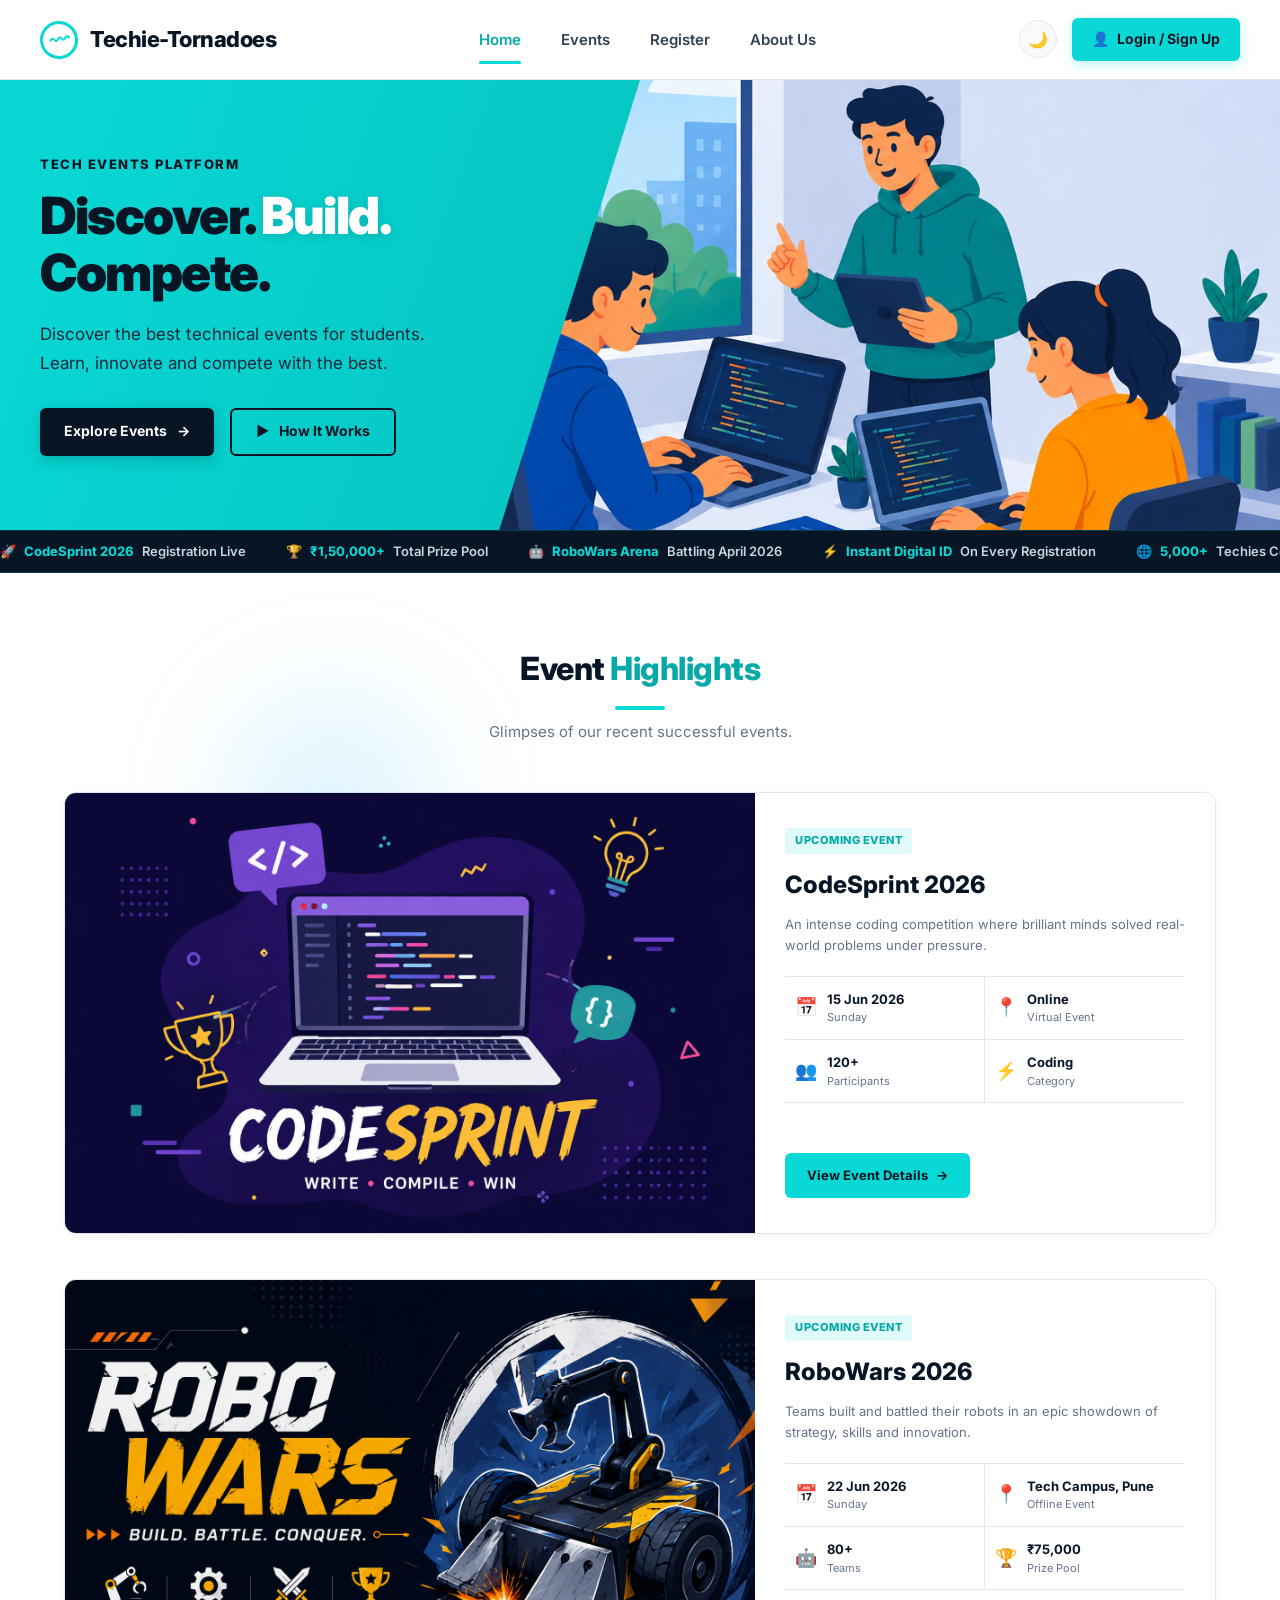
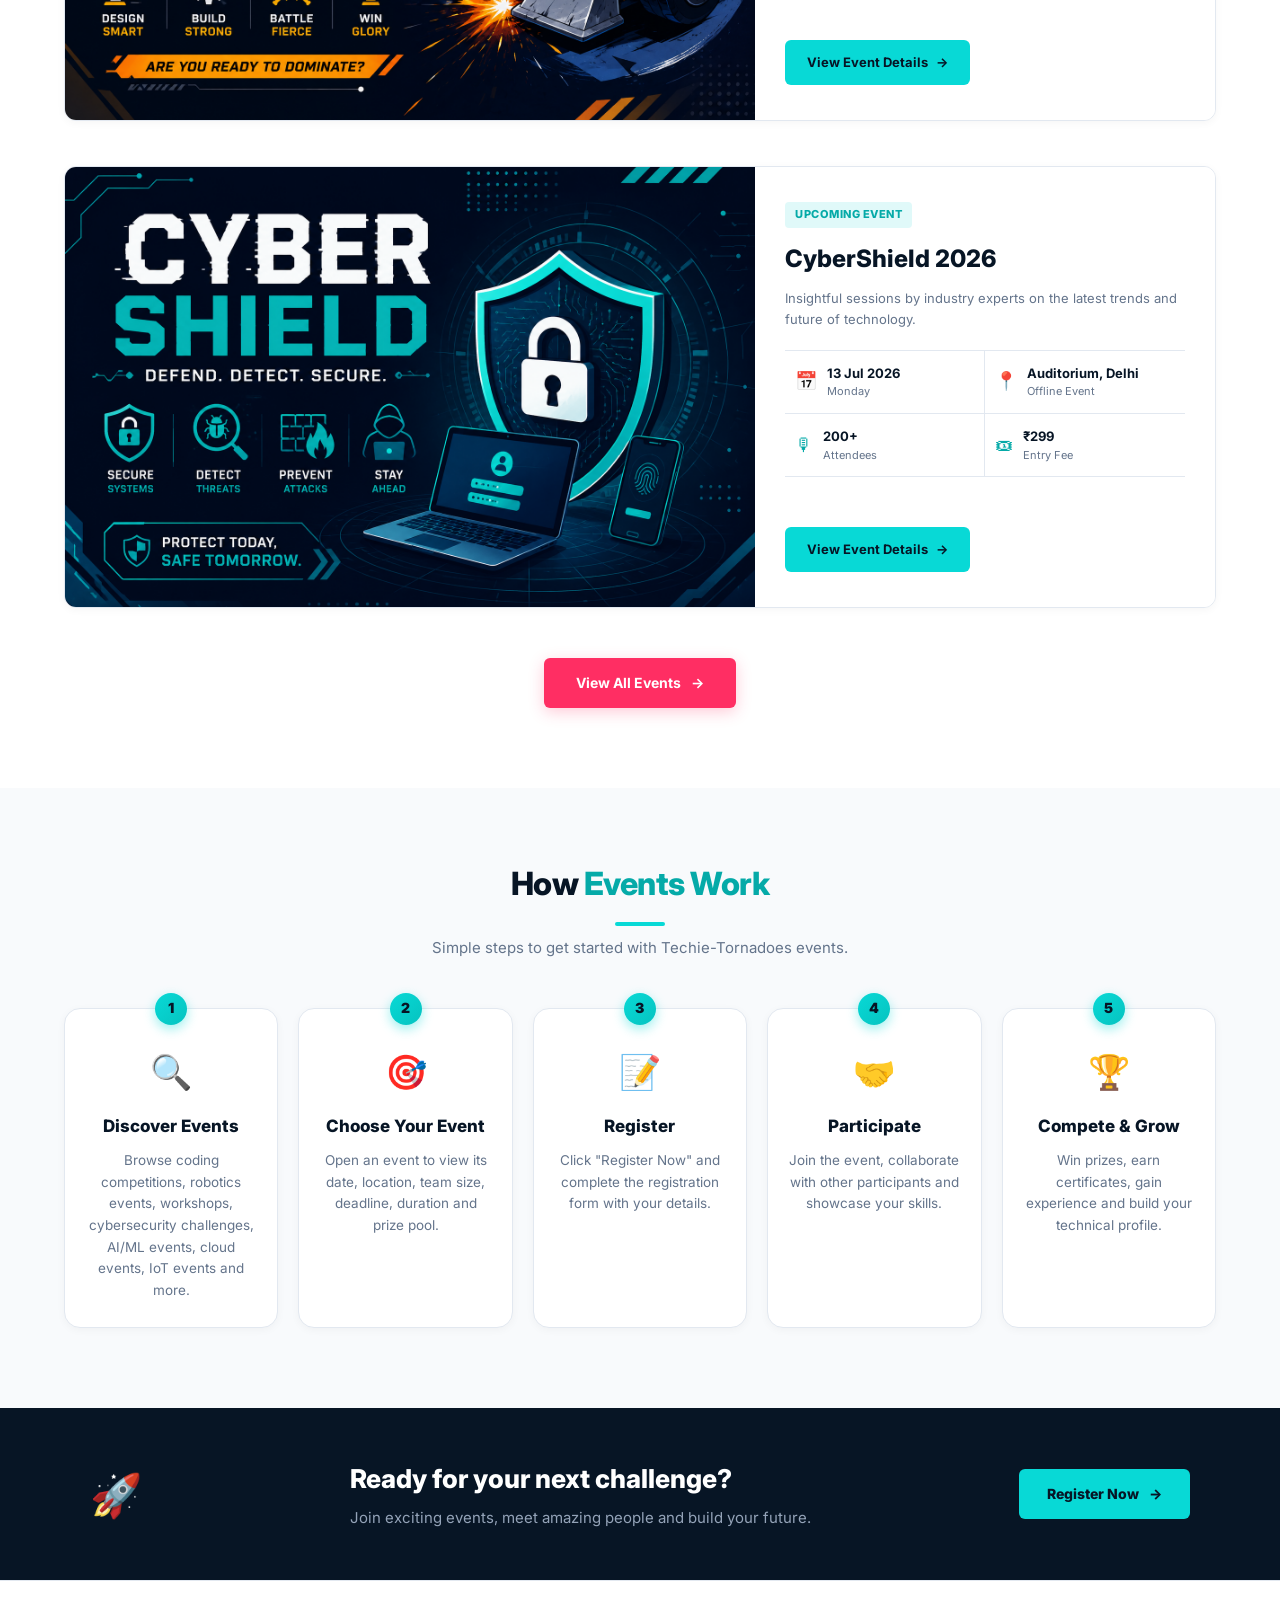
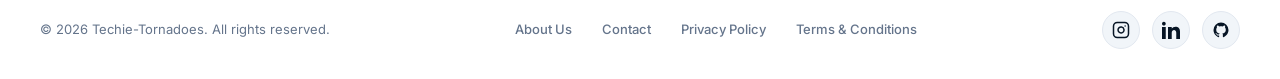
<file: index.html>
<!DOCTYPE html>
<html lang="en">
<head>
    <meta charset="UTF-8">
    <meta name="viewport" content="width=device-width, initial-scale=1.0">
    <title>Techie-Tornadoes | Discover. Build. Compete.</title>
    <meta name="description" content="Discover the best technical events, workshops, hackathons and competitions for students with Techie-Tornadoes.">

    <!-- Google Fonts -->
    <link rel="preconnect" href="https://fonts.googleapis.com">
    <link rel="preconnect" href="https://fonts.gstatic.com" crossorigin>
    <link href="https://fonts.googleapis.com/css2?family=Inter:wght@400;500;600;700;800;900&display=swap" rel="stylesheet">

    <!-- Stylesheets -->
    <link rel="stylesheet" href="css/style.css">
    <link rel="stylesheet" href="css/animations.css">
    <link rel="stylesheet" href="css/dark-mode.css">
    <link rel="stylesheet" href="css/responsive.css">
</head>

<body>

    <!-- ================= NAVBAR ================= -->
    <header class="navbar">
        <div class="nav-container">
            <a href="index.html" class="brand">
                <span class="brand-icon">〰</span>
                <span>Techie-Tornadoes</span>
            </a>

            <nav class="nav-links">
                <a href="index.html" class="active">Home</a>
                <a href="events.html">Events</a>
                <a href="registration.html">Register</a>
                <a href="about.html">About Us</a>
            </nav>

            <div class="nav-right-actions">
                <button type="button" class="dark-mode-toggle" id="themeToggle" aria-label="Toggle dark mode">
                    <span class="theme-icon">🌙</span>
                </button>
                <a href="login.html" class="login-btn shimmer-btn">
                    <span>👤</span>
                    Login / Sign Up
                </a>
            </div>
        </div>
    </header>

    <!-- ================= HERO ================= -->
    <main>
        <section class="hero">
            <div class="hero-ambient-wrap" aria-hidden="true">
                <div class="ambient-orb ambient-orb-1"></div>
                <div class="ambient-orb ambient-orb-2"></div>
            </div>
            <div class="hero-content">
                <div class="hero-text anim-fade-up">
                    <p class="eyebrow">TECH EVENTS PLATFORM</p>
                    <h1>Discover. <span class="turquoise">Build.</span> Compete.</h1>
                    <p class="hero-description">
                        Discover the best technical events for students.<br>
                        Learn, innovate and compete with the best.
                    </p>
                    <div class="hero-buttons">
                        <a href="events.html" class="primary-btn shimmer-btn">
                            Explore Events <span>→</span>
                        </a>
                        <a href="#how-events-work" class="secondary-btn">
                            <span>▶</span> How It Works
                        </a>
                    </div>
                </div>

                <div class="hero-image anim-zoom-in">
                    <img src="images/herosection.png" alt="Students collaborating on tech project" onerror="this.onerror=null; this.src='images/event.png';">
                </div>
            </div>
        </section>

        <!-- ================= LIVE TECH MARQUEE ================= -->
        <div class="tech-marquee-bar" aria-label="Live event announcements">
            <div class="tech-marquee-track">
                <div class="marquee-item">🚀 <span class="highlight">CodeSprint 2026</span> Registration Live</div>
                <div class="marquee-item">🏆 <span class="highlight">₹1,50,000+</span> Total Prize Pool</div>
                <div class="marquee-item">🤖 <span class="highlight">RoboWars Arena</span> Battling April 2026</div>
                <div class="marquee-item">⚡ <span class="highlight">Instant Digital ID</span> On Every Registration</div>
                <div class="marquee-item">🌐 <span class="highlight">5,000+</span> Techies Competing</div>
                <div class="marquee-item">🚀 <span class="highlight">CodeSprint 2026</span> Registration Live</div>
                <div class="marquee-item">🏆 <span class="highlight">₹1,50,000+</span> Total Prize Pool</div>
                <div class="marquee-item">🤖 <span class="highlight">RoboWars Arena</span> Battling April 2026</div>
                <div class="marquee-item">⚡ <span class="highlight">Instant Digital ID</span> On Every Registration</div>
                <div class="marquee-item">🌐 <span class="highlight">5,000+</span> Techies Competing</div>
            </div>
        </div>

        <!-- ================= EVENT HIGHLIGHTS ================= -->
        <section id="highlights" class="highlights">
            <div class="section-header">
                <h2>Event <span>Highlights</span></h2>
                <p>Glimpses of our recent successful events.</p>
            </div>

            <div class="highlight-events">

                <!-- FEATURED EVENT 1: CODESPRINT -->
                <article class="highlight-event">
                    <div class="highlight-gallery">
                        <img class="main-event-image" src="images/codesprint.png" alt="CodeSprint 2026 Event" onerror="this.onerror=null; this.src='images/event.png';">
                    </div>

                    <div class="event-details">
                        <span class="past-event">UPCOMING EVENT</span>
                        <h3>CodeSprint 2026</h3>
                        <p class="event-description">
                            An intense coding competition where brilliant minds solved real-world problems under pressure.
                        </p>

                        <div class="event-info-grid">
                            <div class="event-info">
                                <span class="info-icon">📅</span>
                                <div>
                                    <strong>15 Jun 2026</strong>
                                    <small>Sunday</small>
                                </div>
                            </div>
                            <div class="event-info">
                                <span class="info-icon">📍</span>
                                <div>
                                    <strong>Online</strong>
                                    <small>Virtual Event</small>
                                </div>
                            </div>
                            <div class="event-info">
                                <span class="info-icon">👥</span>
                                <div>
                                    <strong>120+</strong>
                                    <small>Participants</small>
                                </div>
                            </div>
                            <div class="event-info">
                                <span class="info-icon">⚡</span>
                                <div>
                                    <strong>Coding</strong>
                                    <small>Category</small>
                                </div>
                            </div>
                        </div>

                        <a href="events.html" class="event-details-btn">
                            View Event Details <span>→</span>
                        </a>
                    </div>
                </article>

                <!-- FEATURED EVENT 2: ROBOWARS -->
                <article class="highlight-event">
                    <div class="highlight-gallery">
                        <img class="main-event-image" src="images/robowars.png" alt="RoboWars 2026 Event" onerror="this.onerror=null; this.src='images/event.png';">
                    </div>

                    <div class="event-details">
                        <span class="past-event">UPCOMING EVENT</span>
                        <h3>RoboWars 2026</h3>
                        <p class="event-description">
                            Teams built and battled their robots in an epic showdown of strategy, skills and innovation.
                        </p>

                        <div class="event-info-grid">
                            <div class="event-info">
                                <span class="info-icon">📅</span>
                                <div>
                                    <strong>22 Jun 2026</strong>
                                    <small>Sunday</small>
                                </div>
                            </div>
                            <div class="event-info">
                                <span class="info-icon">📍</span>
                                <div>
                                    <strong>Tech Campus, Pune</strong>
                                    <small>Offline Event</small>
                                </div>
                            </div>
                            <div class="event-info">
                                <span class="info-icon">🤖</span>
                                <div>
                                    <strong>80+</strong>
                                    <small>Teams</small>
                                </div>
                            </div>
                            <div class="event-info">
                                <span class="info-icon">🏆</span>
                                <div>
                                    <strong>₹75,000</strong>
                                    <small>Prize Pool</small>
                                </div>
                            </div>
                        </div>

                        <a href="events.html" class="event-details-btn">
                            View Event Details <span>→</span>
                        </a>
                    </div>
                </article>

                <!-- FEATURED EVENT 3: TECHTALKS -->
                <article class="highlight-event">
                    <div class="highlight-gallery">
                        <img class="main-event-image" src="images/cybershield.png" alt="TechTalks 2026 Event" onerror="this.onerror=null; this.src='images/event.png';">
                    </div>

                    <div class="event-details">
                        <span class="past-event">UPCOMING EVENT</span>
                        <h3>CyberShield 2026</h3>
                        <p class="event-description">
                            Insightful sessions by industry experts on the latest trends and future of technology.
                        </p>

                        <div class="event-info-grid">
                            <div class="event-info">
                                <span class="info-icon">📅</span>
                                <div>
                                    <strong>13 Jul 2026</strong>
                                    <small>Monday</small>
                                </div>
                            </div>
                            <div class="event-info">
                                <span class="info-icon">📍</span>
                                <div>
                                    <strong>Auditorium, Delhi</strong>
                                    <small>Offline Event</small>
                                </div>
                            </div>
                            <div class="event-info">
                                <span class="info-icon">🎙</span>
                                <div>
                                    <strong>200+</strong>
                                    <small>Attendees</small>
                                </div>
                            </div>
                            <div class="event-info">
                                <span class="info-icon">🎟</span>
                                <div>
                                    <strong>₹299</strong>
                                    <small>Entry Fee</small>
                                </div>
                            </div>
                        </div>

                        <a href="events.html" class="event-details-btn">
                            View Event Details <span>→</span>
                        </a>
                    </div>
                </article>

            </div>

            <a href="events.html" class="view-events">
                View All Events <span>→</span>
            </a>
        </section>

        <!-- ================= HOW EVENTS WORK ================= -->
        <section id="how-events-work" class="how-events-work scroll-animate">
            <div class="section-header">
                <h2>How <span>Events Work</span></h2>
                <p>Simple steps to get started with Techie-Tornadoes events.</p>
            </div>

            <div class="steps-grid">
                <div class="step-card">
                    <div class="step-badge">1</div>
                    <div class="step-icon">🔍</div>
                    <h3>Discover Events</h3>
                    <p>Browse coding competitions, robotics events, workshops, cybersecurity challenges, AI/ML events, cloud events, IoT events and more.</p>
                </div>

                <div class="step-card">
                    <div class="step-badge">2</div>
                    <div class="step-icon">🎯</div>
                    <h3>Choose Your Event</h3>
                    <p>Open an event to view its date, location, team size, deadline, duration and prize pool.</p>
                </div>

                <div class="step-card">
                    <div class="step-badge">3</div>
                    <div class="step-icon">📝</div>
                    <h3>Register</h3>
                    <p>Click "Register Now" and complete the registration form with your details.</p>
                </div>

                <div class="step-card">
                    <div class="step-badge">4</div>
                    <div class="step-icon">🤝</div>
                    <h3>Participate</h3>
                    <p>Join the event, collaborate with other participants and showcase your skills.</p>
                </div>

                <div class="step-card">
                    <div class="step-badge">5</div>
                    <div class="step-icon">🏆</div>
                    <h3>Compete & Grow</h3>
                    <p>Win prizes, earn certificates, gain experience and build your technical profile.</p>
                </div>
            </div>
        </section>

        <!-- ================= CTA ================= -->
        <section class="cta">
            <div class="cta-container">
                <div class="cta-icon">🚀</div>
                <div class="cta-text">
                    <h2>Ready for your next challenge?</h2>
                    <p>Join exciting events, meet amazing people and build your future.</p>
                </div>
                <a href="registration.html" class="cta-button">
                    Register Now <span>→</span>
                </a>
            </div>
        </section>
    </main>

    <!-- ================= FOOTER ================= -->
    <footer>
        <div class="footer-container">
            <p>© <span data-current-year>2026</span> Techie-Tornadoes. All rights reserved.</p>
            <div class="footer-links">
                <a href="about.html">About Us</a>
                <a href="contact.html">Contact</a>
                <a href="privacy.html">Privacy Policy</a>
                <a href="terms.html">Terms & Conditions</a>
            </div>
            <div class="social-links">
                <a href="https://www.instagram.com/techietornadoes" class="social-instagram" target="_blank" rel="noopener" aria-label="Instagram">
                    <svg width="18" height="18" viewBox="0 0 24 24" fill="none" stroke="currentColor" stroke-width="2" stroke-linecap="round" stroke-linejoin="round">
                        <rect x="2" y="2" width="20" height="20" rx="5" ry="5"></rect>
                        <path d="M16 11.37A4 4 0 1 1 12.63 8 4 4 0 0 1 16 11.37z"></path>
                        <line x1="17.5" y1="6.5" x2="17.51" y2="6.5"></line>
                    </svg>
                </a>
                <a href="https://www.linkedin.com/company/techie-tornadoes" class="social-linkedin" target="_blank" rel="noopener" aria-label="LinkedIn">
                    <svg width="18" height="18" viewBox="0 0 24 24" fill="currentColor">
                        <path d="M4.98 3.5c0 1.381-1.11 2.5-2.48 2.5s-2.48-1.119-2.48-2.5c0-1.38 1.11-2.5 2.48-2.5s2.48 1.12 2.48 2.5zm.02 4.5h-5v16h5v-16zm7.982 0h-4.968v16h4.969v-8.399c0-4.67 6.029-5.052 6.029 0v8.399h4.988v-10.131c0-7.88-8.922-7.593-11.018-3.714v-2.155z"/>
                    </svg>
                </a>
                <a href="https://github.com/techie-tornadoes" class="social-github" target="_blank" rel="noopener" aria-label="GitHub">
                    <svg width="18" height="18" viewBox="0 0 24 24" fill="currentColor">
                        <path d="M12 2A10 10 0 0 0 2 12c0 4.42 2.87 8.17 6.84 9.5.5.08.66-.23.66-.5v-1.69c-2.77.6-3.36-1.34-3.36-1.34-.46-1.16-1.11-1.47-1.11-1.47-.91-.62.07-.6.07-.6 1 .07 1.53 1.03 1.53 1.03.87 1.52 2.34 1.07 2.91.83.1-.65.35-1.09.63-1.34-2.22-.25-4.55-1.11-4.55-4.92 0-1.11.38-2 1.03-2.71-.1-.25-.45-1.29.1-2.64 0 0 .84-.27 2.75 1.02.79-.22 1.65-.33 2.5-.33.85 0 1.71.11 2.5.33 1.91-1.29 2.75-1.02 2.75-1.02.55 1.35.2 2.39.1 2.64.65.71 1.03 1.6 1.03 2.71 0 3.82-2.34 4.66-4.57 4.91.36.31.69.92.69 1.85V21c0 .27.16.59.67.5C19.14 20.16 22 16.42 22 12A10 10 0 0 0 12 2z"/>
                    </svg>
                </a>
            </div>
        </div>
    </footer>

    <!-- Scripts -->
    <script src="js/storage.js"></script>
    <script src="js/dark-mode.js"></script>
    <script src="js/animations.js"></script>
    <script src="js/main.js"></script>

</body>

</html>
</file>
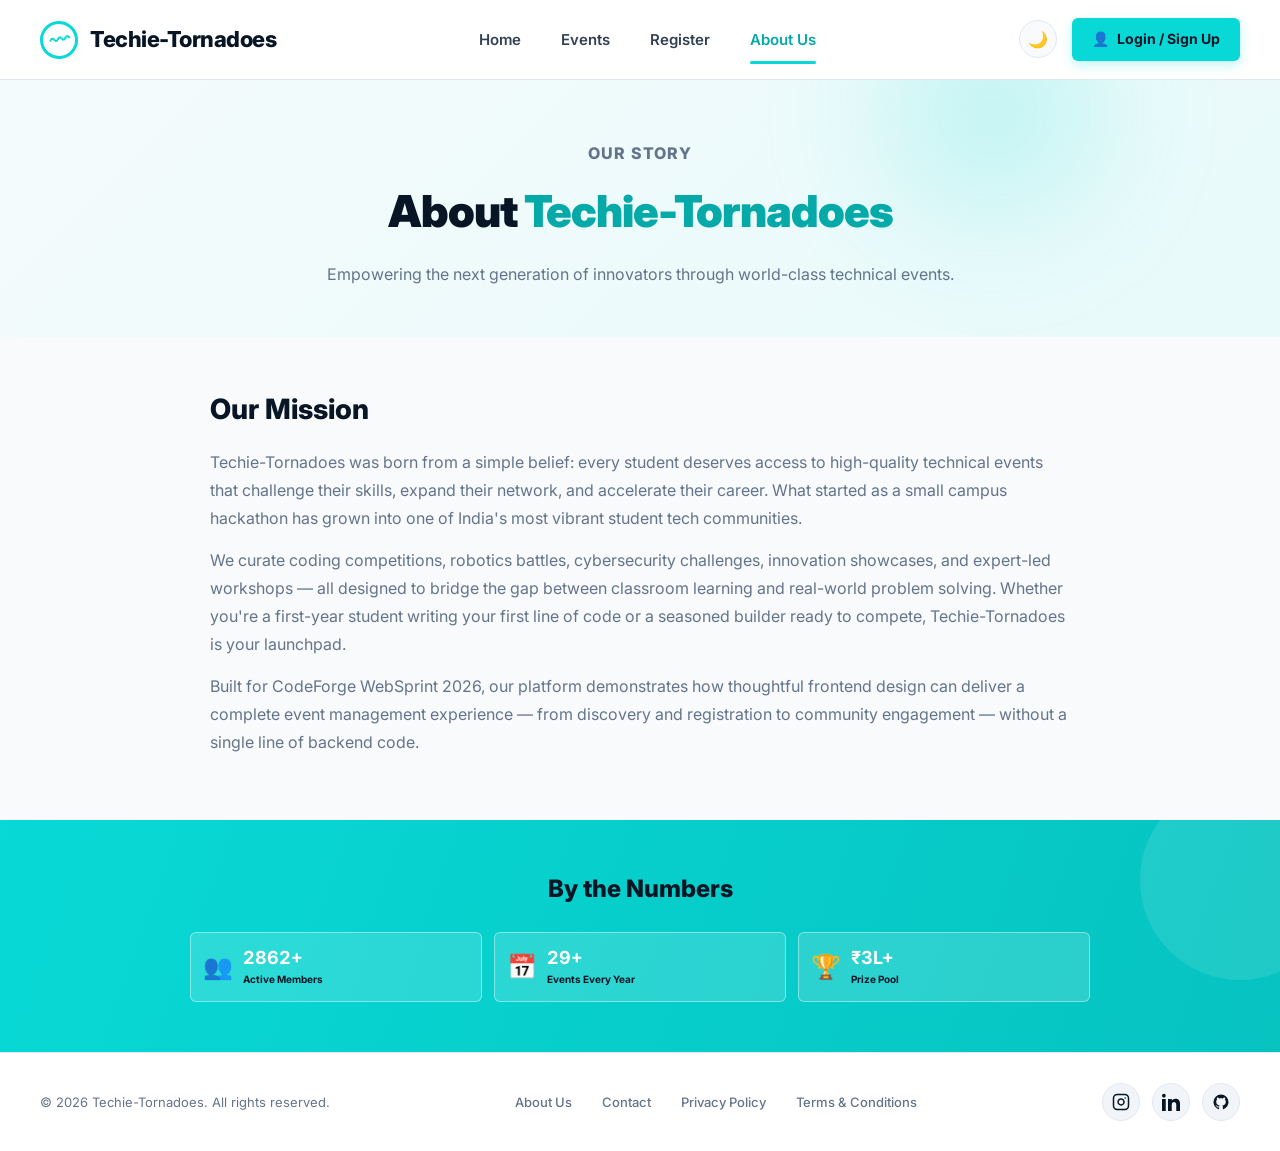
<file: about.html>
<!DOCTYPE html>
<html lang="en">
<head>
    <meta charset="UTF-8">
    <meta name="viewport" content="width=device-width, initial-scale=1.0">
    <title>About Us | Techie-Tornadoes</title>
    <meta name="description" content="Learn about Techie-Tornadoes — our mission, community stats, and past successful tech events.">

    <link rel="preconnect" href="https://fonts.googleapis.com">
    <link rel="preconnect" href="https://fonts.gstatic.com" crossorigin>
    <link href="https://fonts.googleapis.com/css2?family=Inter:wght@400;500;600;700;800;900&display=swap" rel="stylesheet">

    <link rel="stylesheet" href="css/style.css">
    <link rel="stylesheet" href="css/registration.css">
    <link rel="stylesheet" href="css/pages.css">
    <link rel="stylesheet" href="css/animations.css">
    <link rel="stylesheet" href="css/dark-mode.css">
    <link rel="stylesheet" href="css/responsive.css">
</head>
<body>

    <header class="navbar">
        <div class="nav-container">
            <a href="index.html" class="brand">
                <span class="brand-icon">〰</span>
                <span>Techie-Tornadoes</span>
            </a>
            <nav class="nav-links">
                <a href="index.html">Home</a>
                <a href="events.html">Events</a>
                <a href="registration.html">Register</a>
                <a href="about.html" class="active">About Us</a>
            </nav>
            <div class="nav-right-actions">
                <button type="button" class="dark-mode-toggle" id="themeToggle" aria-label="Toggle dark mode">
                    <span class="theme-icon">🌙</span>
                </button>
                <a href="login.html" class="login-btn shimmer-btn">
                    <span>👤</span>
                    Login / Sign Up
                </a>
            </div>
        </div>
    </header>

    <main>
        <section class="page-hero">
            <div class="hero-ambient-wrap" aria-hidden="true">
                <div class="ambient-orb ambient-orb-1"></div>
            </div>
            <div class="page-hero-content anim-fade-up">
                <p class="page-eyebrow">OUR STORY</p>
                <h1>About <span>Techie-Tornadoes</span></h1>
                <p>Empowering the next generation of innovators through world-class technical events.</p>
            </div>
        </section>

        <section class="about-mission anim-fade-up">
            <h2>Our Mission</h2>
            <p>Techie-Tornadoes was born from a simple belief: every student deserves access to high-quality technical events that challenge their skills, expand their network, and accelerate their career. What started as a small campus hackathon has grown into one of India's most vibrant student tech communities.</p>
            <p>We curate coding competitions, robotics battles, cybersecurity challenges, innovation showcases, and expert-led workshops — all designed to bridge the gap between classroom learning and real-world problem solving. Whether you're a first-year student writing your first line of code or a seasoned builder ready to compete, Techie-Tornadoes is your launchpad.</p>
            <p>Built for CodeForge WebSprint 2026, our platform demonstrates how thoughtful frontend design can deliver a complete event management experience — from discovery and registration to community engagement — without a single line of backend code.</p>
        </section>

        <section class="about-stats-band">
            <div class="about-stats-inner anim-fade-up">
                <h2>By the Numbers</h2>
                <div class="intro-stats">
                    <div class="stat-card tilt-card">
                        <div class="stat-icon">👥</div>
                        <div>
                            <strong class="counter-number">5000+</strong>
                            <span>Active Members</span>
                        </div>
                    </div>
                    <div class="stat-card tilt-card">
                        <div class="stat-icon">📅</div>
                        <div>
                            <strong class="counter-number">50+</strong>
                            <span>Events Every Year</span>
                        </div>
                    </div>
                    <div class="stat-card tilt-card">
                        <div class="stat-icon">🏆</div>
                        <div>
                            <strong class="counter-number">₹5L+</strong>
                            <span>Prize Pool</span>
                        </div>
                    </div>
                </div>
            </div>
        </section>
    </main>

    <footer>
        <div class="footer-container">
            <p>© <span data-current-year>2026</span> Techie-Tornadoes. All rights reserved.</p>
            <div class="footer-links">
                <a href="about.html">About Us</a>
                <a href="contact.html">Contact</a>
                <a href="privacy.html">Privacy Policy</a>
                <a href="terms.html">Terms & Conditions</a>
            </div>
            <div class="social-links">
                <a href="https://www.instagram.com/techietornadoes" class="social-instagram" target="_blank" rel="noopener" aria-label="Instagram">
                    <svg width="18" height="18" viewBox="0 0 24 24" fill="none" stroke="currentColor" stroke-width="2" stroke-linecap="round" stroke-linejoin="round">
                        <rect x="2" y="2" width="20" height="20" rx="5" ry="5"></rect>
                        <path d="M16 11.37A4 4 0 1 1 12.63 8 4 4 0 0 1 16 11.37z"></path>
                        <line x1="17.5" y1="6.5" x2="17.51" y2="6.5"></line>
                    </svg>
                </a>
                <a href="https://www.linkedin.com/company/techie-tornadoes" class="social-linkedin" target="_blank" rel="noopener" aria-label="LinkedIn">
                    <svg width="18" height="18" viewBox="0 0 24 24" fill="currentColor">
                        <path d="M4.98 3.5c0 1.381-1.11 2.5-2.48 2.5s-2.48-1.119-2.48-2.5c0-1.38 1.11-2.5 2.48-2.5s2.48 1.12 2.48 2.5zm.02 4.5h-5v16h5v-16zm7.982 0h-4.968v16h4.969v-8.399c0-4.67 6.029-5.052 6.029 0v8.399h4.988v-10.131c0-7.88-8.922-7.593-11.018-3.714v-2.155z"/>
                    </svg>
                </a>
                <a href="https://github.com/techie-tornadoes" class="social-github" target="_blank" rel="noopener" aria-label="GitHub">
                    <svg width="18" height="18" viewBox="0 0 24 24" fill="currentColor">
                        <path d="M12 2A10 10 0 0 0 2 12c0 4.42 2.87 8.17 6.84 9.5.5.08.66-.23.66-.5v-1.69c-2.77.6-3.36-1.34-3.36-1.34-.46-1.16-1.11-1.47-1.11-1.47-.91-.62.07-.6.07-.6 1 .07 1.53 1.03 1.53 1.03.87 1.52 2.34 1.07 2.91.83.1-.65.35-1.09.63-1.34-2.22-.25-4.55-1.11-4.55-4.92 0-1.11.38-2 1.03-2.71-.1-.25-.45-1.29.1-2.64 0 0 .84-.27 2.75 1.02.79-.22 1.65-.33 2.5-.33.85 0 1.71.11 2.5.33 1.91-1.29 2.75-1.02 2.75-1.02.55 1.35.2 2.39.1 2.64.65.71 1.03 1.6 1.03 2.71 0 3.82-2.34 4.66-4.57 4.91.36.31.69.92.69 1.85V21c0 .27.16.59.67.5C19.14 20.16 22 16.42 22 12A10 10 0 0 0 12 2z"/>
                    </svg>
                </a>
            </div>
        </div>
    </footer>

    <script src="js/storage.js"></script>
    <script src="js/dark-mode.js"></script>
    <script src="js/animations.js"></script>
    <script src="js/main.js"></script>
</body>
</html>
</file>
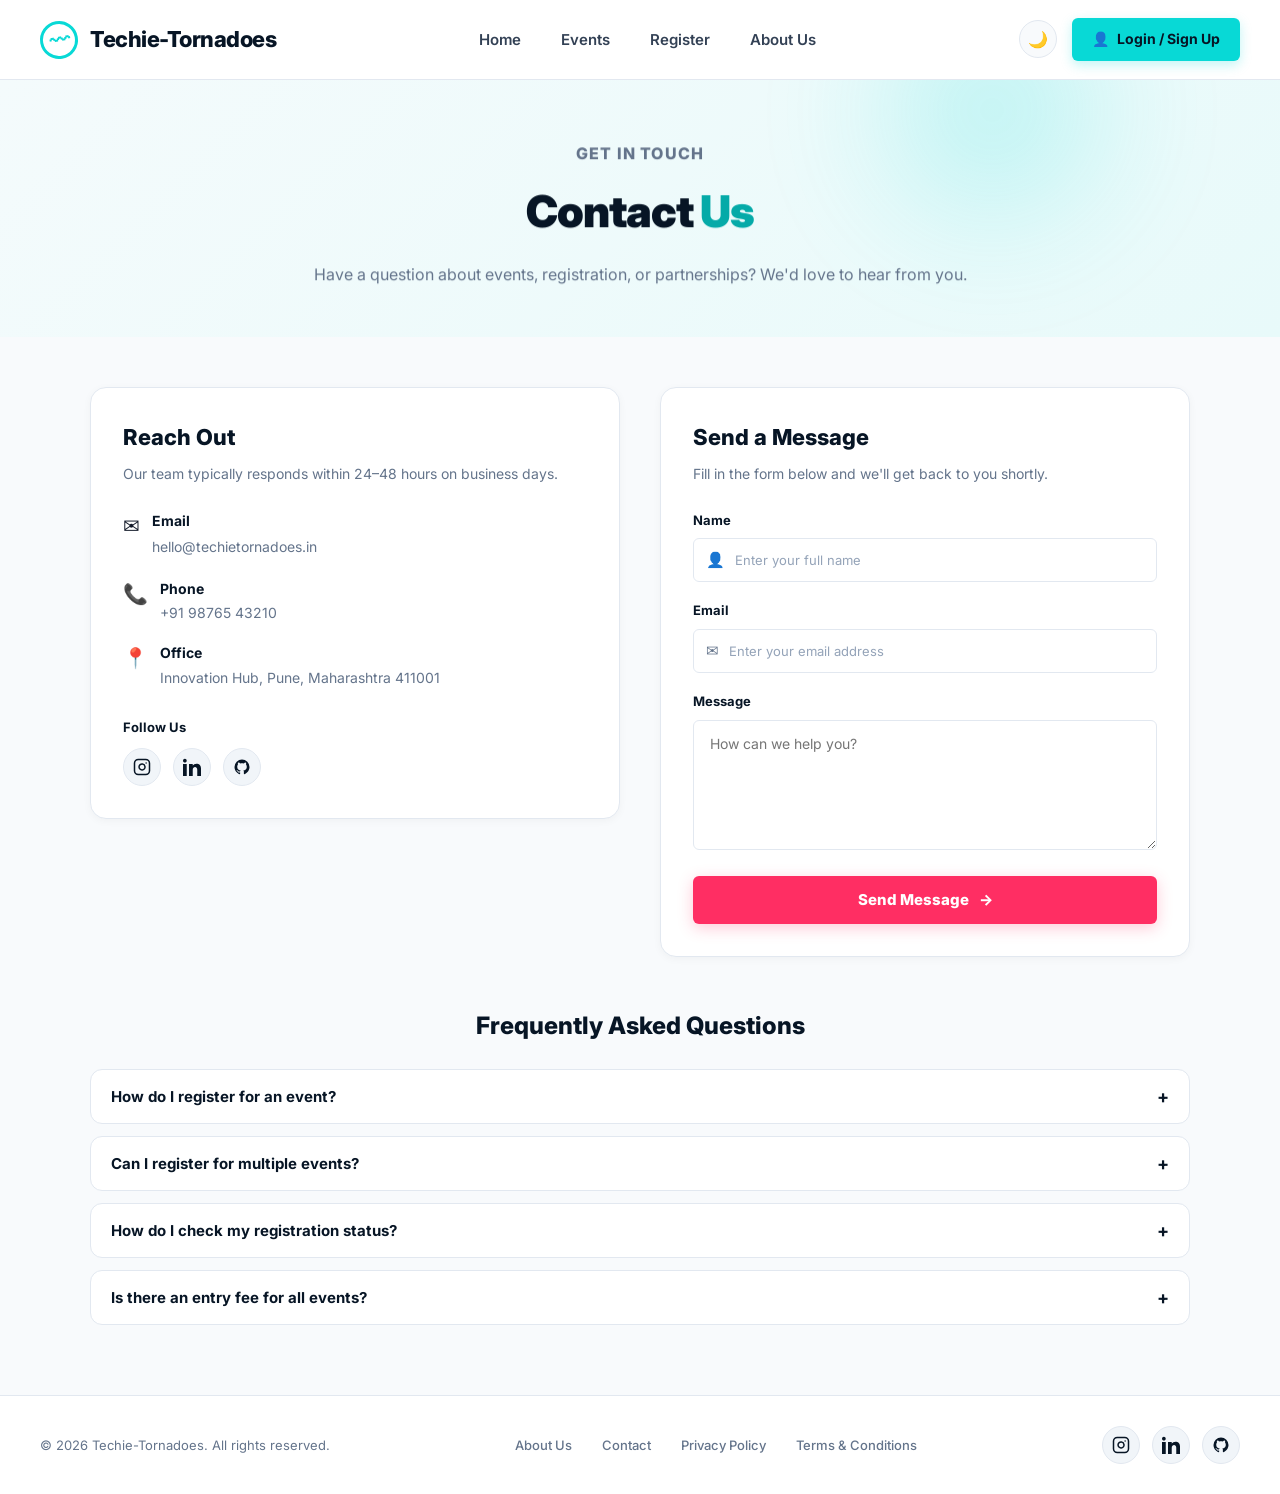
<file: contact.html>
<!DOCTYPE html>
<html lang="en">
<head>
    <meta charset="UTF-8">
    <meta name="viewport" content="width=device-width, initial-scale=1.0">
    <title>Contact | Techie-Tornadoes</title>
    <meta name="description" content="Get in touch with Techie-Tornadoes — questions, support, partnerships, and event inquiries.">

    <link rel="preconnect" href="https://fonts.googleapis.com">
    <link rel="preconnect" href="https://fonts.gstatic.com" crossorigin>
    <link href="https://fonts.googleapis.com/css2?family=Inter:wght@400;500;600;700;800;900&display=swap" rel="stylesheet">

    <link rel="stylesheet" href="css/style.css">
    <link rel="stylesheet" href="css/registration.css">
    <link rel="stylesheet" href="css/pages.css">
    <link rel="stylesheet" href="css/animations.css">
    <link rel="stylesheet" href="css/dark-mode.css">
    <link rel="stylesheet" href="css/responsive.css">
</head>
<body>

    <header class="navbar">
        <div class="nav-container">
            <a href="index.html" class="brand">
                <span class="brand-icon">〰</span>
                <span>Techie-Tornadoes</span>
            </a>
            <nav class="nav-links">
                <a href="index.html">Home</a>
                <a href="events.html">Events</a>
                <a href="registration.html">Register</a>
                <a href="about.html">About Us</a>
            </nav>
            <div class="nav-right-actions">
                <button type="button" class="dark-mode-toggle" id="themeToggle" aria-label="Toggle dark mode">
                    <span class="theme-icon">🌙</span>
                </button>
                <a href="login.html" class="login-btn shimmer-btn">
                    <span>👤</span>
                    Login / Sign Up
                </a>
            </div>
        </div>
    </header>

    <main>
        <section class="page-hero">
            <div class="hero-ambient-wrap" aria-hidden="true">
                <div class="ambient-orb ambient-orb-1"></div>
            </div>
            <div class="page-hero-content anim-fade-up">
                <p class="page-eyebrow">GET IN TOUCH</p>
                <h1>Contact <span>Us</span></h1>
                <p>Have a question about events, registration, or partnerships? We'd love to hear from you.</p>
            </div>
        </section>

        <section class="contact-page">
            <div class="contact-layout">
                <div class="contact-details-card tilt-card anim-fade-up">
                    <h2>Reach Out</h2>
                    <p>Our team typically responds within 24–48 hours on business days.</p>

                    <div class="contact-info-list">
                        <div class="contact-info-item">
                            <span>✉</span>
                            <div>
                                <strong>Email</strong>
                                <a href="mailto:hello@techietornadoes.in">hello@techietornadoes.in</a>
                            </div>
                        </div>
                        <div class="contact-info-item">
                            <span>📞</span>
                            <div>
                                <strong>Phone</strong>
                                <p>+91 98765 43210</p>
                            </div>
                        </div>
                        <div class="contact-info-item">
                            <span>📍</span>
                            <div>
                                <strong>Office</strong>
                                <p>Innovation Hub, Pune, Maharashtra 411001</p>
                            </div>
                        </div>
                    </div>

                    <strong style="display:block; font-size:13px; color:var(--navy); margin-bottom:10px;">Follow Us</strong>
                    <div class="contact-social">
                        <a href="https://www.instagram.com/techietornadoes" class="social-instagram" target="_blank" rel="noopener" aria-label="Instagram">
                            <svg width="18" height="18" viewBox="0 0 24 24" fill="none" stroke="currentColor" stroke-width="2" stroke-linecap="round" stroke-linejoin="round">
                                <rect x="2" y="2" width="20" height="20" rx="5" ry="5"></rect>
                                <path d="M16 11.37A4 4 0 1 1 12.63 8 4 4 0 0 1 16 11.37z"></path>
                                <line x1="17.5" y1="6.5" x2="17.51" y2="6.5"></line>
                            </svg>
                        </a>
                        <a href="https://www.linkedin.com/company/techie-tornadoes" class="social-linkedin" target="_blank" rel="noopener" aria-label="LinkedIn">
                            <svg width="18" height="18" viewBox="0 0 24 24" fill="currentColor">
                                <path d="M4.98 3.5c0 1.381-1.11 2.5-2.48 2.5s-2.48-1.119-2.48-2.5c0-1.38 1.11-2.5 2.48-2.5s2.48 1.12 2.48 2.5zm.02 4.5h-5v16h5v-16zm7.982 0h-4.968v16h4.969v-8.399c0-4.67 6.029-5.052 6.029 0v8.399h4.988v-10.131c0-7.88-8.922-7.593-11.018-3.714v-2.155z"/>
                            </svg>
                        </a>
                        <a href="https://github.com/techie-tornadoes" class="social-github" target="_blank" rel="noopener" aria-label="GitHub">
                            <svg width="18" height="18" viewBox="0 0 24 24" fill="currentColor">
                                <path d="M12 2A10 10 0 0 0 2 12c0 4.42 2.87 8.17 6.84 9.5.5.08.66-.23.66-.5v-1.69c-2.77.6-3.36-1.34-3.36-1.34-.46-1.16-1.11-1.47-1.11-1.47-.91-.62.07-.6.07-.6 1 .07 1.53 1.03 1.53 1.03.87 1.52 2.34 1.07 2.91.83.1-.65.35-1.09.63-1.34-2.22-.25-4.55-1.11-4.55-4.92 0-1.11.38-2 1.03-2.71-.1-.25-.45-1.29.1-2.64 0 0 .84-.27 2.75 1.02.79-.22 1.65-.33 2.5-.33.85 0 1.71.11 2.5.33 1.91-1.29 2.75-1.02 2.75-1.02.55 1.35.2 2.39.1 2.64.65.71 1.03 1.6 1.03 2.71 0 3.82-2.34 4.66-4.57 4.91.36.31.69.92.69 1.85V21c0 .27.16.59.67.5C19.14 20.16 22 16.42 22 12A10 10 0 0 0 12 2z"/>
                            </svg>
                        </a>
                    </div>
                </div>

                <div class="contact-form-card tilt-card anim-fade-up">
                    <h2>Send a Message</h2>
                    <p>Fill in the form below and we'll get back to you shortly.</p>

                    <form id="contactForm" class="registration-form" novalidate>
                        <div class="form-group">
                            <label for="contactName">Name</label>
                            <div class="input-wrapper">
                                <span>👤</span>
                                <input type="text" id="contactName" name="contactName" placeholder="Enter your full name" required>
                            </div>
                        </div>

                        <div class="form-group">
                            <label for="contactEmail">Email</label>
                            <div class="input-wrapper">
                                <span>✉</span>
                                <input type="email" id="contactEmail" name="contactEmail" placeholder="Enter your email address" required>
                            </div>
                        </div>

                        <div class="form-group">
                            <label for="contactMessage">Message</label>
                            <textarea id="contactMessage" name="contactMessage" placeholder="How can we help you?" required></textarea>
                        </div>

                        <div id="contactFormMessage" class="form-message"></div>

                        <button type="submit" class="register-button shimmer-btn">
                            Send Message <span>→</span>
                        </button>
                    </form>
                </div>
            </div>

            <div class="faq-section scroll-animate">
                <h2>Frequently Asked Questions</h2>
                <div class="faq-list">
                    <div class="faq-item">
                        <button type="button" class="faq-question">
                            How do I register for an event?
                            <span class="faq-icon">+</span>
                        </button>
                        <div class="faq-answer">
                            <p>Visit our Events page, choose an event, and click Register. You'll be taken to the registration form with the event pre-selected. Fill in your details and submit to confirm your spot.</p>
                        </div>
                    </div>
                    <div class="faq-item">
                        <button type="button" class="faq-question">
                            Can I register for multiple events?
                            <span class="faq-icon">+</span>
                        </button>
                        <div class="faq-answer">
                            <p>Yes! You can register for as many events as you like using the same email address. Each event registration generates a unique Registration ID.</p>
                        </div>
                    </div>
                    <div class="faq-item">
                        <button type="button" class="faq-question">
                            How do I check my registration status?
                            <span class="faq-icon">+</span>
                        </button>
                        <div class="faq-answer">
                            <p>Go to the Registration page and click "Check Status / Login" at the bottom. Enter your email or Registration ID to view all your confirmed registrations.</p>
                        </div>
                    </div>
                    <div class="faq-item">
                        <button type="button" class="faq-question">
                            Is there an entry fee for all events?
                            <span class="faq-icon">+</span>
                        </button>
                        <div class="faq-answer">
                            <p>Most competitions are free to enter. Some workshops like TechTalks 2026 have a nominal entry fee of ₹299. Check each event's details page for specific pricing.</p>
                        </div>
                    </div>
                </div>
            </div>
        </section>
    </main>

    <footer>
        <div class="footer-container">
            <p>© <span data-current-year>2026</span> Techie-Tornadoes. All rights reserved.</p>
            <div class="footer-links">
                <a href="about.html">About Us</a>
                <a href="contact.html">Contact</a>
                <a href="privacy.html">Privacy Policy</a>
                <a href="terms.html">Terms & Conditions</a>
            </div>
            <div class="social-links">
                <a href="https://www.instagram.com/techietornadoes" class="social-instagram" target="_blank" rel="noopener" aria-label="Instagram">
                    <svg width="18" height="18" viewBox="0 0 24 24" fill="none" stroke="currentColor" stroke-width="2" stroke-linecap="round" stroke-linejoin="round">
                        <rect x="2" y="2" width="20" height="20" rx="5" ry="5"></rect>
                        <path d="M16 11.37A4 4 0 1 1 12.63 8 4 4 0 0 1 16 11.37z"></path>
                        <line x1="17.5" y1="6.5" x2="17.51" y2="6.5"></line>
                    </svg>
                </a>
                <a href="https://www.linkedin.com/company/techie-tornadoes" class="social-linkedin" target="_blank" rel="noopener" aria-label="LinkedIn">
                    <svg width="18" height="18" viewBox="0 0 24 24" fill="currentColor">
                        <path d="M4.98 3.5c0 1.381-1.11 2.5-2.48 2.5s-2.48-1.119-2.48-2.5c0-1.38 1.11-2.5 2.48-2.5s2.48 1.12 2.48 2.5zm.02 4.5h-5v16h5v-16zm7.982 0h-4.968v16h4.969v-8.399c0-4.67 6.029-5.052 6.029 0v8.399h4.988v-10.131c0-7.88-8.922-7.593-11.018-3.714v-2.155z"/>
                    </svg>
                </a>
                <a href="https://github.com/techie-tornadoes" class="social-github" target="_blank" rel="noopener" aria-label="GitHub">
                    <svg width="18" height="18" viewBox="0 0 24 24" fill="currentColor">
                        <path d="M12 2A10 10 0 0 0 2 12c0 4.42 2.87 8.17 6.84 9.5.5.08.66-.23.66-.5v-1.69c-2.77.6-3.36-1.34-3.36-1.34-.46-1.16-1.11-1.47-1.11-1.47-.91-.62.07-.6.07-.6 1 .07 1.53 1.03 1.53 1.03.87 1.52 2.34 1.07 2.91.83.1-.65.35-1.09.63-1.34-2.22-.25-4.55-1.11-4.55-4.92 0-1.11.38-2 1.03-2.71-.1-.25-.45-1.29.1-2.64 0 0 .84-.27 2.75 1.02.79-.22 1.65-.33 2.5-.33.85 0 1.71.11 2.5.33 1.91-1.29 2.75-1.02 2.75-1.02.55 1.35.2 2.39.1 2.64.65.71 1.03 1.6 1.03 2.71 0 3.82-2.34 4.66-4.57 4.91.36.31.69.92.69 1.85V21c0 .27.16.59.67.5C19.14 20.16 22 16.42 22 12A10 10 0 0 0 12 2z"/>
                    </svg>
                </a>
            </div>
        </div>
    </footer>

    <script src="js/storage.js"></script>
    <script src="js/dark-mode.js"></script>
    <script src="js/contact.js"></script>
    <script src="js/animations.js"></script>
    <script src="js/main.js"></script>
</body>
</html>
</file>
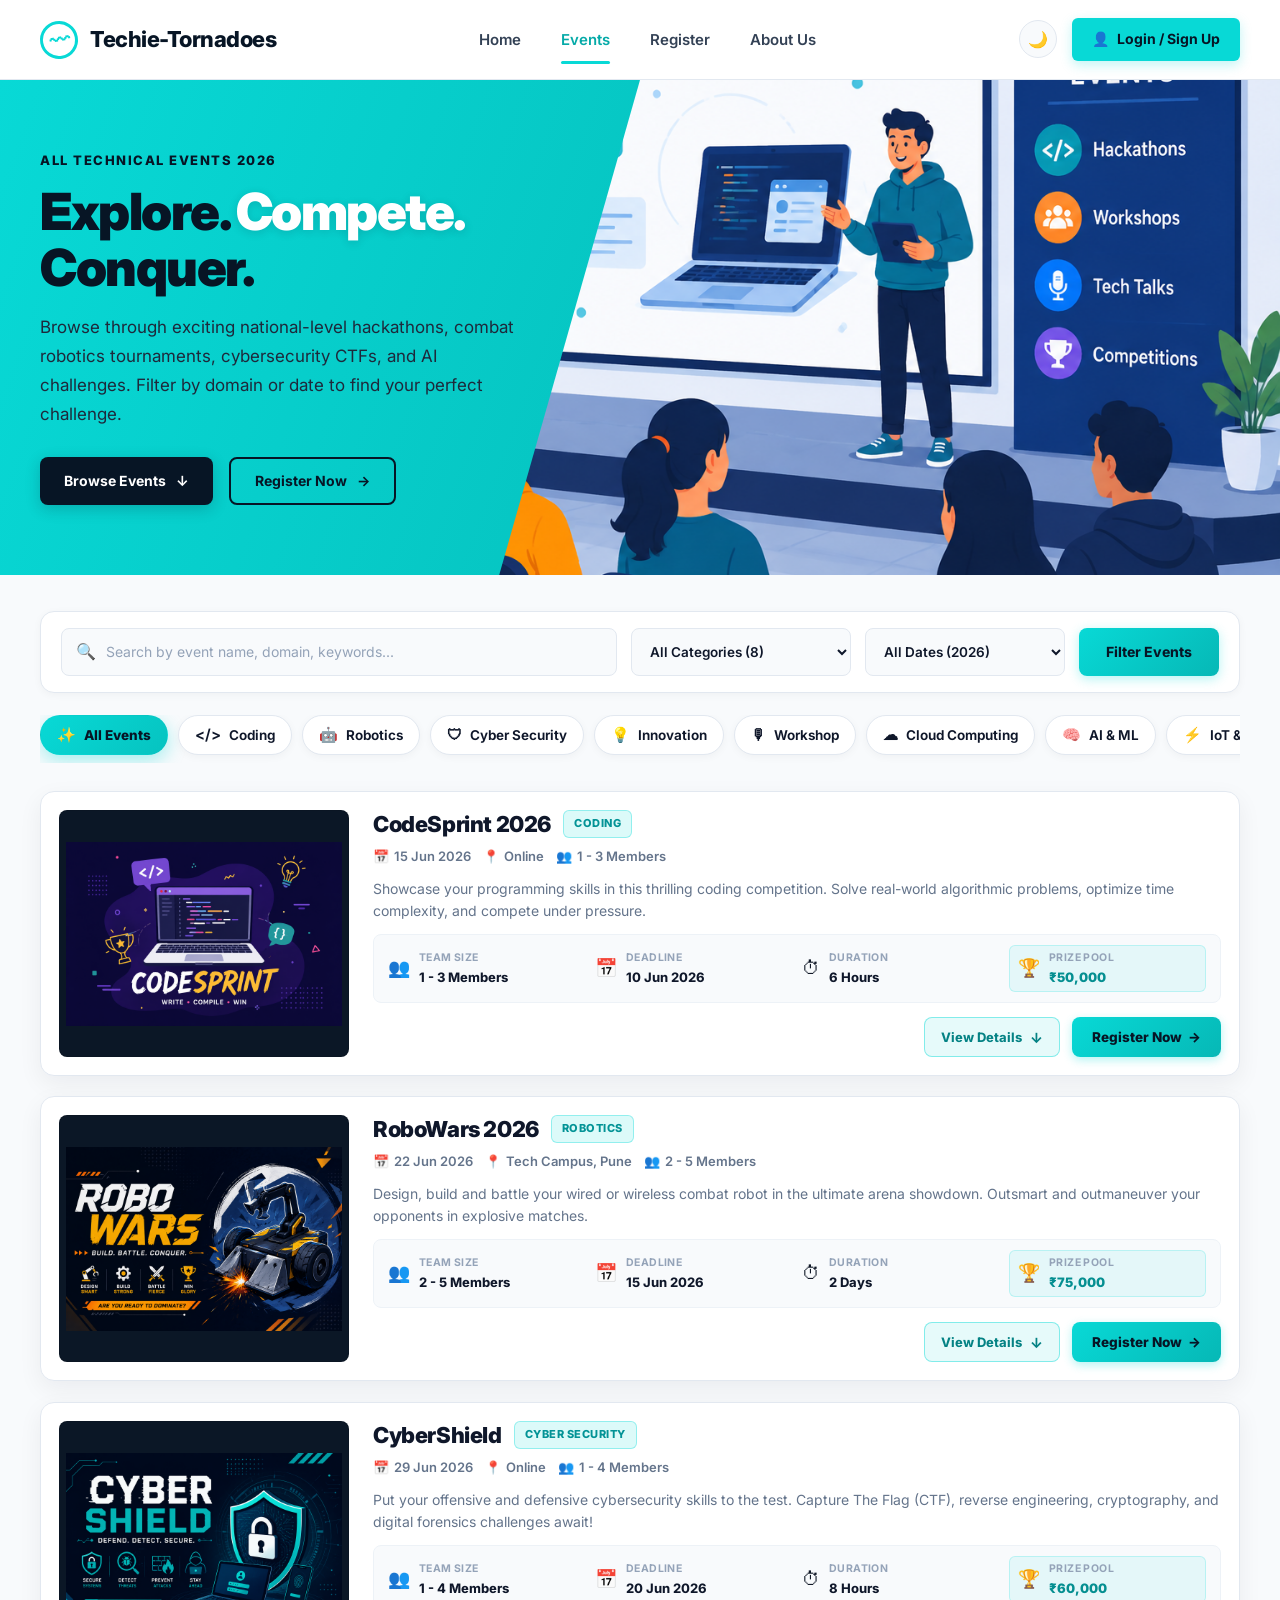
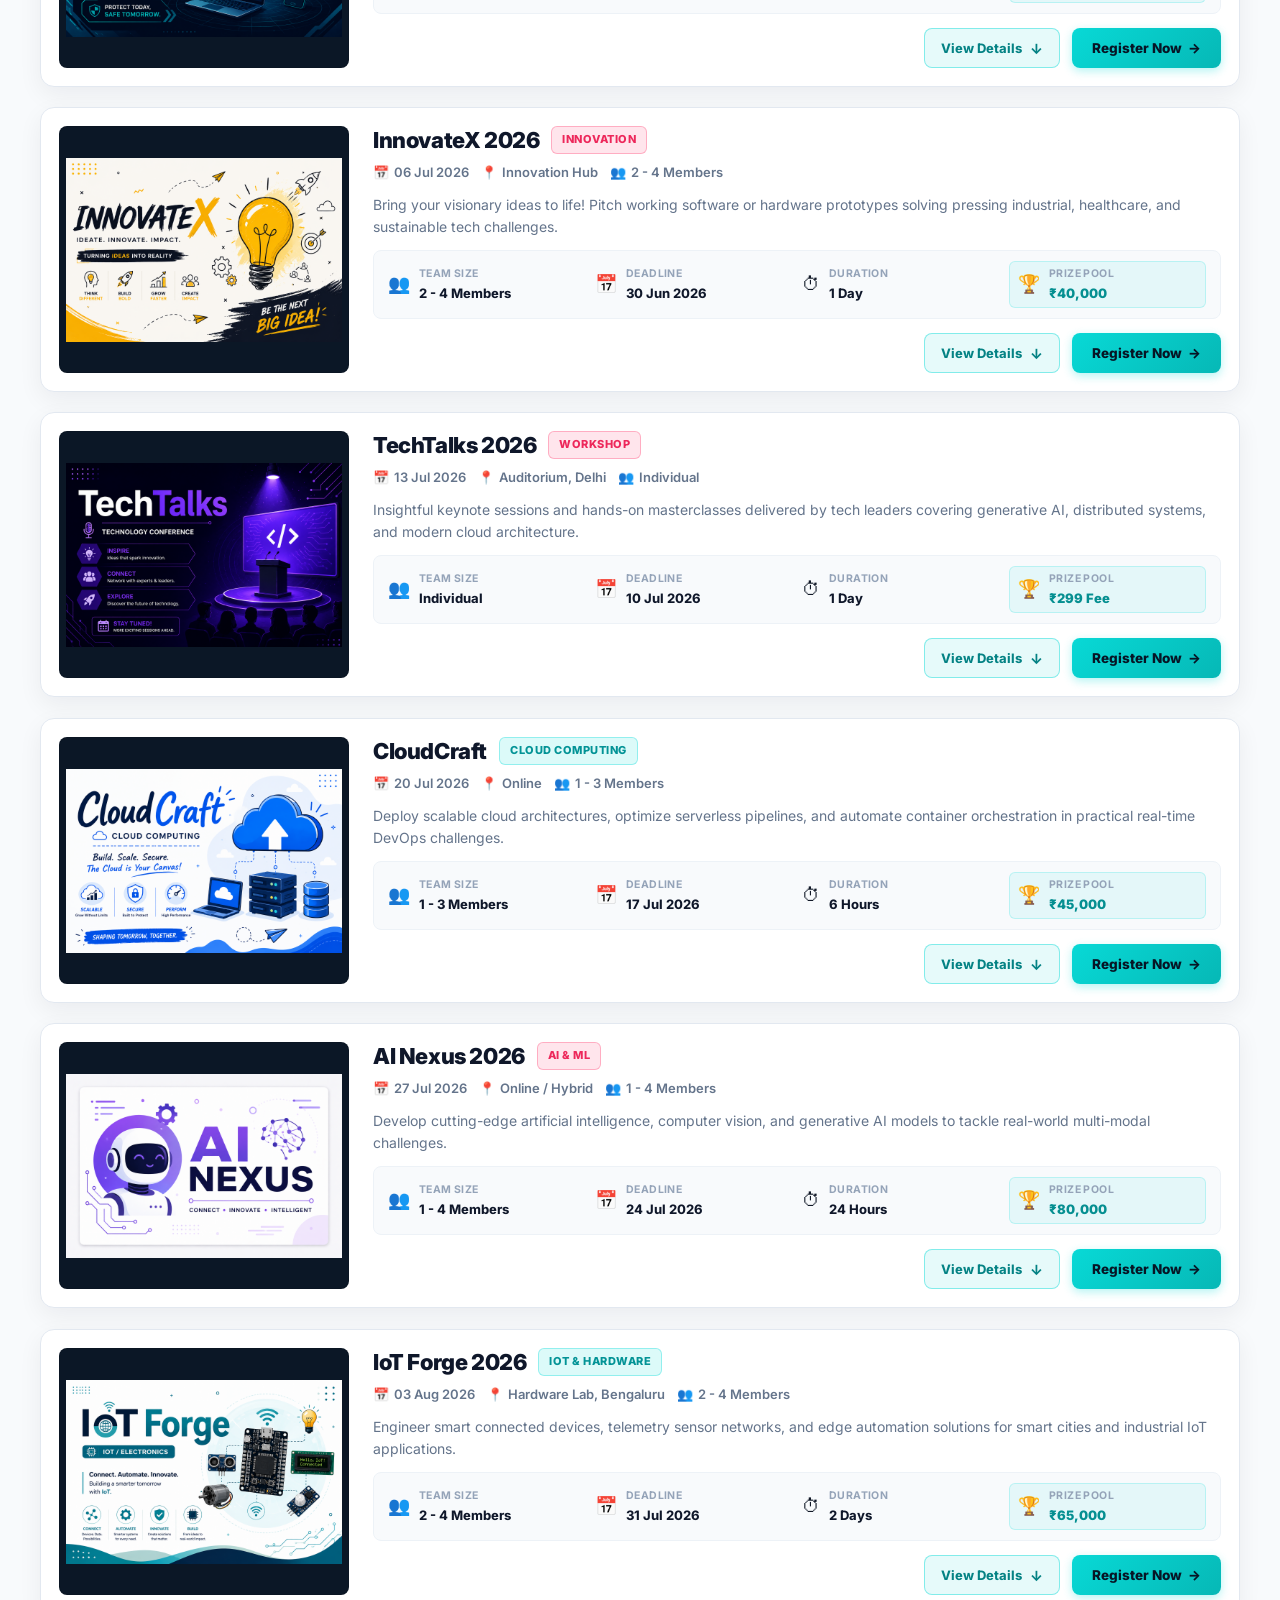
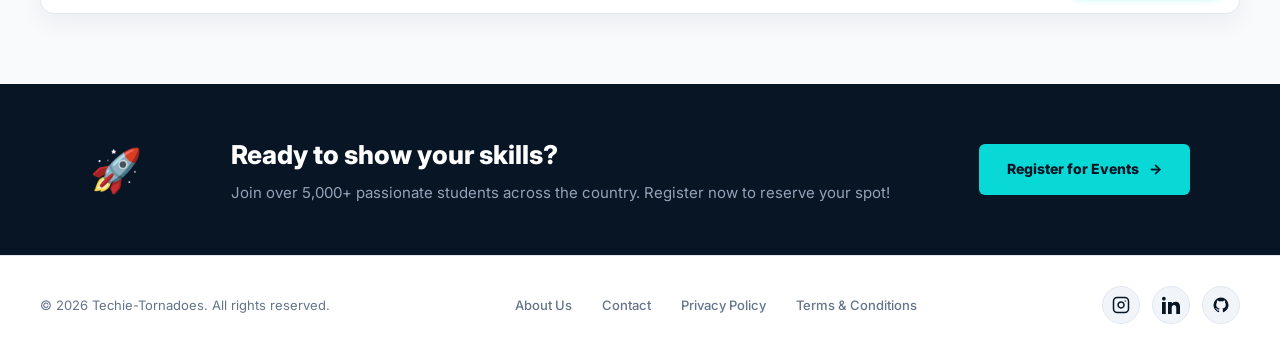
<file: events.html>
<!DOCTYPE html>
<html lang="en">

<head>
    <meta charset="UTF-8">
    <meta name="viewport" content="width=device-width, initial-scale=1.0">
    <title>Events | Techie-Tornadoes</title>
    <meta name="description" content="Browse technical events, workshops, hackathons, robotics tournaments, and AI competitions at Techie-Tornadoes.">

    <!-- Google Font -->
    <link rel="preconnect" href="https://fonts.googleapis.com">
    <link rel="preconnect" href="https://fonts.gstatic.com" crossorigin>
    <link href="https://fonts.googleapis.com/css2?family=Inter:wght@400;500;600;700;800;900&display=swap" rel="stylesheet">

    <!-- CSS -->
    <link rel="stylesheet" href="css/style.css">
    <link rel="stylesheet" href="css/events.css">
    <link rel="stylesheet" href="css/animations.css">
    <link rel="stylesheet" href="css/dark-mode.css">
    <link rel="stylesheet" href="css/responsive.css">
</head>

<body class="events-page">

    <!-- =====================================================
         NAVBAR
         ===================================================== -->
    <header class="navbar">
        <div class="nav-container">
            <!-- Logo -->
            <a href="index.html" class="brand">
                <span class="brand-icon">〰</span>
                <span>Techie-Tornadoes</span>
            </a>

            <!-- Navigation -->
            <nav class="nav-links">
                <a href="index.html">Home</a>
                <a href="events.html" class="active">Events</a>
                <a href="registration.html">Register</a>
                <a href="about.html">About Us</a>
            </nav>

            <!-- Right side -->
            <div class="nav-right-actions">
                <button type="button" class="dark-mode-toggle" id="themeToggle" aria-label="Toggle dark mode">
                    <span class="theme-icon">🌙</span>
                </button>
                <a href="login.html" class="login-btn shimmer-btn">
                    <span>👤</span>
                    Login / Sign Up
                </a>
            </div>
        </div>
    </header>

    <!-- =====================================================
         HERO SECTION (Matches Signature Home Page Hero Style)
         ===================================================== -->
    <section class="events-hero">
        <div class="hero-ambient-wrap" aria-hidden="true">
            <div class="ambient-orb ambient-orb-1"></div>
            <div class="ambient-orb ambient-orb-2"></div>
        </div>
        <div class="events-hero-content">
            
            <!-- Hero Text Block with Signature Turquoise Gradient & Diagonal Clip -->
            <div class="events-hero-text anim-fade-up">
                <p class="events-eyebrow">ALL TECHNICAL EVENTS 2026</p>
                <h1>Explore. <span class="turquoise">Compete.</span> Conquer.</h1>
                <p class="events-hero-description">
                    Browse through exciting national-level hackathons, combat robotics tournaments, cybersecurity CTFs, and AI challenges. Filter by domain or date to find your perfect challenge.
                </p>
                <div class="events-hero-buttons">
                    <a href="#eventControls" class="events-primary-btn shimmer-btn">
                        Browse Events <span>↓</span>
                    </a>
                    <a href="registration.html" class="events-secondary-btn">
                        Register Now <span>→</span>
                    </a>
                </div>
            </div>

            <!-- Hero Image Frame (Fills right side smoothly) -->
            <div class="events-hero-image anim-zoom-in">
                <img src="images/event.png" alt="Students attending Techie-Tornadoes technical events" onerror="this.onerror=null; this.src='images/herosection.png';">
            </div>

        </div>
    </section>

    <!-- =====================================================
         MAIN CONTENT AREA
         ===================================================== -->
    <main class="events-main">

        <!-- =================================================
             SEARCH & FILTER CONTROLS BAR
             ================================================= -->
        <section id="eventControls" class="event-controls">
            
            <!-- Search input -->
            <div class="search-box">
                <span class="search-icon">🔍</span>
                <input
                    type="text"
                    id="eventSearch"
                    placeholder="Search by event name, domain, keywords..."
                    aria-label="Search events"
                >
                <button type="button" id="clearSearchBtn" class="clear-search-btn" title="Clear search" hidden>×</button>
            </div>

            <!-- Category filter dropdown -->
            <div class="filter-dropdown-wrapper">
                <select class="filter-select" id="categoryFilter" aria-label="Filter by Category">
                    <option value="all">All Categories (8)</option>
                    <option value="coding">Coding & Algorithms</option>
                    <option value="robotics">Robotics & Hardware</option>
                    <option value="cybersecurity">Cyber Security & CTF</option>
                    <option value="innovation">Innovation & Startups</option>
                    <option value="workshop">Workshops & Talks</option>
                    <option value="cloud">Cloud & DevOps</option>
                    <option value="ai">AI & Machine Learning</option>
                    <option value="iot">IoT & Embedded Systems</option>
                </select>
            </div>

            <!-- Date filter dropdown -->
            <div class="filter-dropdown-wrapper">
                <select class="filter-select" id="dateFilter" aria-label="Filter by Date">
                    <option value="all">All Dates (2026)</option>
                    <option value="June 2026">June 2026</option>
                    <option value="July 2026">July 2026</option>
                    <option value="August 2026">August 2026</option>
                </select>
            </div>

            <!-- Search button -->
            <button type="button" class="search-button" id="searchButton">
                <span>Filter Events</span>
            </button>

        </section>

        <!-- =================================================
             CATEGORY FILTER CHIPS
             ================================================= -->
        <div class="category-filters-container">
            <div class="category-filters">
                <button type="button" class="category-filter active" data-category="all">
                    <span>✨</span> All Events
                </button>
                <button type="button" class="category-filter" data-category="coding">
                    <span>&lt;/&gt;</span> Coding
                </button>
                <button type="button" class="category-filter" data-category="robotics">
                    <span>🤖</span> Robotics
                </button>
                <button type="button" class="category-filter" data-category="cybersecurity">
                    <span>🛡</span> Cyber Security
                </button>
                <button type="button" class="category-filter" data-category="innovation">
                    <span>💡</span> Innovation
                </button>
                <button type="button" class="category-filter" data-category="workshop">
                    <span>🎙</span> Workshop
                </button>
                <button type="button" class="category-filter" data-category="cloud">
                    <span>☁</span> Cloud Computing
                </button>
                <button type="button" class="category-filter" data-category="ai">
                    <span>🧠</span> AI & ML
                </button>
                <button type="button" class="category-filter" data-category="iot">
                    <span>⚡</span> IoT & Hardware
                </button>
            </div>
        </div>

        <!-- =================================================
             EVENT LIST CONTAINER (Populated by js/events.js)
             ================================================= -->
        <section id="eventContainer" class="event-list" aria-live="polite">
            <!-- Event cards rendered via js/events.js -->
        </section>

        <!-- NO EVENTS FALLBACK STATE -->
        <div id="noEvents" class="no-events-state no-events-message" hidden style="display: none;">
            <div class="no-events-icon">🔍</div>
            <h3>No matching events found</h3>
            <p>We couldn't find any events matching your search or filter criteria. Try searching for a different keyword or resetting filters.</p>
            <button type="button" id="resetFiltersBtn" class="reset-filter-btn">
                Reset All Filters
            </button>
        </div>

    </main>

    <!-- =====================================================
         CTA SECTION
         ===================================================== -->
    <section class="cta">
        <div class="cta-container">
            <div class="cta-icon">🚀</div>
            <div class="cta-text">
                <h2>Ready to show your skills?</h2>
                <p>Join over 5,000+ passionate students across the country. Register now to reserve your spot!</p>
            </div>
            <a href="registration.html" class="cta-button">
                Register for Events <span>→</span>
            </a>
        </div>
    </section>

    <!-- =====================================================
         FOOTER WITH OFFICIAL LOGOS
         ===================================================== -->
    <footer>
        <div class="footer-container">
            <p>© <span data-current-year>2026</span> Techie-Tornadoes. All rights reserved.</p>
            <div class="footer-links">
                <a href="about.html">About Us</a>
                <a href="contact.html">Contact</a>
                <a href="privacy.html">Privacy Policy</a>
                <a href="terms.html">Terms & Conditions</a>
            </div>
            <div class="social-links">
                <a href="https://www.instagram.com/techietornadoes" class="social-instagram" target="_blank" rel="noopener" aria-label="Instagram">
                    <svg width="18" height="18" viewBox="0 0 24 24" fill="none" stroke="currentColor" stroke-width="2" stroke-linecap="round" stroke-linejoin="round">
                        <rect x="2" y="2" width="20" height="20" rx="5" ry="5"></rect>
                        <path d="M16 11.37A4 4 0 1 1 12.63 8 4 4 0 0 1 16 11.37z"></path>
                        <line x1="17.5" y1="6.5" x2="17.51" y2="6.5"></line>
                    </svg>
                </a>
                <a href="https://www.linkedin.com/company/techie-tornadoes" class="social-linkedin" target="_blank" rel="noopener" aria-label="LinkedIn">
                    <svg width="18" height="18" viewBox="0 0 24 24" fill="currentColor">
                        <path d="M4.98 3.5c0 1.381-1.11 2.5-2.48 2.5s-2.48-1.119-2.48-2.5c0-1.38 1.11-2.5 2.48-2.5s2.48 1.12 2.48 2.5zm.02 4.5h-5v16h5v-16zm7.982 0h-4.968v16h4.969v-8.399c0-4.67 6.029-5.052 6.029 0v8.399h4.988v-10.131c0-7.88-8.922-7.593-11.018-3.714v-2.155z"/>
                    </svg>
                </a>
                <a href="https://github.com/techie-tornadoes" class="social-github" target="_blank" rel="noopener" aria-label="GitHub">
                    <svg width="18" height="18" viewBox="0 0 24 24" fill="currentColor">
                        <path d="M12 2A10 10 0 0 0 2 12c0 4.42 2.87 8.17 6.84 9.5.5.08.66-.23.66-.5v-1.69c-2.77.6-3.36-1.34-3.36-1.34-.46-1.16-1.11-1.47-1.11-1.47-.91-.62.07-.6.07-.6 1 .07 1.53 1.03 1.53 1.03.87 1.52 2.34 1.07 2.91.83.1-.65.35-1.09.63-1.34-2.22-.25-4.55-1.11-4.55-4.92 0-1.11.38-2 1.03-2.71-.1-.25-.45-1.29.1-2.64 0 0 .84-.27 2.75 1.02.79-.22 1.65-.33 2.5-.33.85 0 1.71.11 2.5.33 1.91-1.29 2.75-1.02 2.75-1.02.55 1.35.2 2.39.1 2.64.65.71 1.03 1.6 1.03 2.71 0 3.82-2.34 4.66-4.57 4.91.36.31.69.92.69 1.85V21c0 .27.16.59.67.5C19.14 20.16 22 16.42 22 12A10 10 0 0 0 12 2z"/>
                    </svg>
                </a>
            </div>
        </div>
    </footer>

    <!-- =====================================================
         JAVASCRIPT
         ===================================================== -->
    <script src="js/storage.js"></script>
    <script src="js/dark-mode.js"></script>
    <script src="js/events.js"></script>
    <script src="js/search-filter.js"></script>
    <script src="js/animations.js"></script>
    <script src="js/main.js"></script>

</body>
</html>
</file>
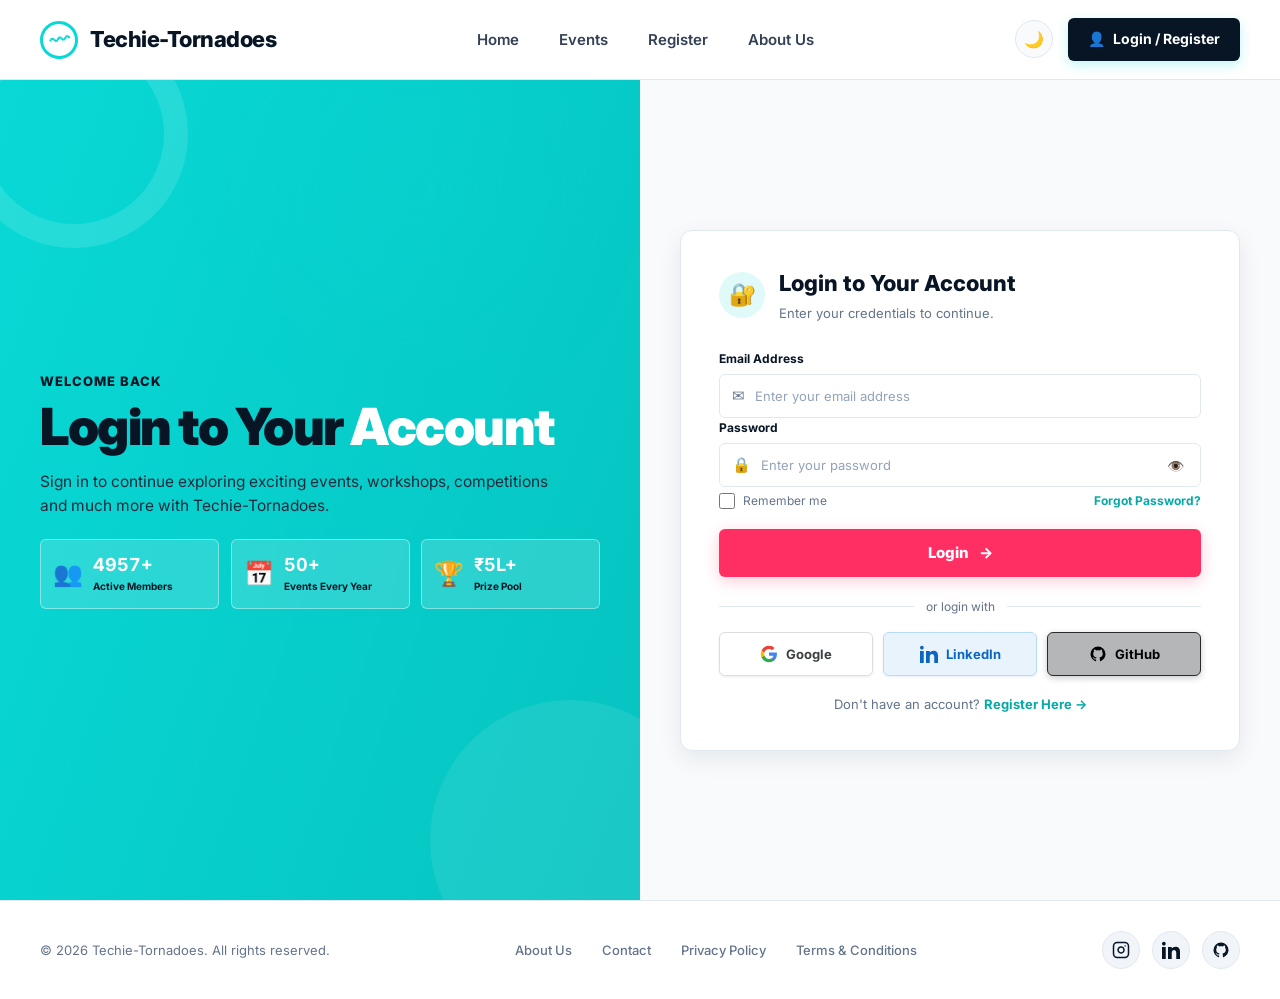
<file: login.html>
<!DOCTYPE html>
<html lang="en">

<head>
    <meta charset="UTF-8">
    <meta name="viewport" content="width=device-width, initial-scale=1.0">
    <title>Login | Techie-Tornadoes</title>
    <meta name="description" content="Login to your Techie-Tornadoes account to access events, workshops, hackathons and competitions.">

    <!-- Google Fonts -->
    <link rel="preconnect" href="https://fonts.googleapis.com">
    <link rel="preconnect" href="https://fonts.gstatic.com" crossorigin>
    <link href="https://fonts.googleapis.com/css2?family=Inter:wght@400;500;600;700;800;900&display=swap" rel="stylesheet">

    <!-- Stylesheets -->
    <link rel="stylesheet" href="css/style.css">
    <link rel="stylesheet" href="css/registration.css">
    <link rel="stylesheet" href="css/login.css">
    <link rel="stylesheet" href="css/pages.css">
    <link rel="stylesheet" href="css/animations.css">
    <link rel="stylesheet" href="css/dark-mode.css">
    <link rel="stylesheet" href="css/responsive.css">
</head>


<body>

    <!-- ================= NAVBAR ================= -->
    <header class="navbar">
        <div class="nav-container">
            <a href="index.html" class="brand">
                <span class="brand-icon">〰</span>
                <span>Techie-Tornadoes</span>
            </a>

            <nav class="nav-links">
                <a href="index.html">Home</a>
                <a href="events.html">Events</a>
                <a href="registration.html">Register</a>
                <a href="about.html">About Us</a>
            </nav>

            <div class="nav-right-actions">
                <button type="button" class="dark-mode-toggle" id="themeToggle" aria-label="Toggle dark mode">
                    <span class="theme-icon">🌙</span>
                </button>
                <a href="login.html" class="login-btn active-page shimmer-btn">
                    <span>👤</span>
                    Login / Register
                </a>
            </div>
        </div>
    </header>

    <!-- ================= LOGIN PAGE ================= -->
    <main class="registration-page">

        <!-- LEFT SECTION (TURQUOISE INTRO & STATS) -->
        <section class="registration-intro">
            <div class="hero-ambient-wrap" aria-hidden="true">
                <div class="ambient-orb ambient-orb-1"></div>
            </div>
            <div class="intro-content anim-fade-up">
                <p class="intro-eyebrow">WELCOME BACK</p>
                <h1>Login to Your <span>Account</span></h1>
                <p class="intro-description">
                    Sign in to continue exploring exciting events, workshops, competitions and much more with Techie-Tornadoes.
                </p>

                <!-- STATS GRID -->
                <div class="intro-stats">
                    <div class="stat-card tilt-card">
                        <div class="stat-icon">👥</div>
                        <div>
                            <strong class="counter-number">5000+</strong>
                            <span>Active Members</span>
                        </div>
                    </div>

                    <div class="stat-card tilt-card">
                        <div class="stat-icon">📅</div>
                        <div>
                            <strong class="counter-number">50+</strong>
                            <span>Events Every Year</span>
                        </div>
                    </div>

                    <div class="stat-card tilt-card">
                        <div class="stat-icon">🏆</div>
                        <div>
                            <strong class="counter-number">₹5L+</strong>
                            <span>Prize Pool</span>
                        </div>
                    </div>
                </div>
            </div>
        </section>

        <!-- RIGHT SECTION (LOGIN FORM CARD) -->
        <section class="registration-form-section">
            <div class="registration-card tilt-card anim-fade-up">
                <div class="form-heading">
                    <div class="form-heading-icon">🔐</div>
                    <div>
                        <h2>Login to Your Account</h2>
                        <p>Enter your credentials to continue.</p>
                    </div>
                </div>

                <form id="loginForm" class="registration-form" novalidate>

                    <!-- EMAIL -->
                    <div class="form-group full-width">
                        <label for="loginEmail">Email Address</label>
                        <div class="input-wrapper">
                            <span>✉</span>
                            <input type="email" id="loginEmail" name="loginEmail" placeholder="Enter your email address" required>
                        </div>
                    </div>

                    <!-- PASSWORD -->
                    <div class="form-group full-width">
                        <label for="loginPassword">Password</label>
                        <div class="input-wrapper">
                            <span>🔒</span>
                            <input type="password" id="loginPassword" name="loginPassword" placeholder="Enter your password" required>
                            <button type="button" class="password-toggle" data-target="loginPassword" aria-label="Show password">👁️</button>
                        </div>
                    </div>

                    <!-- REMEMBER ME + FORGOT PASSWORD -->
                    <div class="login-options">
                        <label class="remember-me">
                            <input type="checkbox" id="rememberMe" name="rememberMe">
                            <span>Remember me</span>
                        </label>
                        <a href="#" class="forgot-password">Forgot Password?</a>
                    </div>

                    <!-- FORM MESSAGE BOX -->
                    <div id="formMessage" class="form-message"></div>

                    <!-- SUBMIT BUTTON -->
                    <button type="submit" class="register-button shimmer-btn">
                        Login <span>→</span>
                    </button>

                    <!-- DIVIDER -->
                    <div class="form-divider">
                        <span></span>
                        <p>or login with</p>
                        <span></span>
                    </div>

                    <!-- SOCIAL BUTTONS -->
                    <div class="social-register">
                        <button type="button" class="social-btn btn-google" data-provider="Google">
                            <svg width="18" height="18" viewBox="0 0 24 24">
                                <path fill="#4285F4" d="M22.56 12.25c0-.78-.07-1.53-.2-2.25H12v4.26h5.92c-.26 1.37-1.04 2.53-2.21 3.31v2.77h3.57c2.08-1.92 3.28-4.74 3.28-8.09z"/>
                                <path fill="#34A853" d="M12 23c2.97 0 5.46-.98 7.28-2.66l-3.57-2.77c-.98.66-2.23 1.06-3.71 1.06-2.86 0-5.29-1.93-6.16-4.53H2.18v2.84C3.99 20.53 7.7 23 12 23z"/>
                                <path fill="#FBBC05" d="M5.84 14.09c-.22-.66-.35-1.36-.35-2.09s.13-1.43.35-2.09V7.06H2.18C1.43 8.55 1 10.22 1 12s.43 3.45 1.18 4.94l2.85-2.22.81-.63z"/>
                                <path fill="#EA4335" d="M12 5.38c1.62 0 3.06.56 4.21 1.64l3.15-3.15C17.45 2.09 14.97 1 12 1 7.7 1 3.99 3.47 2.18 7.06l3.66 2.84c.87-2.6 3.3-4.52 6.16-4.52z"/>
                            </svg>
                            <span>Google</span>
                        </button>
                        <button type="button" class="social-btn btn-linkedin" data-provider="LinkedIn">
                            <svg width="18" height="18" viewBox="0 0 24 24" fill="#0A66C2">
                                <path d="M4.98 3.5c0 1.381-1.11 2.5-2.48 2.5s-2.48-1.119-2.48-2.5c0-1.38 1.11-2.5 2.48-2.5s2.48 1.12 2.48 2.5zm.02 4.5h-5v16h5v-16zm7.982 0h-4.968v16h4.969v-8.399c0-4.67 6.029-5.052 6.029 0v8.399h4.988v-10.131c0-7.88-8.922-7.593-11.018-3.714v-2.155z"/>
                            </svg>
                            <span>LinkedIn</span>
                        </button>
                        <button type="button" class="social-btn btn-github" data-provider="GitHub">
                            <svg width="18" height="18" viewBox="0 0 24 24" fill="currentColor">
                                <path d="M12 2A10 10 0 0 0 2 12c0 4.42 2.87 8.17 6.84 9.5.5.08.66-.23.66-.5v-1.69c-2.77.6-3.36-1.34-3.36-1.34-.46-1.16-1.11-1.47-1.11-1.47-.91-.62.07-.6.07-.6 1 .07 1.53 1.03 1.53 1.03.87 1.52 2.34 1.07 2.91.83.1-.65.35-1.09.63-1.34-2.22-.25-4.55-1.11-4.55-4.92 0-1.11.38-2 1.03-2.71-.1-.25-.45-1.29.1-2.64 0 0 .84-.27 2.75 1.02.79-.22 1.65-.33 2.5-.33.85 0 1.71.11 2.5.33 1.91-1.29 2.75-1.02 2.75-1.02.55 1.35.2 2.39.1 2.64.65.71 1.03 1.6 1.03 2.71 0 3.82-2.34 4.66-4.57 4.91.36.31.69.92.69 1.85V21c0 .27.16.59.67.5C19.14 20.16 22 16.42 22 12A10 10 0 0 0 12 2z"/>
                            </svg>
                            <span>GitHub</span>
                        </button>
                    </div>


                    <!-- REGISTER CTA -->
                    <p class="switch-form-text">
                        Don't have an account? <a href="registration.html">Register Here →</a>
                    </p>

                </form>
            </div>
        </section>

    </main>

    <!-- ================= FOOTER ================= -->
    <footer>
        <div class="footer-container">
            <p>© <span data-current-year>2026</span> Techie-Tornadoes. All rights reserved.</p>
            <div class="footer-links">
                <a href="about.html">About Us</a>
                <a href="contact.html">Contact</a>
                <a href="privacy.html">Privacy Policy</a>
                <a href="terms.html">Terms & Conditions</a>
            </div>
            <div class="social-links">
                <a href="https://www.instagram.com/techietornadoes" class="social-instagram" target="_blank" rel="noopener" aria-label="Instagram">
                    <svg width="18" height="18" viewBox="0 0 24 24" fill="none" stroke="currentColor" stroke-width="2" stroke-linecap="round" stroke-linejoin="round">
                        <rect x="2" y="2" width="20" height="20" rx="5" ry="5"></rect>
                        <path d="M16 11.37A4 4 0 1 1 12.63 8 4 4 0 0 1 16 11.37z"></path>
                        <line x1="17.5" y1="6.5" x2="17.51" y2="6.5"></line>
                    </svg>
                </a>
                <a href="https://www.linkedin.com/company/techie-tornadoes" class="social-linkedin" target="_blank" rel="noopener" aria-label="LinkedIn">
                    <svg width="18" height="18" viewBox="0 0 24 24" fill="currentColor">
                        <path d="M4.98 3.5c0 1.381-1.11 2.5-2.48 2.5s-2.48-1.119-2.48-2.5c0-1.38 1.11-2.5 2.48-2.5s2.48 1.12 2.48 2.5zm.02 4.5h-5v16h5v-16zm7.982 0h-4.968v16h4.969v-8.399c0-4.67 6.029-5.052 6.029 0v8.399h4.988v-10.131c0-7.88-8.922-7.593-11.018-3.714v-2.155z"/>
                    </svg>
                </a>
                <a href="https://github.com/techie-tornadoes" class="social-github" target="_blank" rel="noopener" aria-label="GitHub">
                    <svg width="18" height="18" viewBox="0 0 24 24" fill="currentColor">
                        <path d="M12 2A10 10 0 0 0 2 12c0 4.42 2.87 8.17 6.84 9.5.5.08.66-.23.66-.5v-1.69c-2.77.6-3.36-1.34-3.36-1.34-.46-1.16-1.11-1.47-1.11-1.47-.91-.62.07-.6.07-.6 1 .07 1.53 1.03 1.53 1.03.87 1.52 2.34 1.07 2.91.83.1-.65.35-1.09.63-1.34-2.22-.25-4.55-1.11-4.55-4.92 0-1.11.38-2 1.03-2.71-.1-.25-.45-1.29.1-2.64 0 0 .84-.27 2.75 1.02.79-.22 1.65-.33 2.5-.33.85 0 1.71.11 2.5.33 1.91-1.29 2.75-1.02 2.75-1.02.55 1.35.2 2.39.1 2.64.65.71 1.03 1.6 1.03 2.71 0 3.82-2.34 4.66-4.57 4.91.36.31.69.92.69 1.85V21c0 .27.16.59.67.5C19.14 20.16 22 16.42 22 12A10 10 0 0 0 12 2z"/>
                    </svg>
                </a>
            </div>
        </div>
    </footer>

    <!-- Scripts -->
    <script src="js/storage.js"></script>
    <script src="js/dark-mode.js"></script>
    <script src="js/login.js"></script>
    <script src="js/social-auth.js"></script>
    <script src="js/animations.js"></script>
    <script src="js/main.js"></script>

</body>

</html>
</file>
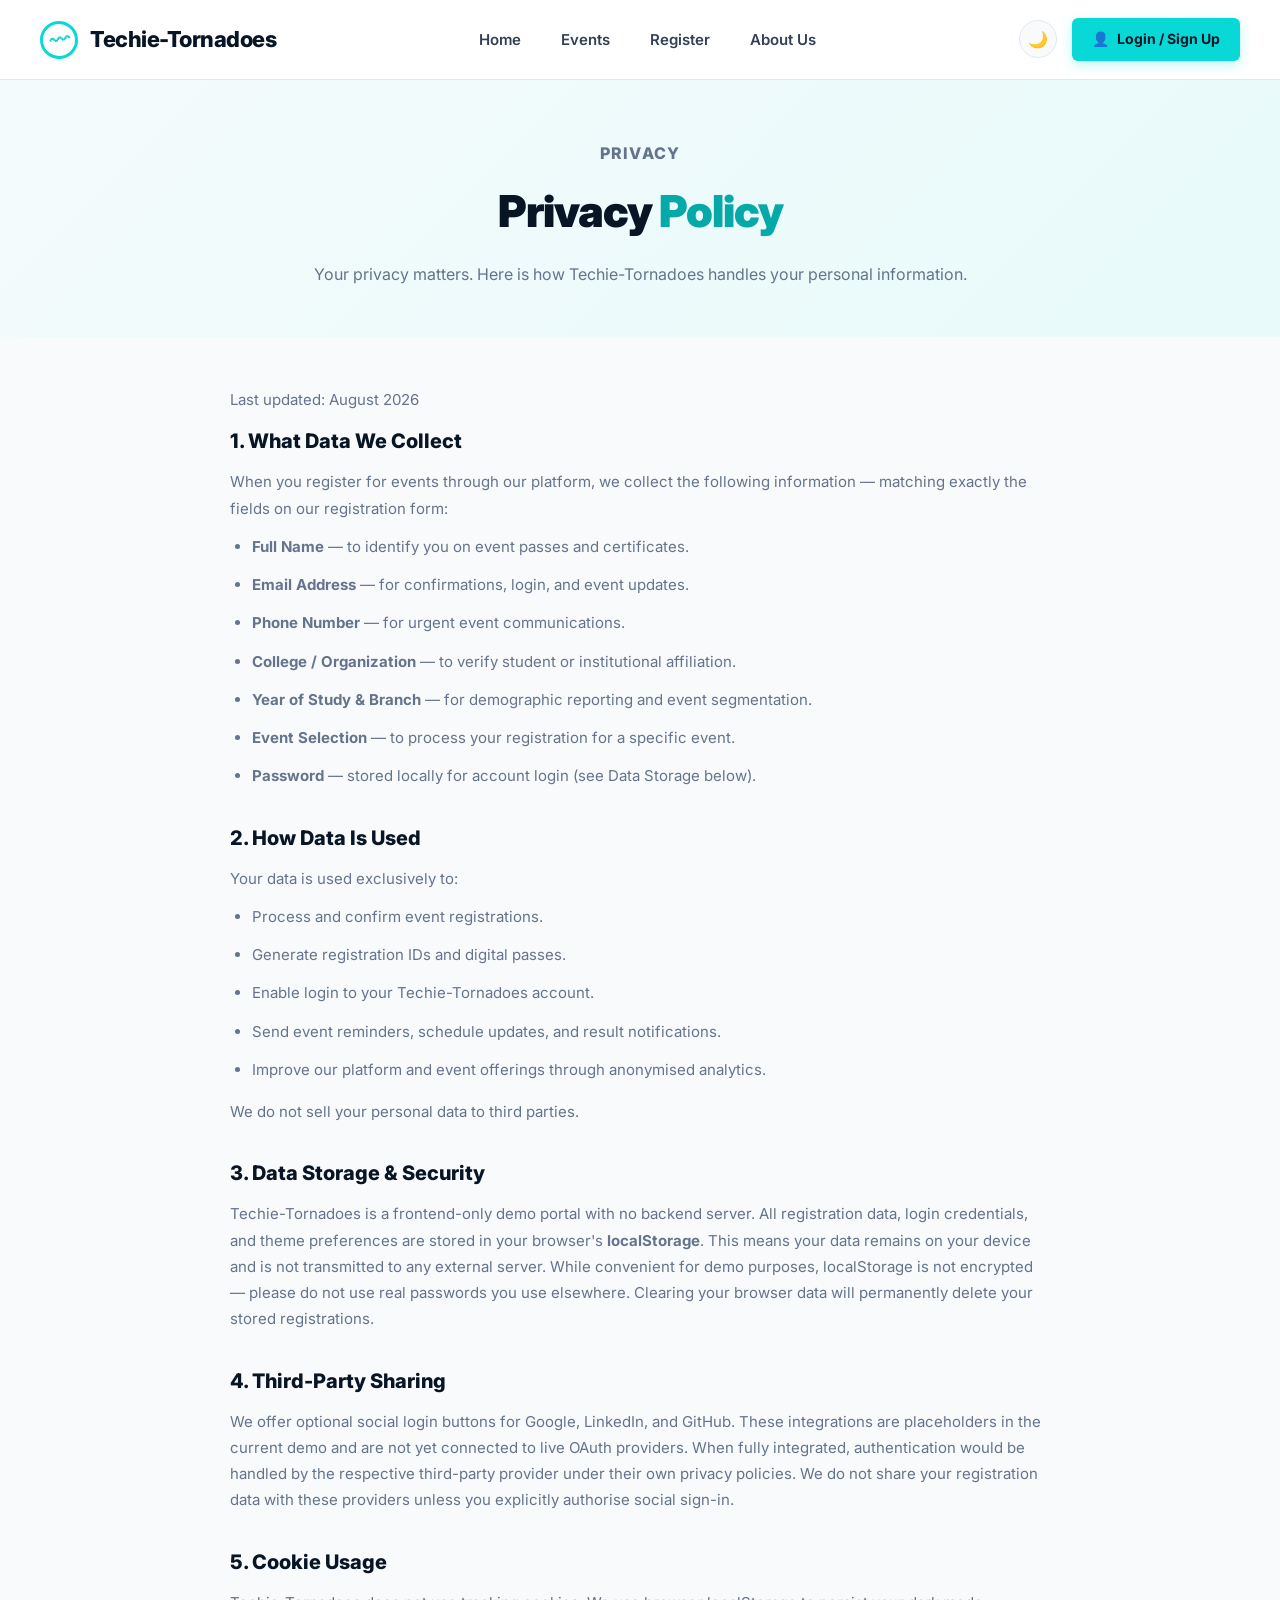
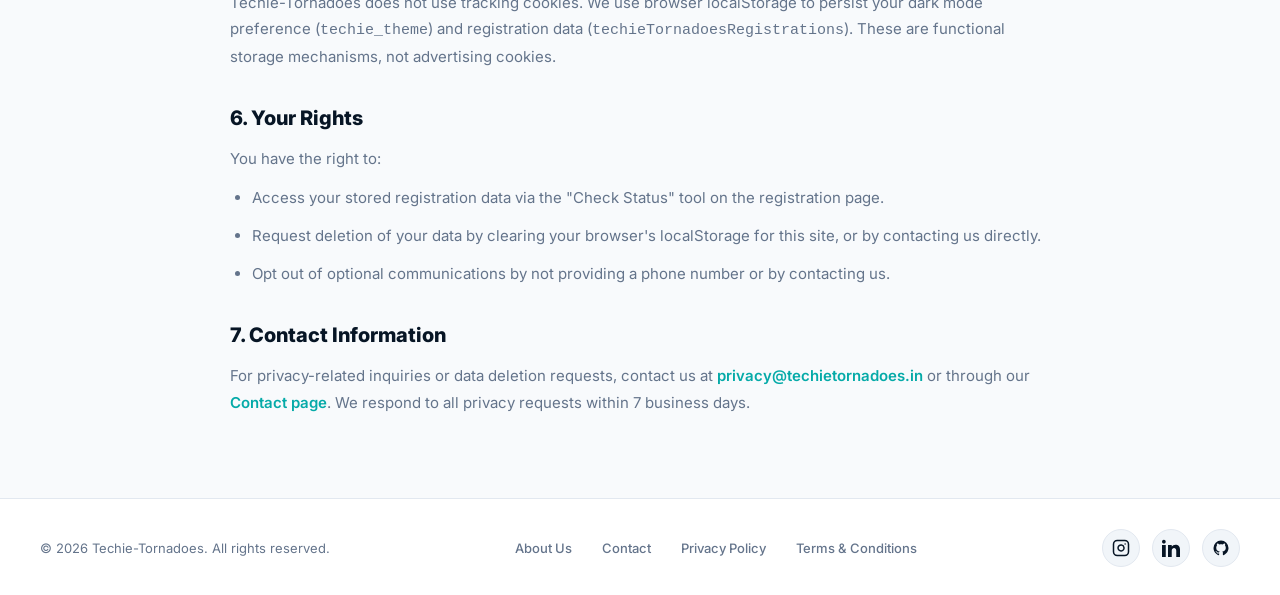
<file: privacy.html>
<!DOCTYPE html>
<html lang="en">
<head>
    <meta charset="UTF-8">
    <meta name="viewport" content="width=device-width, initial-scale=1.0">
    <title>Privacy Policy | Techie-Tornadoes</title>
    <meta name="description" content="Privacy Policy for Techie-Tornadoes — how we collect, use, and protect your data.">

    <link rel="preconnect" href="https://fonts.googleapis.com">
    <link rel="preconnect" href="https://fonts.gstatic.com" crossorigin>
    <link href="https://fonts.googleapis.com/css2?family=Inter:wght@400;500;600;700;800;900&display=swap" rel="stylesheet">

    <link rel="stylesheet" href="css/style.css">
    <link rel="stylesheet" href="css/pages.css">
    <link rel="stylesheet" href="css/animations.css">
    <link rel="stylesheet" href="css/dark-mode.css">
    <link rel="stylesheet" href="css/responsive.css">
</head>
<body>

    <header class="navbar">
        <div class="nav-container">
            <a href="index.html" class="brand">
                <span class="brand-icon">〰</span>
                <span>Techie-Tornadoes</span>
            </a>
            <nav class="nav-links">
                <a href="index.html">Home</a>
                <a href="events.html">Events</a>
                <a href="registration.html">Register</a>
                <a href="about.html">About Us</a>
            </nav>
            <div class="nav-right-actions">
                <button type="button" class="dark-mode-toggle" id="themeToggle" aria-label="Toggle dark mode">
                    <span class="theme-icon">🌙</span>
                </button>
                <a href="login.html" class="login-btn">
                    <span>👤</span>
                    Login / Sign Up
                </a>
            </div>
        </div>
    </header>

    <main>
        <section class="page-hero">
            <div class="page-hero-content scroll-animate">
                <p class="page-eyebrow">PRIVACY</p>
                <h1>Privacy <span>Policy</span></h1>
                <p>Your privacy matters. Here is how Techie-Tornadoes handles your personal information.</p>
            </div>
        </section>

        <section class="legal-page">
            <div class="legal-content scroll-animate">
                <p class="legal-updated">Last updated: August 2026</p>

                <h2>1. What Data We Collect</h2>
                <p>When you register for events through our platform, we collect the following information — matching exactly the fields on our registration form:</p>
                <ul>
                    <li><strong>Full Name</strong> — to identify you on event passes and certificates.</li>
                    <li><strong>Email Address</strong> — for confirmations, login, and event updates.</li>
                    <li><strong>Phone Number</strong> — for urgent event communications.</li>
                    <li><strong>College / Organization</strong> — to verify student or institutional affiliation.</li>
                    <li><strong>Year of Study & Branch</strong> — for demographic reporting and event segmentation.</li>
                    <li><strong>Event Selection</strong> — to process your registration for a specific event.</li>
                    <li><strong>Password</strong> — stored locally for account login (see Data Storage below).</li>
                </ul>

                <h2>2. How Data Is Used</h2>
                <p>Your data is used exclusively to:</p>
                <ul>
                    <li>Process and confirm event registrations.</li>
                    <li>Generate registration IDs and digital passes.</li>
                    <li>Enable login to your Techie-Tornadoes account.</li>
                    <li>Send event reminders, schedule updates, and result notifications.</li>
                    <li>Improve our platform and event offerings through anonymised analytics.</li>
                </ul>
                <p>We do not sell your personal data to third parties.</p>

                <h2>3. Data Storage & Security</h2>
                <p>Techie-Tornadoes is a frontend-only demo portal with no backend server. All registration data, login credentials, and theme preferences are stored in your browser's <strong>localStorage</strong>. This means your data remains on your device and is not transmitted to any external server. While convenient for demo purposes, localStorage is not encrypted — please do not use real passwords you use elsewhere. Clearing your browser data will permanently delete your stored registrations.</p>

                <h2>4. Third-Party Sharing</h2>
                <p>We offer optional social login buttons for Google, LinkedIn, and GitHub. These integrations are placeholders in the current demo and are not yet connected to live OAuth providers. When fully integrated, authentication would be handled by the respective third-party provider under their own privacy policies. We do not share your registration data with these providers unless you explicitly authorise social sign-in.</p>

                <h2>5. Cookie Usage</h2>
                <p>Techie-Tornadoes does not use tracking cookies. We use browser localStorage to persist your dark mode preference (<code>techie_theme</code>) and registration data (<code>techieTornadoesRegistrations</code>). These are functional storage mechanisms, not advertising cookies.</p>

                <h2>6. Your Rights</h2>
                <p>You have the right to:</p>
                <ul>
                    <li>Access your stored registration data via the "Check Status" tool on the registration page.</li>
                    <li>Request deletion of your data by clearing your browser's localStorage for this site, or by contacting us directly.</li>
                    <li>Opt out of optional communications by not providing a phone number or by contacting us.</li>
                </ul>

                <h2>7. Contact Information</h2>
                <p>For privacy-related inquiries or data deletion requests, contact us at <a href="mailto:privacy@techietornadoes.in">privacy@techietornadoes.in</a> or through our <a href="contact.html">Contact page</a>. We respond to all privacy requests within 7 business days.</p>
            </div>
        </section>
    </main>

    <footer>
        <div class="footer-container">
            <p>© <span data-current-year>2026</span> Techie-Tornadoes. All rights reserved.</p>
            <div class="footer-links">
                <a href="about.html">About Us</a>
                <a href="contact.html">Contact</a>
                <a href="privacy.html">Privacy Policy</a>
                <a href="terms.html">Terms & Conditions</a>
            </div>
            <div class="social-links">
                <a href="https://www.instagram.com/techietornadoes" class="social-instagram" target="_blank" rel="noopener" aria-label="Instagram">
                    <svg width="18" height="18" viewBox="0 0 24 24" fill="none" stroke="currentColor" stroke-width="2" stroke-linecap="round" stroke-linejoin="round">
                        <rect x="2" y="2" width="20" height="20" rx="5" ry="5"></rect>
                        <path d="M16 11.37A4 4 0 1 1 12.63 8 4 4 0 0 1 16 11.37z"></path>
                        <line x1="17.5" y1="6.5" x2="17.51" y2="6.5"></line>
                    </svg>
                </a>
                <a href="https://www.linkedin.com/company/techie-tornadoes" class="social-linkedin" target="_blank" rel="noopener" aria-label="LinkedIn">
                    <svg width="18" height="18" viewBox="0 0 24 24" fill="currentColor">
                        <path d="M4.98 3.5c0 1.381-1.11 2.5-2.48 2.5s-2.48-1.119-2.48-2.5c0-1.38 1.11-2.5 2.48-2.5s2.48 1.12 2.48 2.5zm.02 4.5h-5v16h5v-16zm7.982 0h-4.968v16h4.969v-8.399c0-4.67 6.029-5.052 6.029 0v8.399h4.988v-10.131c0-7.88-8.922-7.593-11.018-3.714v-2.155z"/>
                    </svg>
                </a>
                <a href="https://github.com/techie-tornadoes" class="social-github" target="_blank" rel="noopener" aria-label="GitHub">
                    <svg width="18" height="18" viewBox="0 0 24 24" fill="currentColor">
                        <path d="M12 2A10 10 0 0 0 2 12c0 4.42 2.87 8.17 6.84 9.5.5.08.66-.23.66-.5v-1.69c-2.77.6-3.36-1.34-3.36-1.34-.46-1.16-1.11-1.47-1.11-1.47-.91-.62.07-.6.07-.6 1 .07 1.53 1.03 1.53 1.03.87 1.52 2.34 1.07 2.91.83.1-.65.35-1.09.63-1.34-2.22-.25-4.55-1.11-4.55-4.92 0-1.11.38-2 1.03-2.71-.1-.25-.45-1.29.1-2.64 0 0 .84-.27 2.75 1.02.79-.22 1.65-.33 2.5-.33.85 0 1.71.11 2.5.33 1.91-1.29 2.75-1.02 2.75-1.02.55 1.35.2 2.39.1 2.64.65.71 1.03 1.6 1.03 2.71 0 3.82-2.34 4.66-4.57 4.91.36.31.69.92.69 1.85V21c0 .27.16.59.67.5C19.14 20.16 22 16.42 22 12A10 10 0 0 0 12 2z"/>
                    </svg>
                </a>
            </div>
        </div>
    </footer>

    <script src="js/storage.js"></script>
    <script src="js/dark-mode.js"></script>
    <script src="js/animations.js"></script>
    <script src="js/main.js"></script>
</body>
</html>
</file>
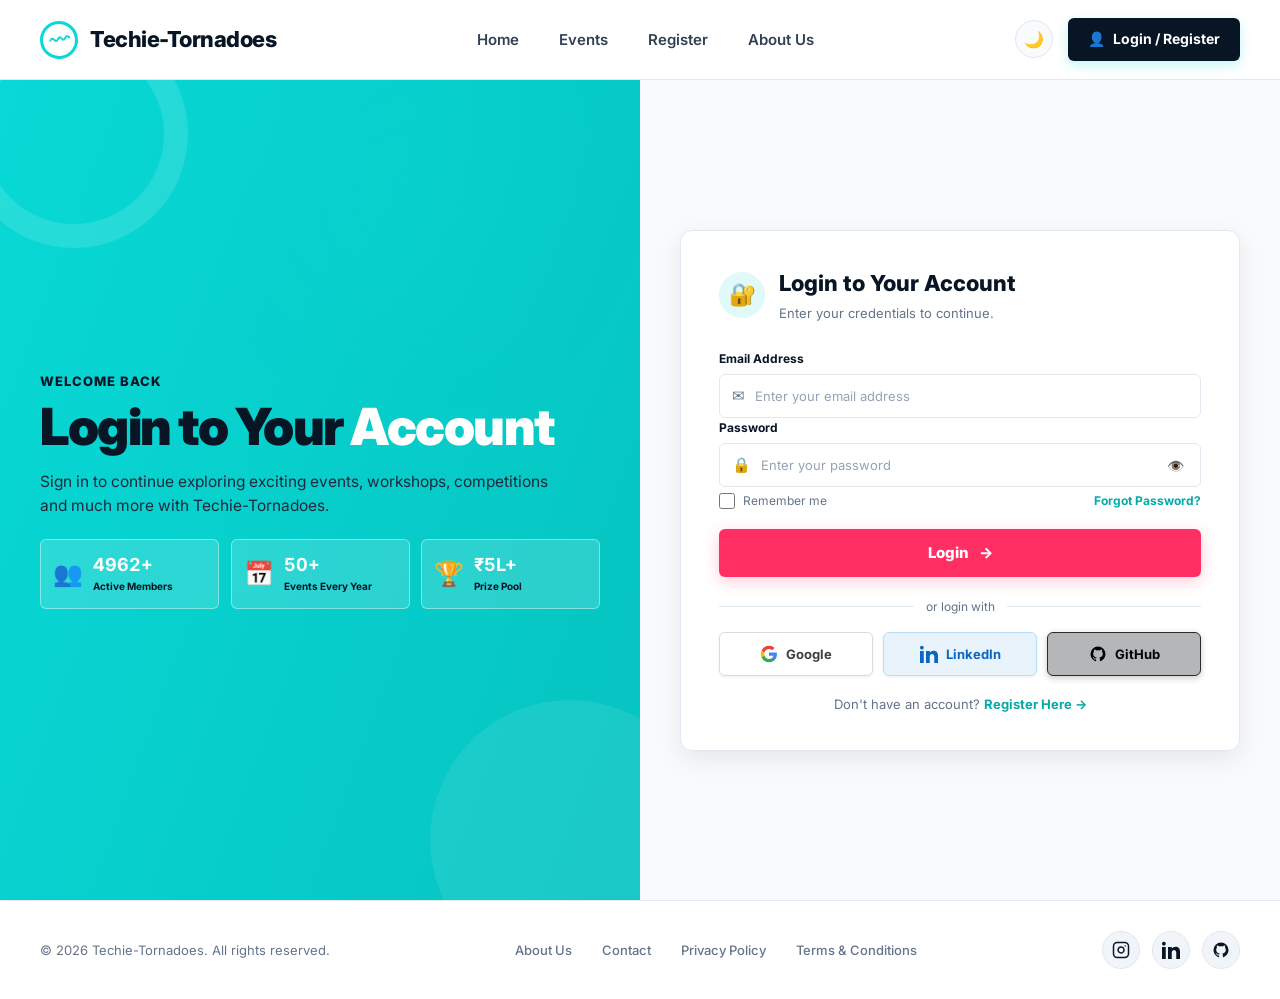
<file: profile.html>
<!DOCTYPE html>
<html lang="en">
<head>
    <meta charset="UTF-8">
    <meta name="viewport" content="width=device-width, initial-scale=1.0">
    <title>My Profile | Techie-Tornadoes</title>
    <meta name="description" content="View your Techie-Tornadoes profile, manage details, and check your registered events.">

    <!-- Google Fonts -->
    <link rel="preconnect" href="https://fonts.googleapis.com">
    <link rel="preconnect" href="https://fonts.gstatic.com" crossorigin>
    <link href="https://fonts.googleapis.com/css2?family=Inter:wght@400;500;600;700;800;900&display=swap" rel="stylesheet">

    <!-- Stylesheets -->
    <link rel="stylesheet" href="css/style.css">
    <link rel="stylesheet" href="css/registration.css">
    <link rel="stylesheet" href="css/pages.css">
    <link rel="stylesheet" href="css/dark-mode.css">
    <link rel="stylesheet" href="css/responsive.css">
</head>
<body>

    <!-- ================= NAVBAR ================= -->
    <header class="navbar">
        <div class="nav-container">
            <a href="index.html" class="brand">
                <span class="brand-icon">〰</span>
                <span>Techie-Tornadoes</span>
            </a>

            <nav class="nav-links">
                <a href="index.html">Home</a>
                <a href="events.html">Events</a>
                <a href="registration.html">Register</a>
                <a href="about.html">About Us</a>
            </nav>

            <div class="nav-right-actions">
                <button type="button" class="dark-mode-toggle" id="themeToggle" aria-label="Toggle dark mode">
                    <span class="theme-icon">🌙</span>
                </button>
                <a href="login.html" class="login-btn">
                    <span>👤</span>
                    Login / Sign Up
                </a>
            </div>
        </div>
    </header>

    <!-- ================= PROFILE PAGE MAIN ================= -->
    <main class="profile-page">

        <!-- HERO HEADER -->
        <section class="page-hero">
            <div class="page-hero-content scroll-animate">
                <p class="page-eyebrow">MY ACCOUNT</p>
                <h1>User <span>Profile</span></h1>
                <p>View your registration details, manage account info, and track events participated.</p>
            </div>
        </section>

        <!-- PROFILE CONTENT -->
        <section class="profile-section">
            <div class="profile-grid">

                <!-- USER DETAILS CARD -->
                <div class="profile-card user-card scroll-animate">
                    <div class="card-header-badge">
                        <div class="user-big-avatar" id="userAvatar">U</div>
                        <div class="user-header-meta">
                            <h2 id="profileFullName">User Name</h2>
                            <span class="badge-role">Active Member</span>
                        </div>
                    </div>

                    <div class="profile-info-grid">
                        <div class="info-item">
                            <span class="info-label">Email Address</span>
                            <strong class="info-value" id="profileEmail">user@example.com</strong>
                        </div>
                        <div class="info-item">
                            <span class="info-label">Phone Number</span>
                            <strong class="info-value" id="profilePhone">+91 98765 43210</strong>
                        </div>
                        <div class="info-item">
                            <span class="info-label">College / Organization</span>
                            <strong class="info-value" id="profileCollege">Engineering College</strong>
                        </div>
                        <div class="info-item">
                            <span class="info-label">Year of Study</span>
                            <strong class="info-value" id="profileYear">Third Year</strong>
                        </div>
                        <div class="info-item">
                            <span class="info-label">Branch / Department</span>
                            <strong class="info-value" id="profileBranch">Computer Science</strong>
                        </div>
                    </div>

                    <div class="profile-actions">
                        <button type="button" class="profile-logout-btn" id="profileLogoutBtn">
                            <span>🚪</span> Logout Account
                        </button>
                    </div>
                </div>

                <!-- MY EVENTS CARD -->
                <div class="profile-card events-card scroll-animate" id="my-events">
                    <div class="section-title-wrap">
                        <h2>🎟️ Events Participated</h2>
                        <p>Events registered under your account.</p>
                    </div>

                    <div id="myEventsList" class="my-events-list">
                        <!-- Populated by js/profile.js -->
                    </div>
                </div>

            </div>
        </section>

    </main>

    <!-- ================= FOOTER ================= -->
    <footer>
        <div class="footer-container">
            <p>© <span data-current-year>2026</span> Techie-Tornadoes. All rights reserved.</p>

            <div class="footer-links">
                <a href="about.html">About Us</a>
                <a href="contact.html">Contact</a>
                <a href="privacy.html">Privacy Policy</a>
                <a href="terms.html">Terms & Conditions</a>
            </div>

            <div class="social-links">
                <a href="https://www.instagram.com/techietornadoes" class="social-instagram" target="_blank" rel="noopener" aria-label="Instagram">
                    <svg width="18" height="18" viewBox="0 0 24 24" fill="none" stroke="currentColor" stroke-width="2" stroke-linecap="round" stroke-linejoin="round">
                        <rect x="2" y="2" width="20" height="20" rx="5" ry="5"></rect>
                        <path d="M16 11.37A4 4 0 1 1 12.63 8 4 4 0 0 1 16 11.37z"></path>
                        <line x1="17.5" y1="6.5" x2="17.51" y2="6.5"></line>
                    </svg>
                </a>
                <a href="https://www.linkedin.com/company/techie-tornadoes" class="social-linkedin" target="_blank" rel="noopener" aria-label="LinkedIn">
                    <svg width="18" height="18" viewBox="0 0 24 24" fill="currentColor">
                        <path d="M4.98 3.5c0 1.381-1.11 2.5-2.48 2.5s-2.48-1.119-2.48-2.5c0-1.38 1.11-2.5 2.48-2.5s2.48 1.12 2.48 2.5zm.02 4.5h-5v16h5v-16zm7.982 0h-4.968v16h4.969v-8.399c0-4.67 6.029-5.052 6.029 0v8.399h4.988v-10.131c0-7.88-8.922-7.593-11.018-3.714v-2.155z"/>
                    </svg>
                </a>
                <a href="https://github.com/techie-tornadoes" class="social-github" target="_blank" rel="noopener" aria-label="GitHub">
                    <svg width="18" height="18" viewBox="0 0 24 24" fill="currentColor">
                        <path d="M12 2A10 10 0 0 0 2 12c0 4.42 2.87 8.17 6.84 9.5.5.08.66-.23.66-.5v-1.69c-2.77.6-3.36-1.34-3.36-1.34-.46-1.16-1.11-1.47-1.11-1.47-.91-.62.07-.6.07-.6 1 .07 1.53 1.03 1.53 1.03.87 1.52 2.34 1.07 2.91.83.1-.65.35-1.09.63-1.34-2.22-.25-4.55-1.11-4.55-4.92 0-1.11.38-2 1.03-2.71-.1-.25-.45-1.29.1-2.64 0 0 .84-.27 2.75 1.02.79-.22 1.65-.33 2.5-.33.85 0 1.71.11 2.5.33 1.91-1.29 2.75-1.02 2.75-1.02.55 1.35.2 2.39.1 2.64.65.71 1.03 1.6 1.03 2.71 0 3.82-2.34 4.66-4.57 4.91.36.31.69.92.69 1.85V21c0 .27.16.59.67.5C19.14 20.16 22 16.42 22 12A10 10 0 0 0 12 2z"/>
                    </svg>
                </a>
            </div>
        </div>
    </footer>

    <!-- Scripts -->
    <script src="js/storage.js"></script>
    <script src="js/dark-mode.js"></script>
    <script src="js/events.js"></script>
    <script src="js/profile.js"></script>
    <script src="js/main.js"></script>
</body>
</html>
</file>
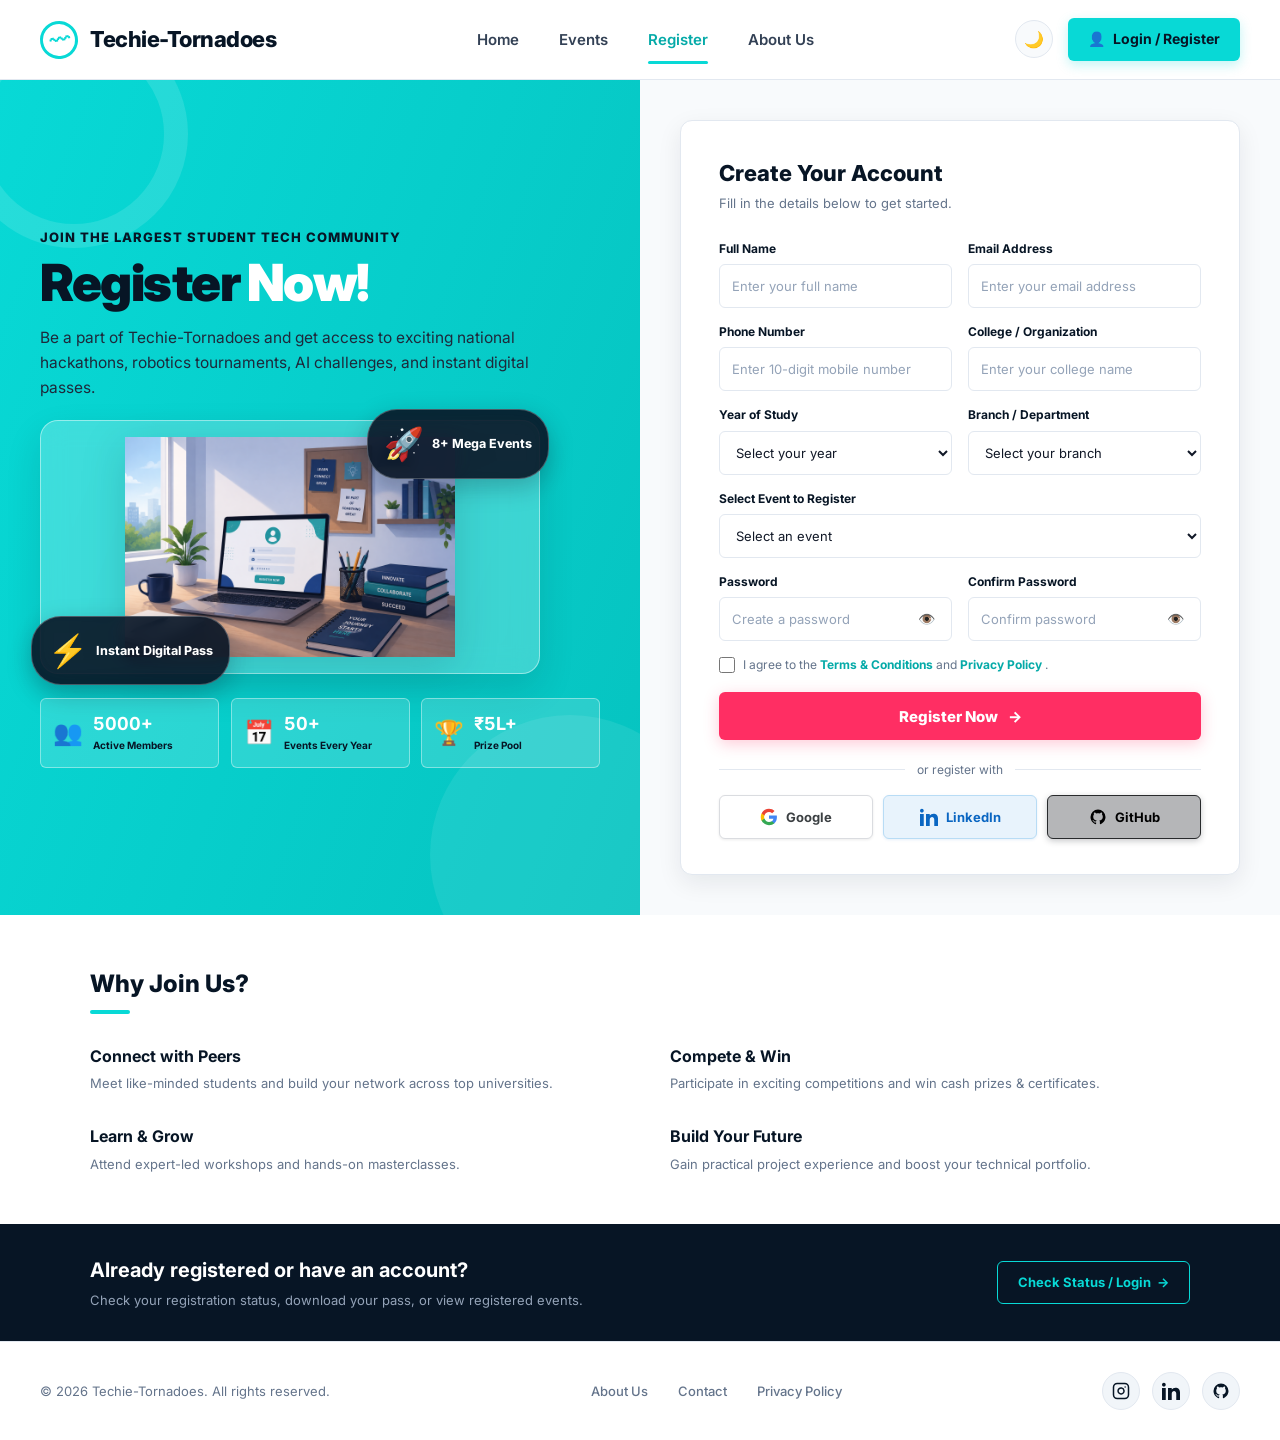
<file: registration.html>
<!DOCTYPE html>
<html lang="en">

<head>
    <meta charset="UTF-8">
    <meta name="viewport" content="width=device-width, initial-scale=1.0">

    <title>Register | Techie-Tornadoes</title>

    <meta name="description"
        content="Register for Techie-Tornadoes events, workshops, hackathons and competitions. Join over 5000+ active student members.">

    <!-- Google Fonts -->
    <link rel="preconnect" href="https://fonts.googleapis.com">
    <link rel="preconnect" href="https://fonts.gstatic.com" crossorigin>

    <link href="https://fonts.googleapis.com/css2?family=Inter:wght@400;500;600;700;800;900&display=swap"
        rel="stylesheet">

    <!-- Stylesheets -->
    <link rel="stylesheet" href="css/style.css">
    <link rel="stylesheet" href="css/registration.css">
    <link rel="stylesheet" href="css/animations.css">
    <link rel="stylesheet" href="css/pages.css">
    <link rel="stylesheet" href="css/dark-mode.css">
    <link rel="stylesheet" href="css/responsive.css">
</head>

<body>

    <!-- ================= NAVBAR ================= -->

    <header class="navbar">

        <div class="nav-container">

            <a href="index.html" class="brand">
                <span class="brand-icon">〰</span>
                <span>Techie-Tornadoes</span>
            </a>

            <nav class="nav-links">

                <a href="index.html">
                    Home
                </a>

                <a href="events.html">
                    Events
                </a>

                <a href="registration.html" class="active">
                    Register
                </a>

                <a href="about.html">
                    About Us
                </a>

            </nav>

            <div class="nav-right-actions">

                <button type="button" class="dark-mode-toggle" id="themeToggle" aria-label="Toggle dark mode">

                    <span class="theme-icon">🌙</span>

                </button>

                <a href="login.html" class="login-btn">
                    <span>👤</span>
                    Login / Register
                </a>

            </div>

        </div>

    </header>


    <!-- ================= REGISTRATION PAGE ================= -->

    <main class="registration-page">


        <!-- ================= LEFT SECTION ================= -->

        <section class="registration-intro">

            <div class="intro-content">

                <p class="intro-eyebrow">
                    JOIN THE LARGEST STUDENT TECH COMMUNITY
                </p>

                <h1>
                    Register <span>Now!</span>
                </h1>

                <p class="intro-description">
                    Be a part of Techie-Tornadoes and get access to exciting national hackathons, robotics tournaments,
                    AI challenges, and instant digital passes.
                </p>

                <!-- ================= PREMIUM VISUAL SHOWCASE ================= -->

                <div class="intro-visual-wrapper">

                    <div class="intro-visual-card">

                        <img src="images/register.png" alt="Students registering for Techie-Tornadoes technical events"
                            class="register-hero-img" onerror="this.onerror=null; this.src='images/event.png';">

                        <div class="visual-badge badge-top-right">
                            <span class="badge-icon">🚀</span>
                            <span>8+ Mega Events</span>
                        </div>

                        <div class="visual-badge badge-bottom-left">
                            <span class="badge-icon">⚡</span>
                            <span>Instant Digital Pass</span>
                        </div>

                    </div>

                </div>

                <!-- ================= STATS GRID ================= -->

                <div class="intro-stats anim-fade-up">

                    <div class="stat-card tilt-card">
                        <div class="stat-icon">👥</div>
                        <div>
                            <strong class="counter-number">5000+</strong>
                            <span>Active Members</span>
                        </div>
                    </div>

                    <div class="stat-card tilt-card">
                        <div class="stat-icon">📅</div>
                        <div>
                            <strong class="counter-number">50+</strong>
                            <span>Events Every Year</span>
                        </div>
                    </div>

                    <div class="stat-card tilt-card">
                        <div class="stat-icon">🏆</div>
                        <div>
                            <strong class="counter-number">₹5L+</strong>
                            <span>Prize Pool</span>
                        </div>
                    </div>

                </div>

            </div>

        </section>


        <!-- ================= RIGHT SECTION / FORM ================= -->

        <section class="registration-form-section">

            <div class="registration-card">


                <!-- ================= FORM HEADING ================= -->

                <div class="form-heading">

                    <div>

                        <h2>
                            Create Your Account
                        </h2>

                        <p>
                            Fill in the details below to get started.
                        </p>

                    </div>

                </div>


                <!-- ================= REGISTRATION FORM ================= -->

                <form id="registrationForm" class="registration-form" novalidate>


                    <!-- ================= ROW 1 ================= -->

                    <div class="form-row">


                        <div class="form-group">

                            <label for="fullName">
                                Full Name
                            </label>

                            <div class="input-wrapper">

                                <input type="text" id="fullName" name="fullName" placeholder="Enter your full name"
                                    required>

                            </div>

                        </div>


                        <div class="form-group">

                            <label for="email">
                                Email Address
                            </label>

                            <div class="input-wrapper">

                                <input type="email" id="email" name="email" placeholder="Enter your email address"
                                    required>

                            </div>

                        </div>


                    </div>


                    <!-- ================= ROW 2 ================= -->

                    <div class="form-row">


                        <div class="form-group">

                            <label for="phone">
                                Phone Number
                            </label>

                            <div class="input-wrapper">

                                <input type="tel" id="phone" name="phone" placeholder="Enter 10-digit mobile number"
                                    required>

                            </div>

                        </div>


                        <div class="form-group">

                            <label for="college">
                                College / Organization
                            </label>

                            <div class="input-wrapper">

                                <input type="text" id="college" name="college" placeholder="Enter your college name"
                                    required>

                            </div>

                        </div>


                    </div>


                    <!-- ================= ROW 3 ================= -->

                    <div class="form-row">


                        <div class="form-group">

                            <label for="year">
                                Year of Study
                            </label>

                            <select id="year" name="year" required>

                                <option value="" disabled selected>

                                    Select your year

                                </option>

                                <option value="First Year">
                                    First Year
                                </option>

                                <option value="Second Year">
                                    Second Year
                                </option>

                                <option value="Third Year">
                                    Third Year
                                </option>

                                <option value="Fourth Year">
                                    Fourth Year
                                </option>

                                <option value="Other">
                                    Other
                                </option>

                            </select>

                        </div>


                        <div class="form-group">

                            <label for="branch">
                                Branch / Department
                            </label>

                            <select id="branch" name="branch" required>

                                <option value="" disabled selected>

                                    Select your branch

                                </option>

                                <option value="CSE">
                                    Computer Science & Engineering
                                </option>

                                <option value="ECE">
                                    Electronics & Communication
                                </option>

                                <option value="EEE">
                                    Electrical & Electronics
                                </option>

                                <option value="MECH">
                                    Mechanical Engineering
                                </option>

                                <option value="CIVIL">
                                    Civil Engineering
                                </option>

                                <option value="IT">
                                    Information Technology
                                </option>

                                <option value="Other">
                                    Other
                                </option>

                            </select>

                        </div>


                    </div>


                    <!-- ================= EVENT SELECTION ================= -->

                    <div class="form-row">

                        <div class="form-group" style="grid-column: span 2;">

                            <label for="event">
                                Select Event to Register
                            </label>

                            <select id="event" name="event" required>

                                <option value="" disabled selected>

                                    Select an event

                                </option>

                                <!-- Populated dynamically by JS -->

                            </select>

                        </div>

                    </div>


                    <!-- ================= PASSWORD ROW ================= -->

                    <div class="form-row">


                        <div class="form-group">

                            <label for="password">
                                Password
                            </label>

                            <div class="input-wrapper">

                                <input type="password" id="password" name="password" placeholder="Create a password"
                                    required>

                                <!-- KEEP EYE ICON -->

                                <button type="button" class="password-toggle" data-target="password"
                                    aria-label="Show password">

                                    👁️

                                </button>

                            </div>

                        </div>


                        <div class="form-group">

                            <label for="confirmPassword">
                                Confirm Password
                            </label>

                            <div class="input-wrapper">

                                <input type="password" id="confirmPassword" name="confirmPassword"
                                    placeholder="Confirm password" required>

                                <!-- KEEP EYE ICON -->

                                <button type="button" class="password-toggle" data-target="confirmPassword"
                                    aria-label="Show password">

                                    👁️

                                </button>

                            </div>

                        </div>


                    </div>


                    <!-- ================= TERMS ================= -->

                    <div class="terms">

                        <label>

                            <input type="checkbox" id="terms" name="terms" required>

                            <span class="terms-text">

                                I agree to the

                                <a href="terms.html">
                                    Terms & Conditions
                                </a>

                                and

                                <a href="privacy.html">
                                    Privacy Policy
                                </a>.

                            </span>

                        </label>

                    </div>


                    <!-- ================= FORM MESSAGE ================= -->

                    <div id="formMessage" class="form-message">
                    </div>


                    <!-- ================= SUBMIT ================= -->

                    <button type="submit" class="register-button shimmer-btn">

                        Register Now
                        <span>→</span>

                    </button>


                    <!-- ================= DIVIDER ================= -->

                    <div class="form-divider">

                        <span></span>

                        <p>
                            or register with
                        </p>

                        <span></span>

                    </div>


                    <!-- ================= SOCIAL REGISTER ================= -->

                    <div class="social-register">


                        <!-- GOOGLE -->

                        <button type="button" class="social-btn btn-google" data-provider="Google">

                            <svg width="18" height="18" viewBox="0 0 24 24">

                                <path fill="#4285F4"
                                    d="M22.56 12.25c0-.78-.07-1.53-.2-2.25H12v4.26h5.92c-.26 1.37-1.04 2.53-2.21 3.31v2.77h3.57c2.08-1.92 3.28-4.74 3.28-8.09z" />

                                <path fill="#34A853"
                                    d="M12 23c2.97 0 5.46-.98 7.28-2.66l-3.57-2.77c-.98.66-2.23 1.06-3.71 1.06-2.86 0-5.29-1.93-6.16-4.53H2.18v2.84C3.99 20.53 7.7 23 12 23z" />

                                <path fill="#FBBC05"
                                    d="M5.84 14.09c-.22-.66-.35-1.36-.35-2.09s.13-1.43.35-2.09V7.06H2.18C1.43 8.55 1 10.22 1 12s.43 3.45 1.18 4.94l2.85-2.22.81-.63z" />

                                <path fill="#EA4335"
                                    d="M12 5.38c1.62 0 3.06.56 4.21 1.64l3.15-3.15C17.45 2.09 14.97 1 12 1 7.7 1 3.99 3.47 2.18 7.06l3.66 2.84c.87-2.6 3.3-4.52 6.16-4.52z" />

                            </svg>

                            <span>
                                Google
                            </span>

                        </button>


                        <!-- LINKEDIN -->

                        <button type="button" class="social-btn btn-linkedin" data-provider="LinkedIn">
                            <svg width="18" height="18" viewBox="0 0 24 24" fill="#0A66C2">
                                <path d="M4.98 3.5c0 1.381-1.11 2.5-2.48 2.5s-2.48-1.119-2.48-2.5c0-1.38 1.11-2.5 2.48-2.5s2.48 1.12 2.48 2.5zm.02 4.5h-5v16h5v-16zm7.982 0h-4.968v16h4.969v-8.399c0-4.67 6.029-5.052 6.029 0v8.399h4.988v-10.131c0-7.88-8.922-7.593-11.018-3.714v-2.155z"/>
                            </svg>
                            <span>
                                LinkedIn
                            </span>
                        </button>


                        <!-- GITHUB -->

                        <button type="button" class="social-btn btn-github" data-provider="GitHub">

                            <svg width="18" height="18" viewBox="0 0 24 24" fill="currentColor">

                                <path
                                    d="M12 2A10 10 0 0 0 2 12c0 4.42 2.87 8.17 6.84 9.5.5.08.66-.23.66-.5v-1.69c-2.77.6-3.36-1.34-3.36-1.34-.46-1.16-1.11-1.47-1.11-1.47-.91-.62.07-.6.07-.6 1 .07 1.53 1.03 1.53 1.03.87 1.52 2.34 1.07 2.91.83.1-.65.35-1.09.63-1.34-2.22-.25-4.55-1.11-4.55-4.92 0-1.11.38-2 1.03-2.71-.1-.25-.45-1.29.1-2.64 0 0 .84-.27 2.75 1.02.79-.22 1.65-.33 2.5-.33.85 0 1.71.11 2.5.33 1.91-1.29 2.75-1.02 2.75-1.02.55 1.35.2 2.39.1 2.64.65.71 1.03 1.6 1.03 2.71 0 3.82-2.34 4.66-4.57 4.91.36.31.69.92.69 1.85V21c0 .27.16.59.67.5C19.14 20.16 22 16.42 22 12A10 10 0 0 0 12 2z" />

                            </svg>

                            <span>
                                GitHub
                            </span>

                        </button>


                    </div>


                </form>

            </div>

        </section>

    </main>


    <!-- ================= WHY JOIN US ================= -->

    <section class="why-join">

        <div class="why-container">


            <div class="why-heading">

                <h2>
                    Why Join Us?
                </h2>

                <span></span>

            </div>


            <div class="benefits-grid">


                <!-- BENEFIT 1 -->

                <div class="benefit">

                    <div>

                        <h3>
                            Connect with Peers
                        </h3>

                        <p>
                            Meet like-minded students and build your network across top universities.
                        </p>

                    </div>

                </div>


                <!-- BENEFIT 2 -->

                <div class="benefit">

                    <div>

                        <h3>
                            Compete & Win
                        </h3>

                        <p>
                            Participate in exciting competitions and win cash prizes & certificates.
                        </p>

                    </div>

                </div>


                <!-- BENEFIT 3 -->

                <div class="benefit">

                    <div>

                        <h3>
                            Learn & Grow
                        </h3>

                        <p>
                            Attend expert-led workshops and hands-on masterclasses.
                        </p>

                    </div>

                </div>


                <!-- BENEFIT 4 -->

                <div class="benefit">

                    <div>

                        <h3>
                            Build Your Future
                        </h3>

                        <p>
                            Gain practical project experience and boost your technical portfolio.
                        </p>

                    </div>

                </div>


            </div>

        </div>

    </section>


    <!-- ================= LOGIN / STATUS CTA ================= -->

    <section class="login-cta">

        <div class="login-cta-container">

            <div>

                <h2>
                    Already registered or have an account?
                </h2>

                <p>
                    Check your registration status, download your pass,
                    or view registered events.
                </p>

            </div>

            <a href="#" id="openLookupBtn">

                Check Status / Login
                <span>→</span>

            </a>

        </div>

    </section>


    <!-- ================= FOOTER ================= -->

    <footer>

        <div class="footer-container">


            <p>
                © <span data-current-year>2026</span>
                Techie-Tornadoes. All rights reserved.
            </p>


            <div class="footer-links">

                <a href="about.html">
                    About Us
                </a>

                <a href="contact.html">
                    Contact
                </a>

                <a href="privacy.html">
                    Privacy Policy
                </a>

            </div>


            <div class="social-links">
                <a href="https://www.instagram.com/techietornadoes" class="social-instagram" target="_blank"
                    rel="noopener" aria-label="Instagram">
                    <svg width="18" height="18" viewBox="0 0 24 24" fill="none" stroke="currentColor" stroke-width="2"
                        stroke-linecap="round" stroke-linejoin="round">
                        <rect x="2" y="2" width="20" height="20" rx="5" ry="5"></rect>
                        <path d="M16 11.37A4 4 0 1 1 12.63 8 4 4 0 0 1 16 11.37z"></path>
                        <line x1="17.5" y1="6.5" x2="17.51" y2="6.5"></line>
                    </svg>
                </a>
                <a href="https://www.linkedin.com/company/techie-tornadoes" class="social-linkedin" target="_blank" rel="noopener" aria-label="LinkedIn">
                    <svg width="18" height="18" viewBox="0 0 24 24" fill="currentColor">
                        <path d="M4.98 3.5c0 1.381-1.11 2.5-2.48 2.5s-2.48-1.119-2.48-2.5c0-1.38 1.11-2.5 2.48-2.5s2.48 1.12 2.48 2.5zm.02 4.5h-5v16h5v-16zm7.982 0h-4.968v16h4.969v-8.399c0-4.67 6.029-5.052 6.029 0v8.399h4.988v-10.131c0-7.88-8.922-7.593-11.018-3.714v-2.155z"/>
                    </svg>
                </a>
                <a href="https://github.com/techie-tornadoes" class="social-github" target="_blank" rel="noopener"
                    aria-label="GitHub">
                    <svg width="18" height="18" viewBox="0 0 24 24" fill="currentColor">
                        <path
                            d="M12 2A10 10 0 0 0 2 12c0 4.42 2.87 8.17 6.84 9.5.5.08.66-.23.66-.5v-1.69c-2.77.6-3.36-1.34-3.36-1.34-.46-1.16-1.11-1.47-1.11-1.47-.91-.62.07-.6.07-.6 1 .07 1.53 1.03 1.53 1.03.87 1.52 2.34 1.07 2.91.83.1-.65.35-1.09.63-1.34-2.22-.25-4.55-1.11-4.55-4.92 0-1.11.38-2 1.03-2.71-.1-.25-.45-1.29.1-2.64 0 0 .84-.27 2.75 1.02.79-.22 1.65-.33 2.5-.33.85 0 1.71.11 2.5.33 1.91-1.29 2.75-1.02 2.75-1.02.55 1.35.2 2.39.1 2.64.65.71 1.03 1.6 1.03 2.71 0 3.82-2.34 4.66-4.57 4.91.36.31.69.92.69 1.85V21c0 .27.16.59.67.5C19.14 20.16 22 16.42 22 12A10 10 0 0 0 12 2z" />
                    </svg>
                </a>
            </div>


        </div>

    </footer>


    <!-- ================= SCRIPTS ================= -->

    <script src="js/storage.js"></script>

    <script src="js/dark-mode.js"></script>

    <script src="js/events.js"></script>

    <script src="js/registration.js"></script>

    <script src="js/social-auth.js"></script>

    <script src="js/animations.js"></script>

    <script src="js/main.js"></script>


</body>

</html>
</file>
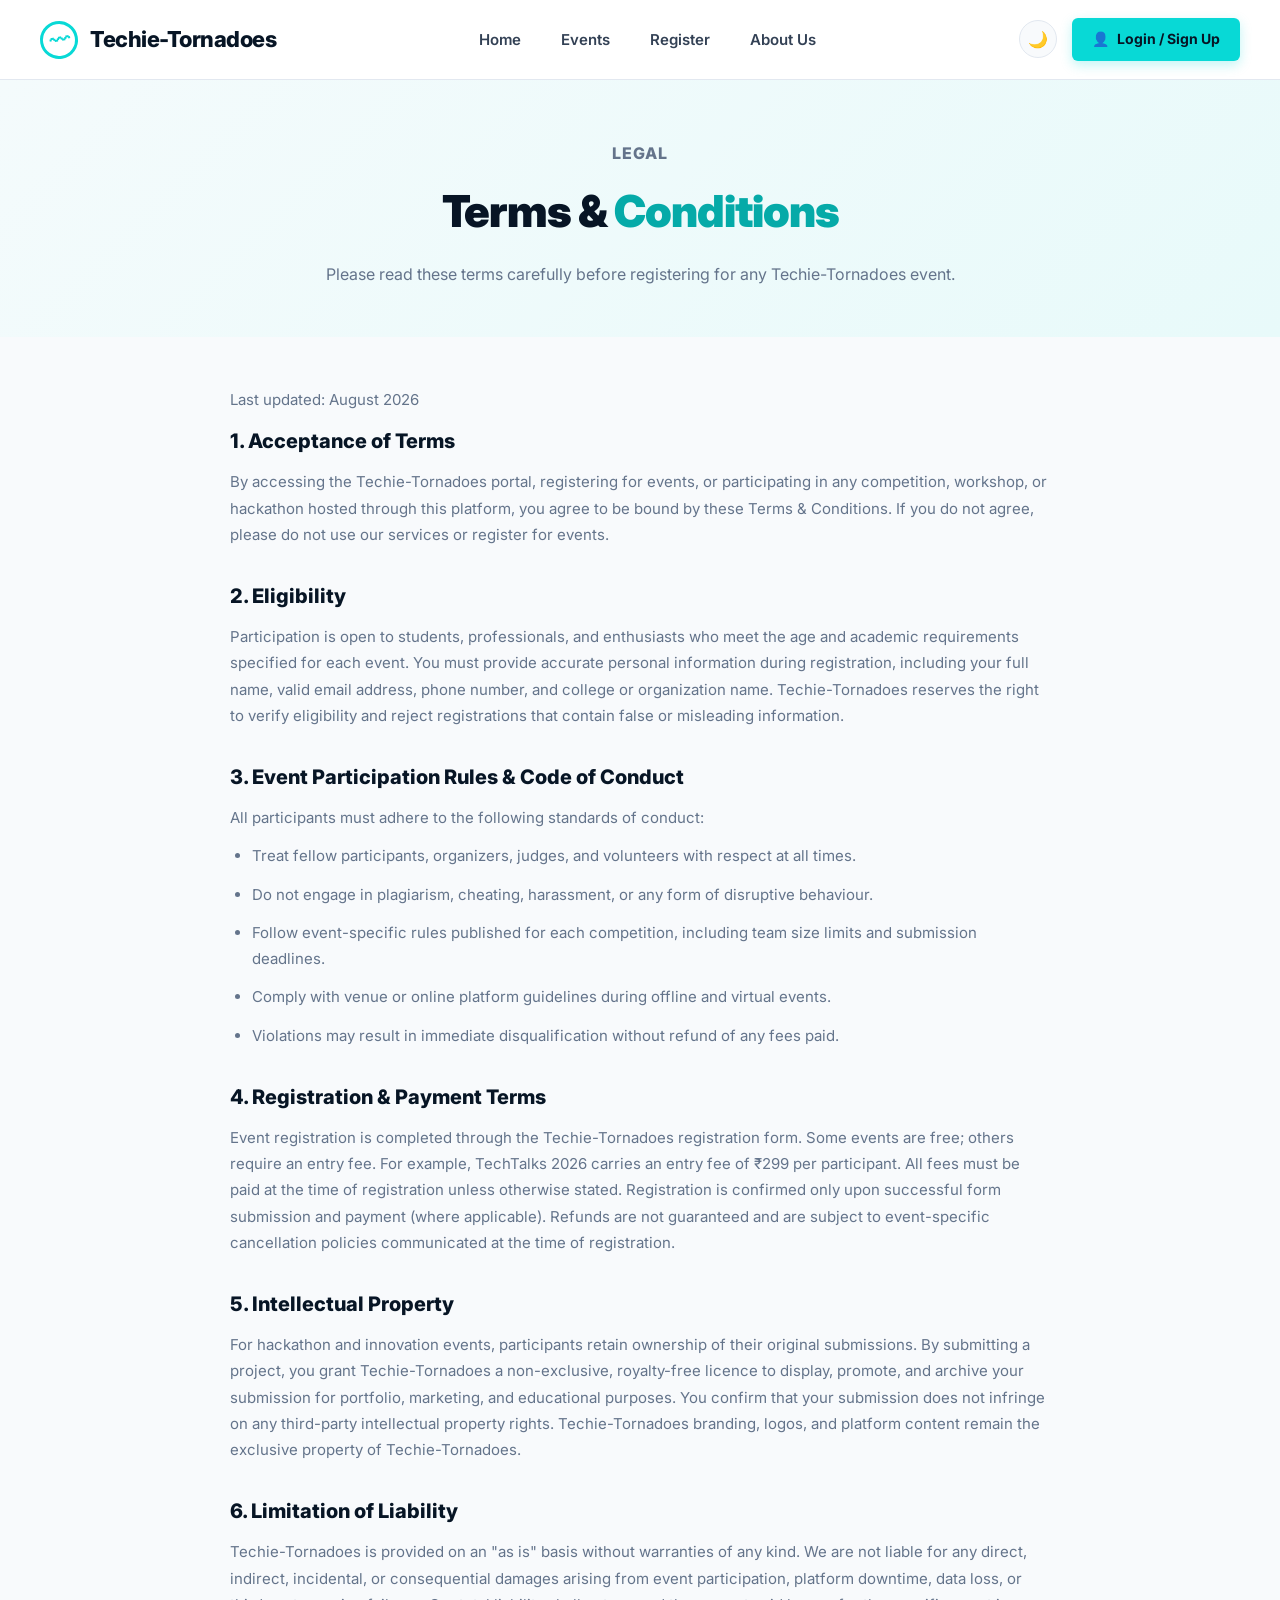
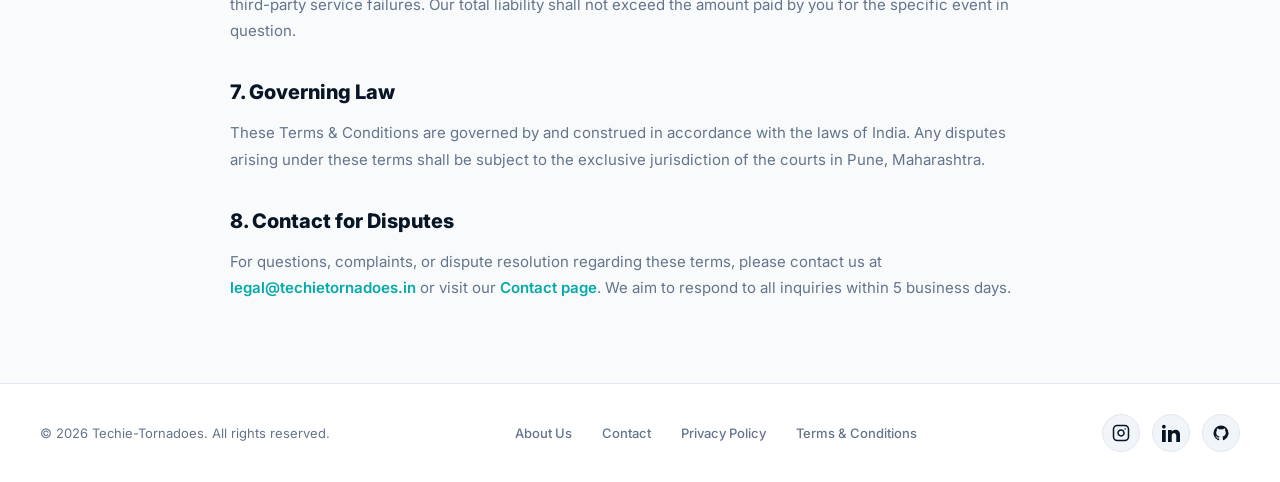
<file: terms.html>
<!DOCTYPE html>
<html lang="en">
<head>
    <meta charset="UTF-8">
    <meta name="viewport" content="width=device-width, initial-scale=1.0">
    <title>Terms & Conditions | Techie-Tornadoes</title>
    <meta name="description" content="Terms and Conditions for Techie-Tornadoes events, registrations, and platform usage.">

    <link rel="preconnect" href="https://fonts.googleapis.com">
    <link rel="preconnect" href="https://fonts.gstatic.com" crossorigin>
    <link href="https://fonts.googleapis.com/css2?family=Inter:wght@400;500;600;700;800;900&display=swap" rel="stylesheet">

    <link rel="stylesheet" href="css/style.css">
    <link rel="stylesheet" href="css/pages.css">
    <link rel="stylesheet" href="css/animations.css">
    <link rel="stylesheet" href="css/dark-mode.css">
    <link rel="stylesheet" href="css/responsive.css">
</head>
<body>

    <header class="navbar">
        <div class="nav-container">
            <a href="index.html" class="brand">
                <span class="brand-icon">〰</span>
                <span>Techie-Tornadoes</span>
            </a>
            <nav class="nav-links">
                <a href="index.html">Home</a>
                <a href="events.html">Events</a>
                <a href="registration.html">Register</a>
                <a href="about.html">About Us</a>
            </nav>
            <div class="nav-right-actions">
                <button type="button" class="dark-mode-toggle" id="themeToggle" aria-label="Toggle dark mode">
                    <span class="theme-icon">🌙</span>
                </button>
                <a href="login.html" class="login-btn">
                    <span>👤</span>
                    Login / Sign Up
                </a>
            </div>
        </div>
    </header>

    <main>
        <section class="page-hero">
            <div class="page-hero-content scroll-animate">
                <p class="page-eyebrow">LEGAL</p>
                <h1>Terms & <span>Conditions</span></h1>
                <p>Please read these terms carefully before registering for any Techie-Tornadoes event.</p>
            </div>
        </section>

        <section class="legal-page">
            <div class="legal-content scroll-animate">
                <p class="legal-updated">Last updated: August 2026</p>

                <h2>1. Acceptance of Terms</h2>
                <p>By accessing the Techie-Tornadoes portal, registering for events, or participating in any competition, workshop, or hackathon hosted through this platform, you agree to be bound by these Terms & Conditions. If you do not agree, please do not use our services or register for events.</p>

                <h2>2. Eligibility</h2>
                <p>Participation is open to students, professionals, and enthusiasts who meet the age and academic requirements specified for each event. You must provide accurate personal information during registration, including your full name, valid email address, phone number, and college or organization name. Techie-Tornadoes reserves the right to verify eligibility and reject registrations that contain false or misleading information.</p>

                <h2>3. Event Participation Rules & Code of Conduct</h2>
                <p>All participants must adhere to the following standards of conduct:</p>
                <ul>
                    <li>Treat fellow participants, organizers, judges, and volunteers with respect at all times.</li>
                    <li>Do not engage in plagiarism, cheating, harassment, or any form of disruptive behaviour.</li>
                    <li>Follow event-specific rules published for each competition, including team size limits and submission deadlines.</li>
                    <li>Comply with venue or online platform guidelines during offline and virtual events.</li>
                    <li>Violations may result in immediate disqualification without refund of any fees paid.</li>
                </ul>

                <h2>4. Registration & Payment Terms</h2>
                <p>Event registration is completed through the Techie-Tornadoes registration form. Some events are free; others require an entry fee. For example, TechTalks 2026 carries an entry fee of ₹299 per participant. All fees must be paid at the time of registration unless otherwise stated. Registration is confirmed only upon successful form submission and payment (where applicable). Refunds are not guaranteed and are subject to event-specific cancellation policies communicated at the time of registration.</p>

                <h2>5. Intellectual Property</h2>
                <p>For hackathon and innovation events, participants retain ownership of their original submissions. By submitting a project, you grant Techie-Tornadoes a non-exclusive, royalty-free licence to display, promote, and archive your submission for portfolio, marketing, and educational purposes. You confirm that your submission does not infringe on any third-party intellectual property rights. Techie-Tornadoes branding, logos, and platform content remain the exclusive property of Techie-Tornadoes.</p>

                <h2>6. Limitation of Liability</h2>
                <p>Techie-Tornadoes is provided on an "as is" basis without warranties of any kind. We are not liable for any direct, indirect, incidental, or consequential damages arising from event participation, platform downtime, data loss, or third-party service failures. Our total liability shall not exceed the amount paid by you for the specific event in question.</p>

                <h2>7. Governing Law</h2>
                <p>These Terms & Conditions are governed by and construed in accordance with the laws of India. Any disputes arising under these terms shall be subject to the exclusive jurisdiction of the courts in Pune, Maharashtra.</p>

                <h2>8. Contact for Disputes</h2>
                <p>For questions, complaints, or dispute resolution regarding these terms, please contact us at <a href="mailto:legal@techietornadoes.in">legal@techietornadoes.in</a> or visit our <a href="contact.html">Contact page</a>. We aim to respond to all inquiries within 5 business days.</p>
            </div>
        </section>
    </main>

    <footer>
        <div class="footer-container">
            <p>© <span data-current-year>2026</span> Techie-Tornadoes. All rights reserved.</p>
            <div class="footer-links">
                <a href="about.html">About Us</a>
                <a href="contact.html">Contact</a>
                <a href="privacy.html">Privacy Policy</a>
                <a href="terms.html">Terms & Conditions</a>
            </div>
            <div class="social-links">
                <a href="https://www.instagram.com/techietornadoes" class="social-instagram" target="_blank" rel="noopener" aria-label="Instagram">
                    <svg width="18" height="18" viewBox="0 0 24 24" fill="none" stroke="currentColor" stroke-width="2" stroke-linecap="round" stroke-linejoin="round">
                        <rect x="2" y="2" width="20" height="20" rx="5" ry="5"></rect>
                        <path d="M16 11.37A4 4 0 1 1 12.63 8 4 4 0 0 1 16 11.37z"></path>
                        <line x1="17.5" y1="6.5" x2="17.51" y2="6.5"></line>
                    </svg>
                </a>
                <a href="https://www.linkedin.com/company/techie-tornadoes" class="social-linkedin" target="_blank" rel="noopener" aria-label="LinkedIn">
                    <svg width="18" height="18" viewBox="0 0 24 24" fill="currentColor">
                        <path d="M4.98 3.5c0 1.381-1.11 2.5-2.48 2.5s-2.48-1.119-2.48-2.5c0-1.38 1.11-2.5 2.48-2.5s2.48 1.12 2.48 2.5zm.02 4.5h-5v16h5v-16zm7.982 0h-4.968v16h4.969v-8.399c0-4.67 6.029-5.052 6.029 0v8.399h4.988v-10.131c0-7.88-8.922-7.593-11.018-3.714v-2.155z"/>
                    </svg>
                </a>
                <a href="https://github.com/techie-tornadoes" class="social-github" target="_blank" rel="noopener" aria-label="GitHub">
                    <svg width="18" height="18" viewBox="0 0 24 24" fill="currentColor">
                        <path d="M12 2A10 10 0 0 0 2 12c0 4.42 2.87 8.17 6.84 9.5.5.08.66-.23.66-.5v-1.69c-2.77.6-3.36-1.34-3.36-1.34-.46-1.16-1.11-1.47-1.11-1.47-.91-.62.07-.6.07-.6 1 .07 1.53 1.03 1.53 1.03.87 1.52 2.34 1.07 2.91.83.1-.65.35-1.09.63-1.34-2.22-.25-4.55-1.11-4.55-4.92 0-1.11.38-2 1.03-2.71-.1-.25-.45-1.29.1-2.64 0 0 .84-.27 2.75 1.02.79-.22 1.65-.33 2.5-.33.85 0 1.71.11 2.5.33 1.91-1.29 2.75-1.02 2.75-1.02.55 1.35.2 2.39.1 2.64.65.71 1.03 1.6 1.03 2.71 0 3.82-2.34 4.66-4.57 4.91.36.31.69.92.69 1.85V21c0 .27.16.59.67.5C19.14 20.16 22 16.42 22 12A10 10 0 0 0 12 2z"/>
                    </svg>
                </a>
            </div>
        </div>
    </footer>

    <script src="js/storage.js"></script>
    <script src="js/dark-mode.js"></script>
    <script src="js/animations.js"></script>
    <script src="js/main.js"></script>
</body>
</html>
</file>
<file: css/style.css>
/* =====================================================
   TECHIE-TORNADOES
   Main Website Styles & Design System
   ===================================================== */

/* ================= VARIABLES ================= */
:root {
    --primary: #08d9d6;
    --primary-dark: #05aaa8;
    --primary-light: #e0f9f9;

    --pink: #ff2e63;
    --pink-dark: #e92558;
    --pink-light: #ffe8ef;

    --navy: #071525;
    --navy-light: #152232;
    --dark: #151a22;

    --text: #111827;
    --text-muted: #64748b;

    --background: #f8fafc;
    --white: #ffffff;

    --border: #e2e8f0;
    --border-subtle: #edf2f7;

    --radius-sm: 6px;
    --radius: 12px;
    --radius-lg: 16px;

    --shadow-sm: 0 2px 8px rgba(7, 21, 37, 0.04);
    --shadow: 0 8px 25px rgba(7, 21, 37, 0.08);
    --shadow-hover: 0 16px 35px rgba(7, 21, 37, 0.12);
    --shadow-glow: 0 10px 30px rgba(8, 217, 214, 0.25);

    --transition: all 0.25s cubic-bezier(0.4, 0, 0.2, 1);
}

/* ================= KEYFRAME ANIMATIONS ================= */
@keyframes floatSlow {

    0%,
    100% {
        transform: translateY(0);
    }

    50% {
        transform: translateY(-8px);
    }
}

@keyframes pulseCyanGlow {
    0% {
        box-shadow: 0 0 0 0 rgba(8, 217, 214, 0.4);
    }

    70% {
        box-shadow: 0 0 0 8px rgba(8, 217, 214, 0);
    }

    100% {
        box-shadow: 0 0 0 0 rgba(8, 217, 214, 0);
    }
}

@keyframes popBounce {
    0% {
        transform: scale(0.94);
    }

    50% {
        transform: scale(1.06);
    }

    100% {
        transform: scale(1);
    }
}

@keyframes shimmerSheen {
    0% {
        transform: translateX(-150%) skewX(-20deg);
    }

    100% {
        transform: translateX(250%) skewX(-20deg);
    }
}

/* ================= RESET ================= */
* {
    margin: 0;
    padding: 0;
    box-sizing: border-box;
}

html {
    scroll-behavior: smooth;
    font-size: 16px;
}

body {
    font-family: 'Inter', -apple-system, BlinkMacSystemFont, "Segoe UI", Roboto, sans-serif;
    color: var(--text);
    background: var(--background);
    line-height: 1.6;
    overflow-x: hidden;
    transition: background-color 0.3s ease, color 0.3s ease;
}


a {
    text-decoration: none;
    color: inherit;
    transition: var(--transition);
}

img {
    max-width: 100%;
    height: auto;
    display: block;
}

button,
input,
select,
textarea {
    font-family: inherit;
}

/* ================= NAVBAR ================= */
.navbar {
    height: 80px;
    background: var(--white);
    border-bottom: 1px solid var(--border);
    position: sticky;
    top: 0;
    z-index: 1000;
    transition: var(--transition);
}

.navbar-scrolled {
    box-shadow: var(--shadow);
    height: 72px;
}

.nav-container {
    max-width: 1380px;
    height: 100%;
    margin: 0 auto;
    padding: 0 40px;
    display: flex;
    align-items: center;
    justify-content: space-between;
    gap: 20px;
}

.brand {
    display: inline-flex;
    align-items: center;
    gap: 12px;
    color: var(--navy);
    font-size: 22px;
    font-weight: 800;
    letter-spacing: -0.5px;
    white-space: nowrap;
    text-decoration: none;
    flex-shrink: 0;
}

.brand span:last-child {
    white-space: nowrap;
}

.brand-icon {
    width: 38px;
    height: 38px;
    min-width: 38px;
    min-height: 38px;
    max-width: 38px;
    max-height: 38px;
    aspect-ratio: 1 / 1;
    display: inline-flex;
    align-items: center;
    justify-content: center;
    border: 3px solid var(--primary);
    border-radius: 50%;
    color: var(--primary);
    font-size: 20px;
    font-weight: 900;
    line-height: 1;
    padding: 0;
    margin: 0;
    box-sizing: border-box;
    flex-shrink: 0;
    transform: rotate(-10deg);
    transition: var(--transition);
}

.brand:hover .brand-icon {
    transform: rotate(15deg) scale(1.05);
}

.nav-links {
    display: flex;
    align-items: center;
    gap: 40px;
}

.nav-links a {
    position: relative;
    padding: 10px 0;
    font-size: 15px;
    font-weight: 600;
    color: #334155;
}

.nav-links a:hover {
    color: var(--primary-dark);
}

.nav-links a.active {
    color: var(--primary-dark);
}

.nav-links a.active::after {
    content: "";
    position: absolute;
    left: 0;
    bottom: -2px;
    width: 100%;
    height: 3px;
    background: var(--primary);
    border-radius: 2px;
}

.nav-right-actions {
    display: flex;
    align-items: center;
    gap: 15px;
}

.login-btn {
    display: inline-flex;
    align-items: center;
    gap: 8px;
    padding: 10px 20px;
    border-radius: var(--radius-sm);
    background: var(--primary);
    color: var(--navy);
    font-size: 14px;
    font-weight: 700;
    box-shadow: 0 4px 12px rgba(8, 217, 214, 0.25);
    transition: var(--transition);
}

.login-btn:hover {
    background: var(--primary-dark);
    color: white;
    transform: translateY(-2px);
    box-shadow: 0 6px 18px rgba(8, 217, 214, 0.35);
}

/* Post-Login Profile Button & Dropdown */
.profile-btn-wrapper {
    position: relative;
    display: inline-block;
}

.profile-btn {
    display: inline-flex;
    align-items: center;
    gap: 8px;
    padding: 9px 18px;
    border-radius: var(--radius-sm);
    background: var(--primary);
    color: var(--navy);
    font-size: 14px;
    font-weight: 700;
    border: none;
    cursor: pointer;
    box-shadow: 0 4px 12px rgba(8, 217, 214, 0.25);
    transition: var(--transition);
}

.profile-btn:hover {
    background: var(--primary-dark);
    color: var(--white);
    transform: translateY(-2px);
    box-shadow: 0 6px 18px rgba(8, 217, 214, 0.35);
}

.profile-caret {
    font-size: 10px;
    transition: transform 0.2s ease;
}

.profile-btn[aria-expanded="true"] .profile-caret {
    transform: rotate(180deg);
}

/* Profile Dropdown Menu */
.profile-dropdown-menu {
    position: absolute;
    top: calc(100% + 10px);
    right: 0;
    width: 250px;
    background: var(--white);
    border: 1px solid var(--border);
    border-radius: var(--radius);
    box-shadow: 0 12px 32px rgba(7, 21, 37, 0.15);
    padding: 12px 0;
    z-index: 1200;
    opacity: 0;
    transform: translateY(-8px);
    visibility: hidden;
    transition: opacity 0.2s ease, transform 0.2s ease, visibility 0.2s ease;
}

.profile-dropdown-menu.is-open {
    opacity: 1;
    transform: translateY(0);
    visibility: visible;
}

.profile-dropdown-header {
    display: flex;
    align-items: center;
    gap: 12px;
    padding: 10px 16px 12px;
}

.user-avatar-badge {
    width: 38px;
    height: 38px;
    border-radius: 50%;
    background: linear-gradient(135deg, var(--primary) 0%, var(--primary-dark) 100%);
    color: var(--navy);
    font-weight: 800;
    font-size: 16px;
    display: flex;
    align-items: center;
    justify-content: center;
    flex-shrink: 0;
}

.user-info-text {
    display: flex;
    flex-direction: column;
    overflow: hidden;
}

.user-display-name {
    font-size: 14px;
    font-weight: 700;
    color: var(--navy);
    white-space: nowrap;
    overflow: hidden;
    text-overflow: ellipsis;
}

.user-display-email {
    font-size: 12px;
    color: #64748b;
    white-space: nowrap;
    overflow: hidden;
    text-overflow: ellipsis;
}

.profile-dropdown-divider {
    height: 1px;
    background: var(--border);
    margin: 6px 0;
}

.profile-dropdown-item {
    display: flex;
    align-items: center;
    gap: 10px;
    width: 100%;
    padding: 10px 16px;
    font-size: 14px;
    font-weight: 600;
    color: var(--navy);
    background: transparent;
    border: none;
    text-align: left;
    cursor: pointer;
    text-decoration: none;
    transition: background 0.2s ease, color 0.2s ease;
    box-sizing: border-box;
}

.profile-dropdown-item:hover {
    background: var(--primary-light);
    color: var(--primary-dark);
}

.profile-dropdown-item.logout-item {
    color: #ef4444;
}

.profile-dropdown-item.logout-item:hover {
    background: #fef2f2;
    color: #dc2626;
}

/* Dark Mode Toggle Button */
.dark-mode-toggle {
    background: var(--background);
    border: 1px solid var(--border);
    color: var(--navy);
    width: 38px;
    height: 38px;
    min-width: 38px;
    min-height: 38px;
    max-width: 38px;
    max-height: 38px;
    aspect-ratio: 1 / 1;
    border-radius: 50%;
    display: inline-flex;
    align-items: center;
    justify-content: center;
    cursor: pointer;
    font-size: 16px;
    line-height: 1;
    padding: 0;
    margin: 0;
    box-sizing: border-box;
    flex-shrink: 0;
    transition: var(--transition);
}

.dark-mode-toggle:hover {
    background: var(--primary-light);
    border-color: var(--primary);
    transform: rotate(20deg);
}

/* ================= HERO SECTION ================= */
.hero {
    background: #f4fbfc;
    overflow: hidden;
}

.hero-content {
    position: relative;
    min-height: 450px;
    max-width: 1500px;
    margin: 0 auto;
    overflow: hidden;
}

.hero-text {
    position: relative;
    width: 50%;
    min-height: 450px;
    padding: 70px 60px 70px max(40px, calc((100vw - 1380px) / 2));
    display: flex;
    flex-direction: column;
    justify-content: center;
    background: linear-gradient(110deg, #08d9d6 0%, #06c3c0 100%);
    z-index: 2;
    clip-path: polygon(0 0, 100% 0, 78% 100%, 0 100%);
}

.eyebrow {
    color: var(--navy);
    font-size: 13px;
    font-weight: 800;
    letter-spacing: 1.5px;
    text-transform: uppercase;
    margin-bottom: 12px;
    position: relative;
    z-index: 2;
}

.hero h1 {
    position: relative;
    z-index: 2;
    font-size: clamp(38px, 4vw, 56px);
    line-height: 1.1;
    letter-spacing: -1.5px;
    font-weight: 900;
    color: var(--navy);
    margin-bottom: 20px;
}

.hero h1 span.turquoise {
    color: var(--white);
    text-shadow: 0 2px 10px rgba(7, 21, 37, 0.15);
}

.hero-description {
    position: relative;
    z-index: 2;
    color: #1e293b;
    font-size: 17px;
    line-height: 1.7;
    margin-bottom: 30px;
    max-width: 480px;
}

.hero-buttons {
    position: relative;
    z-index: 3;
    display: flex;
    align-items: center;
    gap: 16px;
}

.primary-btn,
.secondary-btn {
    min-height: 48px;
    padding: 0 24px;
    display: inline-flex;
    align-items: center;
    justify-content: center;
    gap: 10px;
    border-radius: var(--radius-sm);
    font-size: 14px;
    font-weight: 700;
    cursor: pointer;
    transition: var(--transition);
}

.primary-btn {
    background: var(--navy);
    color: white;
    box-shadow: 0 4px 15px rgba(7, 21, 37, 0.2);
}

.primary-btn:hover {
    background: var(--navy-light);
    transform: translateY(-2px);
    box-shadow: 0 8px 22px rgba(7, 21, 37, 0.3);
}

.secondary-btn {
    background: transparent;
    border: 2px solid var(--navy);
    color: var(--navy);
}

.secondary-btn:hover {
    background: rgba(7, 21, 37, 0.08);
    transform: translateY(-2px);
}

.hero-image {
    position: absolute;
    top: 0;
    right: 0;
    width: 100%;
    height: 100%;
    overflow: hidden;
    z-index: 1;
}

.hero-image img {
    width: 100%;
    height: 100%;
    object-fit: cover;
    object-position: center;
    transition: transform 0.6s ease;
}

.hero-image:hover img {
    transform: scale(1.03);
}

/* ================= EVENT HIGHLIGHTS ================= */
.highlights {
    padding: 70px 5% 80px;
    background: var(--white);
    text-align: center;
}

.section-header {
    margin-bottom: 48px;
}

.section-header h2 {
    font-size: 32px;
    font-weight: 800;
    color: var(--navy);
    letter-spacing: -0.5px;
}

.section-header h2 span {
    color: var(--primary-dark);
}

.section-header h2::after {
    content: "";
    display: block;
    width: 50px;
    height: 4px;
    background: var(--primary);
    margin: 12px auto 0;
    border-radius: 2px;
}

.section-header p {
    margin-top: 10px;
    color: var(--text-muted);
    font-size: 15px;
}

.highlight-events {
    max-width: 1240px;
    margin: 0 auto;
    display: flex;
    flex-direction: column;
    gap: 45px;
}

.highlight-event {
    width: 100%;
    min-height: 440px;
    display: grid;
    grid-template-columns: 60% 40%;
    background: var(--white);
    border: 1px solid var(--border);
    border-radius: var(--radius);
    overflow: hidden;
    box-shadow: var(--shadow-sm);
    text-align: left;
    transition: var(--transition);
}

.highlight-event:hover {
    transform: translateY(-4px);
    box-shadow: var(--shadow-hover);
}

.highlight-gallery {
    position: relative;
    min-height: 440px;
    background: var(--dark);
    overflow: hidden;
}

.main-event-image {
    width: 100%;
    height: 440px;
    object-fit: cover;
    object-position: center;
    display: block;
}

.event-details {
    padding: 35px 30px;
    display: flex;
    flex-direction: column;
    background: white;
}

.past-event {
    width: fit-content;
    padding: 4px 10px;
    border-radius: 4px;
    background: var(--primary-light);
    color: var(--primary-dark);
    font-size: 11px;
    font-weight: 800;
    letter-spacing: 0.5px;
    margin-bottom: 12px;
}

.event-details h3 {
    color: var(--navy);
    font-size: 24px;
    font-weight: 800;
    margin-bottom: 10px;
}

.event-description {
    color: var(--text-muted);
    font-size: 13px;
    line-height: 1.6;
    margin-bottom: 20px;
}

.event-info-grid {
    display: grid;
    grid-template-columns: repeat(2, 1fr);
    border-top: 1px solid var(--border);
    margin-bottom: 24px;
}

.event-info {
    padding: 12px 10px;
    display: flex;
    align-items: center;
    gap: 10px;
    border-bottom: 1px solid var(--border);
}

.event-info:nth-child(odd) {
    border-right: 1px solid var(--border);
}

.info-icon {
    font-size: 18px;
    color: var(--primary-dark);
}

.event-info strong {
    display: block;
    color: var(--navy);
    font-size: 13px;
    font-weight: 700;
}

.event-info small {
    display: block;
    color: var(--text-muted);
    font-size: 11px;
}

.event-details-btn {
    width: fit-content;
    padding: 12px 22px;
    margin-top: auto;
    border-radius: var(--radius-sm);
    background: var(--primary);
    color: var(--navy);
    font-size: 13px;
    font-weight: 700;
    display: inline-flex;
    align-items: center;
    gap: 8px;
    transition: var(--transition);
}

.event-details-btn:hover {
    background: var(--primary-dark);
    color: white;
    transform: translateY(-2px);
}

.view-events {
    margin-top: 50px;
    padding: 14px 32px;
    display: inline-flex;
    align-items: center;
    gap: 10px;
    border-radius: var(--radius-sm);
    background: var(--pink);
    color: white;
    font-size: 14px;
    font-weight: 700;
    box-shadow: 0 4px 15px rgba(255, 46, 99, 0.25);
    transition: var(--transition);
}

.view-events:hover {
    background: var(--pink-dark);
    transform: translateY(-2px);
    box-shadow: 0 8px 22px rgba(255, 46, 99, 0.35);
}

/* ================= HOW EVENTS WORK ================= */
.how-events-work {
    padding: 70px 5% 80px;
    background: var(--background);
    text-align: center;
}

.steps-grid {
    max-width: 1280px;
    margin: 0 auto;
    display: grid;
    grid-template-columns: repeat(5, 1fr);
    gap: 20px;
}

.step-card {
    position: relative;
    background: var(--white);
    border: 1px solid var(--border);
    border-radius: var(--radius-lg);
    padding: 36px 20px 26px;
    display: flex;
    flex-direction: column;
    align-items: center;
    text-align: center;
    box-shadow: var(--shadow-sm);
    transition: var(--transition);
}

.step-card:hover {
    transform: translateY(-5px);
    border-color: var(--primary);
    box-shadow: var(--shadow-hover);
}

.step-badge {
    position: absolute;
    top: -16px;
    width: 32px;
    height: 32px;
    background: linear-gradient(135deg, #08d9d6 0%, #06c3c0 100%);
    color: var(--navy);
    font-weight: 900;
    font-size: 14px;
    border-radius: 50%;
    display: flex;
    align-items: center;
    justify-content: center;
    box-shadow: 0 4px 12px rgba(8, 217, 214, 0.4);
}

.step-icon {
    font-size: 34px;
    margin-bottom: 14px;
}

.step-card h3 {
    font-size: 17px;
    font-weight: 800;
    color: var(--navy);
    margin-bottom: 10px;
}

.step-card p {
    font-size: 13.5px;
    line-height: 1.6;
    color: var(--text-muted);
}

/* ================= CTA ================= */
.cta {
    background: var(--navy);
    color: white;
    padding: 50px 20px;
}

.cta-container {
    max-width: 1100px;
    margin: 0 auto;
    display: flex;
    align-items: center;
    justify-content: space-between;
    gap: 30px;
}

.cta-icon {
    font-size: 42px;
    color: var(--primary);
}

.cta-text flex {
    flex: 1;
}

.cta-text h2 {
    font-size: 26px;
    font-weight: 800;
    margin-bottom: 6px;
}

.cta-text p {
    color: #94a3b8;
    font-size: 15px;
}

.cta-button {
    padding: 14px 28px;
    border-radius: var(--radius-sm);
    background: var(--primary);
    color: var(--navy);
    font-weight: 800;
    font-size: 14px;
    white-space: nowrap;
    display: inline-flex;
    align-items: center;
    gap: 10px;
    transition: var(--transition);
}

.cta-button:hover {
    background: white;
    transform: translateY(-2px);
}

/* ================= FOOTER ================= */
footer {
    background: var(--white);
    border-top: 1px solid var(--border);
    padding: 30px 0;
}

.footer-container {
    max-width: 1380px;
    margin: 0 auto;
    padding: 0 40px;
    display: flex;
    align-items: center;
    justify-content: space-between;
    gap: 20px;
}

.footer-container p {
    color: var(--text-muted);
    font-size: 13px;
}

.footer-links {
    display: flex;
    gap: 30px;
}

.footer-links a {
    color: var(--text-muted);
    font-size: 13px;
    font-weight: 500;
}

.footer-links a:hover {
    color: var(--primary-dark);
}

.social-links {
    display: flex;
    align-items: center;
    gap: 12px;
}

.social-links a {
    width: 38px;
    height: 38px;
    display: inline-flex;
    align-items: center;
    justify-content: center;
    border-radius: 50%;
    background: #f1f5f9;
    color: var(--navy);
    border: 1px solid #e2e8f0;
    transition: var(--transition);
}

.social-links a svg {
    width: 18px;
    height: 18px;
    transition: transform 0.25s ease;
}

.social-links a:hover {
    transform: translateY(-3px);
}

.social-links a:hover svg {
    transform: scale(1.1);
}

.social-links a.social-instagram:hover {
    background: radial-gradient(circle at 30% 107%, #fdf497 0%, #fdf497 5%, #fd5949 45%, #d6249f 60%, #285AEB 90%);
    color: #ffffff;
    border-color: transparent;
    box-shadow: 0 6px 16px rgba(214, 36, 159, 0.35);
}

.social-links a.social-linkedin:hover {
    background: #0077b5;
    color: #ffffff;
    border-color: #0077b5;
    box-shadow: 0 6px 16px rgba(0, 119, 181, 0.35);
}

.social-links a.social-github:hover {
    background: #181717;
    color: #ffffff;
    border-color: #181717;
    box-shadow: 0 6px 16px rgba(24, 23, 23, 0.35);
}

/* Button Ripple Effect */
.ripple {
    position: absolute;
    border-radius: 50%;
    transform: scale(0);
    animation: ripple-animation 0.6s linear;
    background-color: rgba(255, 255, 255, 0.4);
}

@keyframes ripple-animation {
    to {
        transform: scale(4);
        opacity: 0;
    }
}

/* Scroll Animations */
.scroll-animate {
    opacity: 1;
    transform: translateY(0);
    transition: opacity 0.28s cubic-bezier(0.4, 0, 0.2, 1), transform 0.28s cubic-bezier(0.4, 0, 0.2, 1);
}

.js-animate .scroll-animate:not(.visible) {
    opacity: 0;
    transform: translateY(10px);
}

.scroll-animate.visible {
    opacity: 1 !important;
    transform: translateY(0) !important;
}


/* Event Row Animate In */
.event-animate-in {
    animation: eventFadeSlide 0.28s cubic-bezier(0.4, 0, 0.2, 1) forwards;
}

@keyframes eventFadeSlide {
    from {
        opacity: 0;
        transform: translateY(10px);
    }

    to {
        opacity: 1;
        transform: translateY(0);
    }
}

/* Non-blocking Toast Container */
.techie-toast-container {
    position: fixed;
    bottom: 24px;
    right: 24px;
    z-index: 9999;
    display: flex;
    flex-direction: column;
    gap: 10px;
    pointer-events: none;
}

.techie-toast {
    pointer-events: auto;
    min-width: 260px;
    padding: 12px 18px;
    background: var(--navy);
    color: white;
    border-left: 4px solid var(--primary);
    border-radius: 6px;
    font-size: 13px;
    font-weight: 600;
    display: flex;
    align-items: center;
    gap: 10px;
    box-shadow: 0 10px 25px rgba(0, 0, 0, 0.25);
    opacity: 0;
    transform: translateY(15px);
    transition: all 0.25s cubic-bezier(0.4, 0, 0.2, 1);
}

.techie-toast.toast-show {
    opacity: 1;
    transform: translateY(0);
}

.techie-toast.toast-hide {
    opacity: 0;
    transform: translateY(15px);
}

.main-event-image {
    width: 100%;
    height: 440px;
    object-fit: cover;
    object-position: center;
    display: block;
}

img {
    max-width: 100%;
    height: auto;
    display: block;
}
</file>
<file: css/animations.css>
/* =====================================================
   TECHIE-TORNADOES - ANIMATED UI SYSTEM
   Modern, GPU-Accelerated Micro-Animations & Effects
   ===================================================== */

/* =====================================================
   1. KEYFRAME ANIMATIONS
   ===================================================== */

/* Floating Elements */
@keyframes floatSlow {
    0%, 100% {
        transform: translateY(0px) rotate(0deg);
    }
    50% {
        transform: translateY(-8px) rotate(1deg);
    }
}

@keyframes floatReverse {
    0%, 100% {
        transform: translateY(0px) rotate(0deg);
    }
    50% {
        transform: translateY(8px) rotate(-1deg);
    }
}

/* Radar Beacon / Live Pulse */
@keyframes radarPing {
    0% {
        transform: scale(0.95);
        box-shadow: 0 0 0 0 rgba(16, 185, 129, 0.7);
    }
    70% {
        transform: scale(1);
        box-shadow: 0 0 0 10px rgba(16, 185, 129, 0);
    }
    100% {
        transform: scale(0.95);
        box-shadow: 0 0 0 0 rgba(16, 185, 129, 0);
    }
}

@keyframes pulseGlow {
    0%, 100% {
        opacity: 0.8;
        transform: scale(1);
    }
    50% {
        opacity: 1;
        transform: scale(1.04);
        box-shadow: 0 0 20px rgba(8, 217, 214, 0.4);
    }
}

/* Button Shimmer Sweep */
@keyframes shimmerSweep {
    0% {
        transform: translateX(-150%) skewX(-20deg);
    }
    100% {
        transform: translateX(200%) skewX(-20deg);
    }
}

/* Ambient Glowing Background Orbs */
@keyframes orbFloat1 {
    0%, 100% {
        transform: translate(0px, 0px) scale(1);
    }
    33% {
        transform: translate(30px, -40px) scale(1.1);
    }
    66% {
        transform: translate(-20px, 20px) scale(0.95);
    }
}

@keyframes orbFloat2 {
    0%, 100% {
        transform: translate(0px, 0px) scale(1);
    }
    33% {
        transform: translate(-35px, 25px) scale(1.08);
    }
    66% {
        transform: translate(25px, -30px) scale(0.92);
    }
}

/* Horizontal Tech Marquee Ticker */
@keyframes marqueeScroll {
    0% {
        transform: translateX(0%);
    }
    100% {
        transform: translateX(-50%);
    }
}

/* Wave Click Ripple */
@keyframes rippleEffect {
    0% {
        transform: scale(0);
        opacity: 0.5;
    }
    100% {
        transform: scale(2.5);
        opacity: 0;
    }
}

/* Badge Neon Glow */
@keyframes neonBorderPulse {
    0%, 100% {
        border-color: rgba(8, 217, 214, 0.35);
        box-shadow: 0 4px 14px rgba(8, 217, 214, 0.15);
    }
    50% {
        border-color: rgba(8, 217, 214, 0.85);
        box-shadow: 0 6px 22px rgba(8, 217, 214, 0.35);
    }
}

/* =====================================================
   2. SCROLL REVEAL UTILITY CLASSES
   ===================================================== */
.anim-reveal {
    opacity: 0;
    transform: translateY(28px);
    transition: opacity 0.7s cubic-bezier(0.16, 1, 0.3, 1),
                transform 0.7s cubic-bezier(0.16, 1, 0.3, 1);
    will-change: opacity, transform;
}

.anim-fade-up {
    opacity: 0;
    transform: translateY(32px);
    transition: opacity 0.75s cubic-bezier(0.16, 1, 0.3, 1),
                transform 0.75s cubic-bezier(0.16, 1, 0.3, 1);
    will-change: opacity, transform;
}

.anim-fade-left {
    opacity: 0;
    transform: translateX(-35px);
    transition: opacity 0.75s cubic-bezier(0.16, 1, 0.3, 1),
                transform 0.75s cubic-bezier(0.16, 1, 0.3, 1);
    will-change: opacity, transform;
}

.anim-fade-right {
    opacity: 0;
    transform: translateX(35px);
    transition: opacity 0.75s cubic-bezier(0.16, 1, 0.3, 1),
                transform 0.75s cubic-bezier(0.16, 1, 0.3, 1);
    will-change: opacity, transform;
}

.anim-zoom-in {
    opacity: 0;
    transform: scale(0.92);
    transition: opacity 0.75s cubic-bezier(0.16, 1, 0.3, 1),
                transform 0.75s cubic-bezier(0.16, 1, 0.3, 1);
    will-change: opacity, transform;
}

/* Triggered Visible State */
.anim-reveal.is-visible,
.anim-fade-up.is-visible,
.anim-fade-left.is-visible,
.anim-fade-right.is-visible,
.anim-zoom-in.is-visible {
    opacity: 1 !important;
    transform: translate(0, 0) scale(1) !important;
}

/* Stagger Delays */
.anim-delay-100 { transition-delay: 100ms; }
.anim-delay-200 { transition-delay: 200ms; }
.anim-delay-300 { transition-delay: 300ms; }
.anim-delay-400 { transition-delay: 400ms; }
.anim-delay-500 { transition-delay: 500ms; }
.anim-delay-600 { transition-delay: 600ms; }

/* =====================================================
   3. 3D CARD TILT & HOVER LIGHTING
   ===================================================== */
.tilt-card {
    transition: transform 0.25s cubic-bezier(0.2, 0, 0.2, 1),
                box-shadow 0.25s cubic-bezier(0.2, 0, 0.2, 1);
    transform-style: preserve-3d;
    perspective: 1000px;
    will-change: transform;
}

.tilt-card:hover {
    box-shadow: 0 20px 40px rgba(7, 21, 37, 0.16);
}

/* =====================================================
   4. BUTTON SHIMMER & GLOW MICRO-INTERACTIONS
   ===================================================== */
.shimmer-btn {
    position: relative;
    overflow: hidden;
}

.shimmer-btn::after {
    content: "";
    position: absolute;
    top: 0;
    left: 0;
    width: 60%;
    height: 100%;
    background: linear-gradient(
        90deg,
        rgba(255, 255, 255, 0) 0%,
        rgba(255, 255, 255, 0.35) 50%,
        rgba(255, 255, 255, 0) 100%
    );
    transform: translateX(-150%) skewX(-20deg);
    pointer-events: none;
}

.shimmer-btn:hover::after {
    animation: shimmerSweep 1.2s ease-in-out infinite;
}

/* Ripple Click Wave */
.btn-ripple-container {
    position: relative;
    overflow: hidden;
}

.click-ripple {
    position: absolute;
    border-radius: 50%;
    background: rgba(255, 255, 255, 0.4);
    transform: scale(0);
    animation: rippleEffect 0.6s linear;
    pointer-events: none;
}

/* =====================================================
   5. AMBIENT GLOWING ORBS
   ===================================================== */
   6. AMBIENT GLOWING ORBS
   ===================================================== */
.hero-ambient-wrap {
    position: absolute;
    top: 0;
    left: 0;
    width: 100%;
    height: 100%;
    overflow: hidden;
    pointer-events: none;
    z-index: 0;
}

.ambient-orb {
    position: absolute;
    border-radius: 50%;
    filter: blur(60px);
    opacity: 0.28;
    pointer-events: none;
}

.ambient-orb-1 {
    width: 320px;
    height: 320px;
    background: radial-gradient(circle, #08d9d6 0%, rgba(8, 217, 214, 0) 70%);
    top: -50px;
    right: 10%;
    animation: orbFloat1 12s ease-in-out infinite;
}

.ambient-orb-2 {
    width: 280px;
    height: 280px;
    background: radial-gradient(circle, #38bdf8 0%, rgba(56, 189, 248, 0) 70%);
    bottom: -40px;
    left: 15%;
    animation: orbFloat2 15s ease-in-out infinite;
}

/* =====================================================
   7. TECH TICKER MARQUEE
   ===================================================== */
.tech-marquee-bar {
    width: 100%;
    background: #071525;
    color: #cbd5e1;
    overflow: hidden;
    white-space: nowrap;
    padding: 10px 0;
    border-top: 1px solid rgba(8, 217, 214, 0.2);
    border-bottom: 1px solid rgba(8, 217, 214, 0.2);
    font-size: 13px;
    font-weight: 600;
    position: relative;
    z-index: 10;
}

.tech-marquee-track {
    display: inline-flex;
    gap: 40px;
    animation: marqueeScroll 28s linear infinite;
}

.tech-marquee-track:hover {
    animation-play-state: paused;
}

.marquee-item {
    display: inline-flex;
    align-items: center;
    gap: 8px;
}

.marquee-item .highlight {
    color: var(--primary);
    font-weight: 750;
}

/* =====================================================
   8. DYNAMIC NUMBER COUNTERS
   ===================================================== */
.counter-number {
    display: inline-block;
    font-variant-numeric: tabular-nums;
    transition: transform 0.3s ease;
}

.stat-card:hover .counter-number {
    transform: scale(1.08);
}

/* =====================================================
   8. DARK MODE HARMONY FOR ANIMATIONS
   ===================================================== */

body.dark-mode .ambient-orb-1,
[data-theme="dark"] .ambient-orb-1 {
    opacity: 0.18;
}

body.dark-mode .ambient-orb-2,
[data-theme="dark"] .ambient-orb-2 {
    opacity: 0.14;
}

body.dark-mode .tech-marquee-bar,
[data-theme="dark"] .tech-marquee-bar {
    background: #050d18 !important;
    border-color: #1a2c42 !important;
    color: #94a3b8 !important;
}

/* =====================================================
   10. ACCESSIBILITY / PREFERS-REDUCED-MOTION
   ===================================================== */
@media (prefers-reduced-motion: reduce) {
    *,
    *::before,
    *::after {
        animation-duration: 0.01ms !important;
        animation-iteration-count: 1 !important;
        transition-duration: 0.01ms !important;
        scroll-behavior: auto !important;
    }

    .anim-reveal,
    .anim-fade-up,
    .anim-fade-left,
    .anim-fade-right,
    .anim-zoom-in {
        opacity: 1 !important;
        transform: none !important;
        transition: none !important;
    }

    .tilt-card {
        transform: none !important;
    }
}
</file>
<file: css/dark-mode.css>
/* =====================================================
   TECHIE-TORNADOES - DARK MODE STYLESHEET
   Flawless Dark Palette & Zero White Element Glitches
   ===================================================== */

body.dark-mode,
[data-theme="dark"] body {
    --background: #07111e;
    --white: #0d1929;
    --navy: #f8fafc;
    --navy-light: #152232;
    --dark: #050c17;

    --text: #e2e8f0;
    --text-muted: #94a3b8;

    --border: #1e2e45;
    --border-subtle: #162436;

    --shadow: 0 8px 30px rgba(0, 0, 0, 0.45);
    --shadow-hover: 0 16px 40px rgba(0, 0, 0, 0.65);

    background-color: var(--background);
    color: var(--text);
}

/* Specific tokens for Events Page in Dark Mode */
body.dark-mode.events-page,
body.dark-mode .events-page,
[data-theme="dark"] .events-page {
    --events-surface: #0f1d2e;
    --events-surface-alt: #152438;
    --events-surface-card: #18283e;
    --events-border: #1e2e45;
    --events-border-subtle: #24364e;
    --events-navy: #f8fafc;
    --events-text: #f8fafc;
    --events-text-muted: #cbd5e1;
    --events-text-subtle: #94a3b8;
    --events-teal-light: rgba(8, 217, 214, 0.12);
    --events-shadow: 0 8px 24px rgba(0, 0, 0, 0.35);
    --events-shadow-hover: 0 16px 36px rgba(8, 217, 214, 0.25), 0 4px 16px rgba(0, 0, 0, 0.4);
}

/* =====================================================
   NAVBAR & BRAND
   ===================================================== */

body.dark-mode .navbar,
[data-theme="dark"] .navbar {
    background: #0b1726;
    border-bottom-color: #1e2d42;
}

body.dark-mode .brand,
[data-theme="dark"] .brand {
    color: #f8fafc;
}

body.dark-mode .nav-links a,
[data-theme="dark"] .nav-links a {
    color: #cbd5e1;
}

body.dark-mode .nav-links a:hover,
body.dark-mode .nav-links a.active,
[data-theme="dark"] .nav-links a:hover,
[data-theme="dark"] .nav-links a.active {
    color: var(--primary);
}

body.dark-mode .dark-mode-toggle,
[data-theme="dark"] .dark-mode-toggle {
    background: #162538;
    border-color: #283a54;
    color: #fbbf24;
}

body.dark-mode .dark-mode-toggle:hover,
[data-theme="dark"] .dark-mode-toggle:hover {
    background: #1e334d;
    border-color: var(--primary);
}

body.dark-mode .login-btn,
[data-theme="dark"] .login-btn {
    background: var(--primary);
    color: #07111e;
    border-color: var(--primary);
}

body.dark-mode .login-btn:hover,
[data-theme="dark"] .login-btn:hover {
    background: #06c6c4;
    color: #07111e;
}

/* =====================================================
   HOME HERO SECTION (DARK MODE)
   ===================================================== */

body.dark-mode .hero,
[data-theme="dark"] .hero {
    background: #07111e !important;
}

body.dark-mode .hero-text,
[data-theme="dark"] .hero-text {
    background: linear-gradient(110deg, #08d9d6 0%, #06c3c0 100%) !important;
}

body.dark-mode .hero h1,
[data-theme="dark"] .hero h1 {
    color: #071525 !important;
}

body.dark-mode .hero h1 span.turquoise,
[data-theme="dark"] .hero h1 span.turquoise {
    color: #ffffff !important;
}

body.dark-mode .eyebrow,
[data-theme="dark"] .eyebrow {
    color: #071525 !important;
    background: rgba(7, 21, 37, 0.12) !important;
}

body.dark-mode .hero-description,
[data-theme="dark"] .hero-description {
    color: #102636 !important;
}

/* Hero Action Buttons in Dark Mode */
body.dark-mode .hero-buttons .primary-btn,
[data-theme="dark"] .hero-buttons .primary-btn {
    background: #07111e !important;
    color: #ffffff !important;
    border: 2px solid #07111e !important;
}

body.dark-mode .hero-buttons .primary-btn:hover,
[data-theme="dark"] .hero-buttons .primary-btn:hover {
    background: #0d1929 !important;
    border-color: var(--primary) !important;
    color: var(--primary) !important;
    transform: translateY(-2px);
}

body.dark-mode .hero-buttons .secondary-btn,
[data-theme="dark"] .hero-buttons .secondary-btn {
    background: rgba(7, 17, 30, 0.15) !important;
    color: #07111e !important;
    border: 2px solid #07111e !important;
}

body.dark-mode .hero-buttons .secondary-btn:hover,
[data-theme="dark"] .hero-buttons .secondary-btn:hover {
    background: #07111e !important;
    color: #ffffff !important;
    border-color: #07111e !important;
    transform: translateY(-2px);
}

/* =====================================================
   HIGHLIGHTS SECTION (DARK MODE)
   ===================================================== */

body.dark-mode .highlights,
[data-theme="dark"] .highlights {
    background: #091524;
}

body.dark-mode .section-header h2,
[data-theme="dark"] .section-header h2 {
    color: #f8fafc;
}

body.dark-mode .highlight-event,
[data-theme="dark"] .highlight-event {
    background: #0f1d2e;
    border-color: #1e2e45;
}

body.dark-mode .highlight-event .event-details,
[data-theme="dark"] .highlight-event .event-details {
    background: #0f1d2e;
}

body.dark-mode .highlight-event h3,
[data-theme="dark"] .highlight-event h3 {
    color: #f8fafc;
}

body.dark-mode .highlight-event .event-description,
[data-theme="dark"] .highlight-event .event-description {
    color: #94a3b8;
}

body.dark-mode .highlight-event .event-info strong,
[data-theme="dark"] .highlight-event .event-info strong {
    color: #f8fafc;
}

body.dark-mode .highlight-event .event-info small,
[data-theme="dark"] .highlight-event .event-info small {
    color: #64748b;
}

body.dark-mode .past-event,
[data-theme="dark"] .past-event {
    background: rgba(8, 217, 214, 0.15);
    color: var(--primary);
}

/* How Events Work (Dark Mode) */
body.dark-mode .how-events-work,
[data-theme="dark"] .how-events-work {
    background: #07111e;
}

body.dark-mode .step-card,
[data-theme="dark"] .step-card {
    background: #0f1d2e;
    border-color: #1e2e45;
    box-shadow: 0 4px 16px rgba(0, 0, 0, 0.35);
}

body.dark-mode .step-card:hover,
[data-theme="dark"] .step-card:hover {
    border-color: var(--primary);
    box-shadow: 0 12px 30px rgba(8, 217, 214, 0.2);
}

body.dark-mode .step-card h3,
[data-theme="dark"] .step-card h3 {
    color: #f8fafc;
}

body.dark-mode .step-card p,
[data-theme="dark"] .step-card p {
    color: #cbd5e1;
}

body.dark-mode .step-badge,
[data-theme="dark"] .step-badge {
    background: linear-gradient(135deg, var(--primary) 0%, #06c3c0 100%);
    color: #071525;
}

/* =====================================================
   EVENTS PAGE HERO & CONTROLS (DARK MODE)
   ===================================================== */

body.dark-mode .events-hero,
[data-theme="dark"] .events-hero {
    background: #07111e !important;
}

body.dark-mode .events-hero-text,
[data-theme="dark"] .events-hero-text {
    background: linear-gradient(110deg, #08d9d6 0%, #06c3c0 100%) !important;
}

body.dark-mode .events-eyebrow,
[data-theme="dark"] .events-eyebrow {
    color: #071525 !important;
}

body.dark-mode .events-hero h1,
[data-theme="dark"] .events-hero h1 {
    color: #071525 !important;
}

body.dark-mode .events-hero h1 span.turquoise,
[data-theme="dark"] .events-hero h1 span.turquoise {
    color: #ffffff !important;
}

body.dark-mode .events-hero-description,
[data-theme="dark"] .events-hero-description {
    color: #102636 !important;
}

body.dark-mode .events-primary-btn,
[data-theme="dark"] .events-primary-btn {
    background: #071525 !important;
    color: #ffffff !important;
}

body.dark-mode .events-primary-btn:hover,
[data-theme="dark"] .events-primary-btn:hover {
    background: #112338 !important;
}

body.dark-mode .events-secondary-btn,
[data-theme="dark"] .events-secondary-btn {
    border-color: #071525 !important;
    color: #071525 !important;
}

body.dark-mode .events-secondary-btn:hover,
[data-theme="dark"] .events-secondary-btn:hover {
    background: rgba(7, 21, 37, 0.1) !important;
}

/* Event Controls */
body.dark-mode .event-controls,
[data-theme="dark"] .event-controls {
    background: #0f1d2e !important;
    border-color: #1e2e45 !important;
    box-shadow: 0 4px 16px rgba(0, 0, 0, 0.3) !important;
}

body.dark-mode .search-box,
[data-theme="dark"] .search-box {
    background: #152438 !important;
    border-color: #24364e !important;
}

body.dark-mode .search-box:focus-within,
[data-theme="dark"] .search-box:focus-within {
    background: #1a2d45 !important;
    border-color: var(--primary) !important;
    box-shadow: 0 0 0 3px rgba(8, 217, 214, 0.2) !important;
}

body.dark-mode .search-box input,
[data-theme="dark"] .search-box input {
    color: #f8fafc !important;
}

body.dark-mode .search-box input::placeholder,
[data-theme="dark"] .search-box input::placeholder {
    color: #64748b !important;
}

body.dark-mode .filter-select,
[data-theme="dark"] .filter-select {
    background: #152438 !important;
    border-color: #24364e !important;
    color: #f8fafc !important;
}

body.dark-mode .filter-select option,
[data-theme="dark"] .filter-select option {
    background: #152438 !important;
    color: #f8fafc !important;
}

body.dark-mode .filter-select:hover,
[data-theme="dark"] .filter-select:hover {
    border-color: #3b5373 !important;
    background: #18283e !important;
}

body.dark-mode .filter-select:focus,
[data-theme="dark"] .filter-select:focus {
    border-color: var(--primary) !important;
    background: #1a2d45 !important;
    box-shadow: 0 0 0 3px rgba(8, 217, 214, 0.2) !important;
}

/* Category Filter Chips */
body.dark-mode .category-filter,
[data-theme="dark"] .category-filter {
    background: #0f1d2e !important;
    border-color: #1e2e45 !important;
    color: #cbd5e1 !important;
}

body.dark-mode .category-filter:hover,
[data-theme="dark"] .category-filter:hover {
    border-color: var(--primary) !important;
    color: var(--primary) !important;
    background: #152438 !important;
}

body.dark-mode .category-filter.active,
[data-theme="dark"] .category-filter.active {
    background: linear-gradient(135deg, var(--primary) 0%, #06c3c0 100%) !important;
    border-color: transparent !important;
    color: #071525 !important;
}

/* =====================================================
   EVENT CARDS (DARK MODE)
   ===================================================== */

body.dark-mode .event-row,
[data-theme="dark"] .event-row {
    background: #0f1d2e !important;
    border-color: #1e2e45 !important;
    box-shadow: 0 4px 16px rgba(0, 0, 0, 0.35) !important;
}

body.dark-mode .event-row:hover,
[data-theme="dark"] .event-row:hover {
    border-color: rgba(8, 217, 214, 0.5) !important;
    box-shadow: 0 12px 32px rgba(0, 0, 0, 0.5), 0 0 15px rgba(8, 217, 214, 0.15) !important;
}

body.dark-mode .event-image-col,
[data-theme="dark"] .event-image-col {
    background: #152438 !important;
}

body.dark-mode .event-title,
[data-theme="dark"] .event-title {
    color: #f8fafc !important;
}

body.dark-mode .event-row:hover .event-title,
[data-theme="dark"] .event-row:hover .event-title {
    color: var(--primary) !important;
}

body.dark-mode .meta-tag,
[data-theme="dark"] .meta-tag {
    color: #94a3b8 !important;
}

body.dark-mode .event-short-desc,
[data-theme="dark"] .event-short-desc {
    color: #cbd5e1 !important;
}

/* Event Metrics in Dark Mode */
body.dark-mode .event-metrics-grid,
[data-theme="dark"] .event-metrics-grid {
    background: #152438 !important;
    border-color: #24364e !important;
}

body.dark-mode .metric-label,
[data-theme="dark"] .metric-label {
    color: #64748b !important;
}

body.dark-mode .metric-val,
[data-theme="dark"] .metric-val {
    color: #f8fafc !important;
}

body.dark-mode .highlight-metric,
[data-theme="dark"] .highlight-metric {
    background: rgba(8, 217, 214, 0.12) !important;
    border-color: rgba(8, 217, 214, 0.3) !important;
}

body.dark-mode .prize-val,
[data-theme="dark"] .prize-val {
    color: var(--primary) !important;
}

/* Action Buttons in Dark Mode */
body.dark-mode .details-toggle-btn,
[data-theme="dark"] .details-toggle-btn {
    background: rgba(8, 217, 214, 0.1) !important;
    border-color: rgba(8, 217, 214, 0.3) !important;
    color: var(--primary) !important;
}

body.dark-mode .details-toggle-btn:hover,
[data-theme="dark"] .details-toggle-btn:hover {
    background: rgba(8, 217, 214, 0.2) !important;
    border-color: var(--primary) !important;
    color: #ffffff !important;
}

body.dark-mode .direct-register-btn,
[data-theme="dark"] .direct-register-btn {
    background: linear-gradient(135deg, var(--primary) 0%, #06c6c4 100%) !important;
    color: #071525 !important;
}

body.dark-mode .direct-register-btn:hover,
[data-theme="dark"] .direct-register-btn:hover {
    background: linear-gradient(135deg, #05aaa8 0%, #049694 100%) !important;
    color: #ffffff !important;
}

/* =====================================================
   EXPANDED DETAILS PANEL (DARK MODE)
   ========================================================= */

body.dark-mode .event-expanded-panel,
[data-theme="dark"] .event-expanded-panel {
    background: #081322 !important;
    border-top-color: #1e2e45 !important;
}

body.dark-mode .expanded-overview-box,
body.dark-mode .rounds-column,
body.dark-mode .timeline-column,
body.dark-mode .expanded-footer-actions,
[data-theme="dark"] .expanded-overview-box,
[data-theme="dark"] .rounds-column,
[data-theme="dark"] .timeline-column,
[data-theme="dark"] .expanded-footer-actions {
    background: #0f1d2e !important;
    border-color: #1e2e45 !important;
}

body.dark-mode .expanded-section-title,
body.dark-mode .column-title,
[data-theme="dark"] .expanded-section-title,
[data-theme="dark"] .column-title {
    color: #f8fafc !important;
}

body.dark-mode .expanded-detailed-desc,
[data-theme="dark"] .expanded-detailed-desc {
    color: #cbd5e1 !important;
}

body.dark-mode .column-subtitle,
[data-theme="dark"] .column-subtitle {
    color: #64748b !important;
}

body.dark-mode .perk-pill,
[data-theme="dark"] .perk-pill {
    background: rgba(8, 217, 214, 0.12) !important;
    border-color: rgba(8, 217, 214, 0.3) !important;
    color: var(--primary) !important;
}

/* Round Card in Dark Mode */
body.dark-mode .round-card,
[data-theme="dark"] .round-card {
    background: #152438 !important;
    border-color: #24364e !important;
    border-left-color: var(--primary) !important;
}

body.dark-mode .round-card:hover,
[data-theme="dark"] .round-card:hover {
    border-color: var(--primary) !important;
}

body.dark-mode .round-title,
[data-theme="dark"] .round-title {
    color: #f8fafc !important;
}

body.dark-mode .round-time,
body.dark-mode .round-mode,
body.dark-mode .round-desc,
[data-theme="dark"] .round-time,
[data-theme="dark"] .round-mode,
[data-theme="dark"] .round-desc {
    color: #94a3b8 !important;
}

body.dark-mode .round-mode strong,
[data-theme="dark"] .round-mode strong {
    color: #f8fafc !important;
}

/* Timeline in Dark Mode */
body.dark-mode .timeline-dot,
[data-theme="dark"] .timeline-dot {
    background: var(--primary) !important;
    border-color: #0f1d2e !important;
    box-shadow: 0 0 0 2px var(--primary) !important;
}

body.dark-mode .timeline-line,
[data-theme="dark"] .timeline-line {
    background: #24364e !important;
}

body.dark-mode .timeline-date,
[data-theme="dark"] .timeline-date {
    background: rgba(8, 217, 214, 0.15) !important;
    color: var(--primary) !important;
}

body.dark-mode .timeline-title,
[data-theme="dark"] .timeline-title {
    color: #f8fafc !important;
}

body.dark-mode .timeline-desc,
[data-theme="dark"] .timeline-desc {
    color: #94a3b8 !important;
}

body.dark-mode .expanded-note,
[data-theme="dark"] .expanded-note {
    color: #94a3b8 !important;
}

body.dark-mode .expanded-note strong,
[data-theme="dark"] .expanded-note strong {
    color: #f8fafc !important;
}

/* No Events State */
body.dark-mode .no-events-state,
[data-theme="dark"] .no-events-state {
    background: #0f1d2e !important;
    border-color: #24364e !important;
}

body.dark-mode .no-events-state h3,
[data-theme="dark"] .no-events-state h3 {
    color: #f8fafc !important;
}

body.dark-mode .no-events-state p,
[data-theme="dark"] .no-events-state p {
    color: #94a3b8 !important;
}

/* =====================================================
   REGISTRATION PAGE (DARK MODE)
   ===================================================== */

body.dark-mode .registration-page,
[data-theme="dark"] .registration-page {
    background: #07111e !important;
}

body.dark-mode .registration-intro,
[data-theme="dark"] .registration-intro {
    background: linear-gradient(110deg, #08d9d6 0%, #06c3c0 100%) !important;
}

body.dark-mode .intro-eyebrow,
[data-theme="dark"] .intro-eyebrow {
    color: #071525 !important;
}

body.dark-mode .intro-content h1,
[data-theme="dark"] .intro-content h1 {
    color: #071525 !important;
}

body.dark-mode .intro-content h1 span,
[data-theme="dark"] .intro-content h1 span {
    color: #ffffff !important;
}

body.dark-mode .intro-description,
[data-theme="dark"] .intro-description {
    color: #102636 !important;
}

body.dark-mode .intro-visual-card,
[data-theme="dark"] .intro-visual-card {
    background: rgba(255, 255, 255, 0.22) !important;
    border-color: rgba(255, 255, 255, 0.45) !important;
}

body.dark-mode .visual-badge,
[data-theme="dark"] .visual-badge {
    background: rgba(7, 21, 37, 0.92) !important;
    border-color: rgba(255, 255, 255, 0.3) !important;
    color: #ffffff !important;
}

body.dark-mode .stat-card,
[data-theme="dark"] .stat-card {
    background: rgba(7, 21, 37, 0.18) !important;
    border-color: rgba(255, 255, 255, 0.3) !important;
}

body.dark-mode .stat-card strong,
[data-theme="dark"] .stat-card strong {
    color: #071525 !important;
}

body.dark-mode .stat-card span,
[data-theme="dark"] .stat-card span {
    color: #102636 !important;
}

/* Form Card */
body.dark-mode .registration-card,
[data-theme="dark"] .registration-card {
    background: #0f1d2e !important;
    border-color: #1e2e45 !important;
    box-shadow: 0 10px 30px rgba(0, 0, 0, 0.4) !important;
}

body.dark-mode .form-heading h2,
[data-theme="dark"] .form-heading h2 {
    color: #f8fafc !important;
}

body.dark-mode .form-heading p,
[data-theme="dark"] .form-heading p {
    color: #94a3b8 !important;
}

body.dark-mode .form-group label,
[data-theme="dark"] .form-group label {
    color: #f8fafc !important;
}

body.dark-mode .input-wrapper,
body.dark-mode .form-group select,
[data-theme="dark"] .input-wrapper,
[data-theme="dark"] .form-group select {
    background: #152438 !important;
    border-color: #24364e !important;
    color: #f8fafc !important;
}

body.dark-mode .form-group select option,
[data-theme="dark"] .form-group select option {
    background: #152438 !important;
    color: #f8fafc !important;
}

body.dark-mode .input-wrapper input,
[data-theme="dark"] .input-wrapper input {
    color: #f8fafc !important;
}

body.dark-mode .input-wrapper input::placeholder,
[data-theme="dark"] .input-wrapper input::placeholder {
    color: #64748b !important;
}

body.dark-mode .input-wrapper:focus-within,
body.dark-mode .form-group select:focus,
[data-theme="dark"] .input-wrapper:focus-within,
[data-theme="dark"] .form-group select:focus {
    border-color: var(--primary) !important;
    box-shadow: 0 0 0 3px rgba(8, 217, 214, 0.2) !important;
    background: #18283e !important;
}

body.dark-mode .terms-text,
[data-theme="dark"] .terms-text {
    color: #94a3b8 !important;
}

/* Social Login Buttons in Dark Mode */
body.dark-mode .social-register .btn-google,
[data-theme="dark"] .social-register .btn-google {
    background: #152438 !important;
    border-color: #24364e !important;
    color: #e2e8f0 !important;
}

body.dark-mode .social-register .btn-google:hover,
[data-theme="dark"] .social-register .btn-google:hover {
    background: #1e2e45 !important;
    border-color: #3b506d !important;
    transform: translateY(-2px);
}

body.dark-mode .social-register .btn-linkedin,
[data-theme="dark"] .social-register .btn-linkedin {
    background: rgba(10, 102, 194, 0.2) !important;
    border-color: rgba(10, 102, 194, 0.4) !important;
    color: #60a5fa !important;
}

body.dark-mode .social-register .btn-linkedin:hover,
[data-theme="dark"] .social-register .btn-linkedin:hover {
    background: rgba(10, 102, 194, 0.35) !important;
    border-color: #3b82f6 !important;
}

body.dark-mode .social-register .btn-github,
[data-theme="dark"] .social-register .btn-github {
    background: #1e293b !important;
    border-color: #334155 !important;
    color: #f1f5f9 !important;
}

body.dark-mode .social-register .btn-github:hover,
[data-theme="dark"] .social-register .btn-github:hover {
    background: #334155 !important;
    border-color: #475569 !important;
}

/* =====================================================
   WHY JOIN US & CTA BANNER (DARK MODE)
   ===================================================== */

body.dark-mode .why-join,
[data-theme="dark"] .why-join {
    background: #091524 !important;
}

body.dark-mode .why-heading h2,
[data-theme="dark"] .why-heading h2 {
    color: #f8fafc !important;
}

body.dark-mode .benefit,
[data-theme="dark"] .benefit {
    background: #0f1d2e !important;
    border: 1px solid #1e2e45 !important;
    padding: 18px !important;
    border-radius: var(--radius-sm) !important;
}

body.dark-mode .benefit h3,
[data-theme="dark"] .benefit h3 {
    color: #f8fafc !important;
}

body.dark-mode .benefit p,
[data-theme="dark"] .benefit p {
    color: #94a3b8 !important;
}

/* CTA Banners */
body.dark-mode .cta,
body.dark-mode .login-cta,
[data-theme="dark"] .cta,
[data-theme="dark"] .login-cta {
    background: #0c1828 !important;
    border: 1px solid #1e2e45 !important;
}

body.dark-mode .cta h2,
body.dark-mode .login-cta h2,
[data-theme="dark"] .cta h2,
[data-theme="dark"] .login-cta h2 {
    color: #f8fafc !important;
}

body.dark-mode .cta p,
body.dark-mode .login-cta p,
[data-theme="dark"] .cta p,
[data-theme="dark"] .login-cta p {
    color: #94a3b8 !important;
}

body.dark-mode .login-cta a,
[data-theme="dark"] .login-cta a {
    color: var(--primary) !important;
    border-color: var(--primary) !important;
    background: transparent !important;
}

body.dark-mode .login-cta a:hover,
[data-theme="dark"] .login-cta a:hover {
    background: var(--primary) !important;
    color: #07111e !important;
}

/* =====================================================
   REGISTRATION RECEIPT & STATUS MODAL (DARK MODE)
   ===================================================== */

body.dark-mode .registration-success-badge,
[data-theme="dark"] .registration-success-badge {
    background: #0f1d2e !important;
    border-color: #10b981 !important;
    color: #e2e8f0 !important;
}

body.dark-mode .badge-header,
[data-theme="dark"] .badge-header {
    border-bottom-color: #1e2e45 !important;
}

body.dark-mode .badge-header h3,
[data-theme="dark"] .badge-header h3 {
    color: #34d399 !important;
}

body.dark-mode .badge-header p,
[data-theme="dark"] .badge-header p {
    color: #94a3b8 !important;
}

body.dark-mode .ticket-details,
[data-theme="dark"] .ticket-details {
    background: #152438 !important;
}

body.dark-mode .t-label,
[data-theme="dark"] .t-label {
    color: #94a3b8 !important;
}

body.dark-mode .t-value,
[data-theme="dark"] .t-value {
    color: #f8fafc !important;
}

body.dark-mode .t-value.event-name,
[data-theme="dark"] .t-value.event-name {
    color: var(--primary) !important;
}

body.dark-mode .action-btn.print-btn,
[data-theme="dark"] .action-btn.print-btn {
    background: #1e2e45 !important;
    border-color: #24364e !important;
    color: #e2e8f0 !important;
}

body.dark-mode .action-btn.print-btn:hover,
[data-theme="dark"] .action-btn.print-btn:hover {
    background: #24364e !important;
}

body.dark-mode .lookup-modal-dialog,
[data-theme="dark"] .lookup-modal-dialog {
    background: #0f1d2e !important;
    border: 1px solid #1e2e45 !important;
}

body.dark-mode .lookup-close-btn,
[data-theme="dark"] .lookup-close-btn {
    color: #94a3b8 !important;
}

body.dark-mode .lookup-close-btn:hover,
[data-theme="dark"] .lookup-close-btn:hover {
    color: #ffffff !important;
}

body.dark-mode .lookup-modal-body p,
[data-theme="dark"] .lookup-modal-body p {
    color: #94a3b8 !important;
}

body.dark-mode .lookup-search-box input,
[data-theme="dark"] .lookup-search-box input {
    background: #152438 !important;
    border-color: #24364e !important;
    color: #e2e8f0 !important;
}

body.dark-mode .lookup-empty,
[data-theme="dark"] .lookup-empty {
    background: #152438 !important;
    color: #94a3b8 !important;
}

body.dark-mode .lookup-item-card,
[data-theme="dark"] .lookup-item-card {
    background: #152438 !important;
    border-color: #24364e !important;
}

body.dark-mode .lookup-item-card .l-name,
[data-theme="dark"] .lookup-item-card .l-name {
    color: #f8fafc !important;
}

body.dark-mode .lookup-item-card .l-event,
[data-theme="dark"] .lookup-item-card .l-event {
    color: var(--primary) !important;
}

body.dark-mode .lookup-item-card .l-meta,
[data-theme="dark"] .lookup-item-card .l-meta {
    color: #94a3b8 !important;
}

/* =====================================================
   FOOTER (DARK MODE)
   ===================================================== */

body.dark-mode footer,
[data-theme="dark"] footer {
    background: #0b1726 !important;
    border-top-color: #1e2d42 !important;
}

body.dark-mode .footer-container p,
body.dark-mode .footer-links a,
[data-theme="dark"] .footer-container p,
[data-theme="dark"] .footer-links a {
    color: #94a3b8 !important;
}

body.dark-mode .footer-links a:hover,
[data-theme="dark"] .footer-links a:hover {
    color: var(--primary) !important;
}

body.dark-mode .social-links a,
body.dark-mode .contact-social a,
[data-theme="dark"] .social-links a,
[data-theme="dark"] .contact-social a {
    background: #152438 !important;
    border-color: #24364e !important;
    color: #cbd5e1 !important;
}

body.dark-mode .social-links a.social-instagram:hover,
body.dark-mode .contact-social a.social-instagram:hover,
[data-theme="dark"] .social-links a.social-instagram:hover,
[data-theme="dark"] .contact-social a.social-instagram:hover {
    background: radial-gradient(circle at 30% 107%, #fdf497 0%, #fdf497 5%, #fd5949 45%, #d6249f 60%, #285AEB 90%) !important;
    color: #ffffff !important;
    border-color: transparent !important;
}

body.dark-mode .social-links a.social-linkedin:hover,
body.dark-mode .contact-social a.social-linkedin:hover,
[data-theme="dark"] .social-links a.social-linkedin:hover,
[data-theme="dark"] .contact-social a.social-linkedin:hover {
    background: #0077b5 !important;
    color: #ffffff !important;
    border-color: #0077b5 !important;
}

body.dark-mode .social-links a.social-github:hover,
body.dark-mode .contact-social a.social-github:hover,
[data-theme="dark"] .social-links a.social-github:hover,
[data-theme="dark"] .contact-social a.social-github:hover {
    background: #24292e !important;
    color: #ffffff !important;
    border-color: #24292e !important;
}

/* =====================================================
   OTHER PAGES (ABOUT, CONTACT, LEGAL) IN DARK MODE
   ===================================================== */

body.dark-mode .page-hero,
[data-theme="dark"] .page-hero {
    background: #091524 !important;
    border-bottom: 1px solid #1e2e45 !important;
}

body.dark-mode .page-hero h1,
[data-theme="dark"] .page-hero h1 {
    color: #f8fafc !important;
}

body.dark-mode .page-hero p,
[data-theme="dark"] .page-hero p {
    color: #94a3b8 !important;
}

body.dark-mode .about-mission h2,
[data-theme="dark"] .about-mission h2 {
    color: #f8fafc !important;
}

body.dark-mode .about-mission p,
[data-theme="dark"] .about-mission p {
    color: #cbd5e1 !important;
}

body.dark-mode .legal-content h2,
[data-theme="dark"] .legal-content h2 {
    color: #f8fafc !important;
}

body.dark-mode .legal-content p,
body.dark-mode .legal-content li,
[data-theme="dark"] .legal-content p,
[data-theme="dark"] .legal-content li {
    color: #cbd5e1 !important;
}

body.dark-mode .contact-card,
[data-theme="dark"] .contact-card {
    background: #0f1d2e !important;
    border-color: #1e2e45 !important;
}

body.dark-mode .contact-card h2,
body.dark-mode .contact-card h3,
[data-theme="dark"] .contact-card h2,
[data-theme="dark"] .contact-card h3 {
    color: #f8fafc !important;
}

body.dark-mode .contact-card p,
[data-theme="dark"] .contact-card p {
    color: #cbd5e1 !important;
}

/* =====================================================
   PROFILE DROPDOWN DARK MODE
   ===================================================== */
body.dark-mode .profile-dropdown-menu,
[data-theme="dark"] .profile-dropdown-menu {
    background: #0f1d2e !important;
    border-color: #1e2e45 !important;
    box-shadow: 0 16px 36px rgba(0, 0, 0, 0.4) !important;
}

body.dark-mode .user-display-name,
[data-theme="dark"] .user-display-name {
    color: #f8fafc !important;
}

body.dark-mode .user-display-email,
[data-theme="dark"] .user-display-email {
    color: #94a3b8 !important;
}

body.dark-mode .profile-dropdown-divider,
[data-theme="dark"] .profile-dropdown-divider {
    background: #1e2e45 !important;
}

body.dark-mode .profile-dropdown-item,
[data-theme="dark"] .profile-dropdown-item {
    color: #f8fafc !important;
}

body.dark-mode .profile-dropdown-item:hover,
[data-theme="dark"] .profile-dropdown-item:hover {
    background: #172a40 !important;
    color: var(--primary) !important;
}

body.dark-mode .profile-dropdown-item.logout-item,
[data-theme="dark"] .profile-dropdown-item.logout-item {
    color: #f87171 !important;
}

body.dark-mode .profile-dropdown-item.logout-item:hover,
[data-theme="dark"] .profile-dropdown-item.logout-item:hover {
    background: rgba(239, 68, 68, 0.15) !important;
    color: #fca5a5 !important;
}
</file>
<file: css/responsive.css>
/* =====================================================
   TECHIE-TORNADOES - RESPONSIVE DESIGN SYSTEM
   Clean, Unified Breakpoints for All Pages
   ===================================================== */

/* =====================================================
   MOBILE HAMBURGER TOGGLE
   ===================================================== */
.mobile-menu-toggle {
    display: none;
    flex-direction: column;
    justify-content: space-between;
    width: 28px;
    height: 20px;
    padding: 0;
    background: transparent;
    border: none;
    cursor: pointer;
    z-index: 1100;
}

.mobile-menu-toggle .bar {
    width: 100%;
    height: 3px;
    background: var(--navy);
    border-radius: 2px;
    transition: var(--transition);
}

.mobile-menu-toggle.is-active .bar:nth-child(1) {
    transform: translateY(8px) rotate(45deg);
}

.mobile-menu-toggle.is-active .bar:nth-child(2) {
    opacity: 0;
}

.mobile-menu-toggle.is-active .bar:nth-child(3) {
    transform: translateY(-9px) rotate(-45deg);
}

/* =====================================================
   LARGE TABLET / SMALL DESKTOP (1100px)
   ===================================================== */
@media (max-width: 1100px) {
    .nav-container {
        padding-left: 25px;
        padding-right: 25px;
    }

    .hero-content {
        grid-template-columns: 50% 50%;
    }

    .highlight-event {
        grid-template-columns: 55% 45%;
    }

    .registration-page {
        grid-template-columns: 46% 54%;
    }

    .intro-stats {
        grid-template-columns: 1fr 1fr 1fr;
        gap: 8px;
    }

    .steps-grid {
        grid-template-columns: repeat(3, 1fr);
        gap: 24px 18px;
    }
}

/* =====================================================
   TABLET (900px)
   ===================================================== */
@media (max-width: 900px) {
    .registration-page {
        grid-template-columns: 1fr;
    }

    .registration-intro {
        padding: 40px 30px;
    }

    .intro-content {
        margin-left: 0;
        padding: 0;
        max-width: 100%;
    }

    .intro-visual-wrapper {
        max-width: 100%;
    }

    .intro-visual-card {
        max-width: 100%;
        min-height: 220px;
    }

    .registration-form-section {
        padding: 35px 25px;
    }

    /* Contact Page Tablet */
    .contact-layout {
        grid-template-columns: 1fr !important;
        gap: 30px !important;
        max-width: 100% !important;
    }
}

/* =====================================================
   MOBILE (768px)
   ===================================================== */
@media (max-width: 768px) {

    /* Navbar Container & Right Actions */
    .nav-container {
        padding-left: 12px !important;
        padding-right: 12px !important;
        gap: 6px !important;
        display: flex !important;
        align-items: center !important;
        justify-content: space-between !important;
        width: 100% !important;
        box-sizing: border-box !important;
    }

    .brand {
        display: inline-flex !important;
        align-items: center !important;
        gap: 8px !important;
        font-size: 17px !important;
        font-weight: 800 !important;
        letter-spacing: -0.3px !important;
        white-space: nowrap !important;
        flex-shrink: 0 !important;
        text-decoration: none !important;
    }

    .brand span:last-child {
        white-space: nowrap !important;
        line-height: 1 !important;
    }

    .brand-icon {
        width: 32px !important;
        height: 32px !important;
        min-width: 32px !important;
        min-height: 32px !important;
        max-width: 32px !important;
        max-height: 32px !important;
        aspect-ratio: 1 / 1 !important;
        border-radius: 50% !important;
        display: inline-flex !important;
        align-items: center !important;
        justify-content: center !important;
        padding: 0 !important;
        margin: 0 !important;
        border: 2.5px solid var(--primary) !important;
        color: var(--primary) !important;
        font-size: 16px !important;
        line-height: 1 !important;
        box-sizing: border-box !important;
        flex-shrink: 0 !important;
        transform: rotate(-10deg) !important;
    }

    .nav-right-actions {
        display: flex !important;
        align-items: center !important;
        gap: 6px !important;
        flex-shrink: 0 !important;
    }

    .dark-mode-toggle {
        width: 34px !important;
        height: 34px !important;
        min-width: 34px !important;
        min-height: 34px !important;
        max-width: 34px !important;
        max-height: 34px !important;
        aspect-ratio: 1 / 1 !important;
        border-radius: 50% !important;
        display: inline-flex !important;
        align-items: center !important;
        justify-content: center !important;
        padding: 0 !important;
        margin: 0 !important;
        border: 1px solid var(--border) !important;
        background: var(--background) !important;
        font-size: 16px !important;
        line-height: 1 !important;
        box-sizing: border-box !important;
        flex-shrink: 0 !important;
    }

    .login-btn {
        padding: 6px 10px !important;
        font-size: 12px !important;
        white-space: nowrap !important;
        flex-shrink: 0 !important;
        gap: 4px !important;
    }

    .login-btn span {
        font-size: 12px !important;
    }

    /* Mobile Hamburger Toggle */
    .mobile-menu-toggle {
        display: flex !important;
        flex-direction: column !important;
        justify-content: space-between !important;
        width: 28px !important;
        height: 22px !important;
        padding: 0 !important;
        margin-left: 6px !important;
        background: transparent !important;
        border: none !important;
        cursor: pointer !important;
        flex-shrink: 0 !important;
        z-index: 1100 !important;
    }

    .mobile-menu-toggle .bar {
        width: 100% !important;
        height: 3px !important;
        border-radius: 3px !important;
        background: var(--navy) !important;
        transition: var(--transition) !important;
    }

    body.dark-mode .mobile-menu-toggle .bar,
    [data-theme="dark"] .mobile-menu-toggle .bar {
        background: #f8fafc !important;
    }

    /* Hamburger Animation (Closed: ☰ 3 bars, Opened: X cross) */
    .mobile-menu-toggle.is-active .bar:nth-child(1) {
        transform: translateY(9.5px) rotate(45deg) !important;
    }

    .mobile-menu-toggle.is-active .bar:nth-child(2) {
        opacity: 0 !important;
    }

    .mobile-menu-toggle.is-active .bar:nth-child(3) {
        transform: translateY(-9.5px) rotate(-45deg) !important;
    }

    /* Mobile Navigation Dropdown Menu */
    .nav-links {
        position: fixed !important;
        top: 80px !important;
        left: 0 !important;
        width: 100% !important;
        height: auto !important;
        max-height: calc(100vh - 80px) !important;
        display: flex !important;
        flex-direction: column !important;
        align-items: stretch !important;
        justify-content: flex-start !important;
        padding: 12px 0 !important;
        gap: 0 !important;
        background: var(--white) !important;
        transform: translateY(-150%) !important;
        opacity: 0 !important;
        visibility: hidden !important;
        transition: all 0.3s cubic-bezier(0.4, 0, 0.2, 1) !important;
        z-index: 1000 !important;
        box-shadow: 0 10px 25px rgba(7, 21, 37, 0.15) !important;
        border-bottom: 1px solid var(--border) !important;
        overflow-y: auto !important;
    }

    .nav-links.mobile-open {
        transform: translateY(0) !important;
        opacity: 1 !important;
        visibility: visible !important;
    }

    .nav-links a {
        display: block !important;
        padding: 14px 24px !important;
        font-size: 16px !important;
        font-weight: 700 !important;
        color: var(--navy) !important;
        border-bottom: 1px solid var(--border-subtle) !important;
        text-align: left !important;
    }

    .nav-links a:hover,
    .nav-links a.active {
        background: var(--primary-light) !important;
        color: var(--primary-dark) !important;
    }

    .nav-links a.active::after {
        display: none !important;
    }

    /* Dark Mode Mobile Menu */
    body.dark-mode .nav-links,
    [data-theme="dark"] .nav-links {
        background: #0b1726 !important;
        border-bottom-color: #1e2d42 !important;
    }

    body.dark-mode .nav-links a,
    [data-theme="dark"] .nav-links a {
        color: #f8fafc !important;
        border-bottom-color: #1e2d42 !important;
    }

    body.dark-mode .nav-links a:hover,
    body.dark-mode .nav-links a.active,
    [data-theme="dark"] .nav-links a:hover,
    [data-theme="dark"] .nav-links a.active {
        background: #152438 !important;
        color: var(--primary) !important;
    }

    /* Home Hero - Mobile Stack */
    .hero-content {
        display: flex !important;
        flex-direction: column !important;
        min-height: auto !important;
        grid-template-columns: 1fr !important;
    }

    .hero-text {
        position: relative !important;
        width: 100% !important;
        min-height: auto !important;
        padding: 40px 20px 45px !important;
        clip-path: none !important;
        background: linear-gradient(110deg, #08d9d6 0%, #06c3c0 100%) !important;
        box-sizing: border-box !important;
    }

    .hero-text::after {
        display: none !important;
    }

    .hero h1 {
        font-size: 34px !important;
    }

    .hero-image {
        position: relative !important;
        top: auto !important;
        right: auto !important;
        width: 100% !important;
        height: 280px !important;
        z-index: 1 !important;
    }

    .hero-image img {
        width: 100% !important;
        height: 100% !important;
        object-fit: cover !important;
        object-position: center !important;
    }

    .hero-buttons {
        flex-direction: column !important;
        width: 100% !important;
        gap: 14px !important;
    }

    .primary-btn,
    .secondary-btn {
        width: 100% !important;
        box-sizing: border-box !important;
    }

    .steps-grid {
        grid-template-columns: repeat(2, 1fr);
        gap: 24px 16px;
    }

    /* Highlight Event */
    .highlight-event {
        grid-template-columns: 1fr;
        min-height: auto;
    }

    .highlight-gallery {
        min-height: 260px;
    }

    .main-event-image {
        height: 220px;
    }

    .event-details {
        padding: 25px 20px;
    }

    .event-info-grid {
        grid-template-columns: 1fr 1fr;
    }

    /* Registration */
    .intro-stats {
        grid-template-columns: 1fr;
        gap: 10px;
    }

    .form-row {
        grid-template-columns: 1fr;
        gap: 12px;
    }

    .registration-card {
        width: 100%;
        padding: 25px 20px;
    }

    .social-register {
        grid-template-columns: 1fr;
        gap: 10px;
    }

    .benefits-grid {
        grid-template-columns: 1fr;
        gap: 20px;
    }

    .cta-container,
    .login-cta-container {
        flex-direction: column;
        text-align: center;
        gap: 20px;
    }

    /* Contact Page Mobile Stack */
    .contact-page {
        padding: 35px 16px 50px !important;
    }

    .contact-layout {
        display: flex !important;
        flex-direction: column !important;
        grid-template-columns: 1fr !important;
        gap: 24px !important;
        width: 100% !important;
        max-width: 100% !important;
    }

    .contact-details-card,
    .contact-form-card {
        width: 100% !important;
        max-width: 100% !important;
        padding: 26px 20px !important;
        box-sizing: border-box !important;
        margin: 0 !important;
    }

    .contact-form-card form {
        width: 100% !important;
    }

    .contact-form-card .form-group {
        width: 100% !important;
        margin-bottom: 16px !important;
    }

    .contact-form-card .input-wrapper,
    .contact-form-card input,
    .contact-form-card textarea {
        width: 100% !important;
        box-sizing: border-box !important;
    }

    .contact-form-card .register-button {
        width: 100% !important;
        min-height: 48px !important;
        justify-content: center !important;
    }

    .faq-section {
        margin-top: 40px !important;
        width: 100% !important;
        padding: 0 !important;
    }

    /* Footer Mobile Stack & Center Alignment */
    footer {
        padding: 35px 16px 28px !important;
        width: 100% !important;
        box-sizing: border-box !important;
    }

    .footer-container {
        display: flex !important;
        flex-direction: column !important;
        align-items: center !important;
        justify-content: center !important;
        text-align: center !important;
        gap: 18px !important;
        width: 100% !important;
        max-width: 100% !important;
        padding: 0 !important;
        margin: 0 auto !important;
        box-sizing: border-box !important;
    }

    .footer-links {
        display: flex !important;
        flex-wrap: wrap !important;
        align-items: center !important;
        justify-content: center !important;
        gap: 10px 20px !important;
        width: 100% !important;
        max-width: 440px !important;
        margin: 0 auto !important;
    }

    .footer-links a {
        font-size: 13.5px !important;
        color: var(--text-muted) !important;
        white-space: nowrap !important;
        padding: 4px 6px !important;
    }

    .social-links {
        display: flex !important;
        align-items: center !important;
        justify-content: center !important;
        gap: 14px !important;
        width: 100% !important;
        margin: 0 auto !important;
    }

    .social-links a {
        width: 38px !important;
        height: 38px !important;
        min-width: 38px !important;
        min-height: 38px !important;
        max-width: 38px !important;
        max-height: 38px !important;
        aspect-ratio: 1 / 1 !important;
        border-radius: 50% !important;
        flex-shrink: 0 !important;
    }

    .footer-container p {
        font-size: 13px !important;
        color: var(--text-muted) !important;
        text-align: center !important;
        order: 3 !important;
        margin: 0 !important;
    }
}

/* =====================================================
   SMALL MOBILE (480px)
   ===================================================== */
@media (max-width: 480px) {
    .nav-container {
        padding-left: 10px !important;
        padding-right: 10px !important;
        gap: 5px !important;
    }

    .brand {
        font-size: 15.5px !important;
        gap: 6px !important;
    }

    .brand-icon {
        width: 28px !important;
        height: 28px !important;
        min-width: 28px !important;
        min-height: 28px !important;
        max-width: 28px !important;
        max-height: 28px !important;
        font-size: 14px !important;
        border-width: 2px !important;
    }

    .dark-mode-toggle {
        width: 30px !important;
        height: 30px !important;
        min-width: 30px !important;
        min-height: 30px !important;
        max-width: 30px !important;
        max-height: 30px !important;
        font-size: 14px !important;
    }

    .login-btn {
        padding: 5px 8px !important;
        font-size: 11.5px !important;
        gap: 3px !important;
    }

    .login-btn span {
        font-size: 11px !important;
    }

    .hero h1 {
        font-size: 30px;
    }

    .hero-text {
        padding: 35px 18px;
    }

    .hero-image {
        height: 220px;
    }

    .intro-content h1 {
        font-size: 32px;
    }

    .intro-visual-card {
        min-height: 190px;
        padding: 10px;
    }

    .register-hero-img {
        max-height: 180px;
    }

    .visual-badge {
        font-size: 11px;
        padding: 6px 12px;
    }

    .registration-intro {
        padding: 30px 16px;
    }

    .registration-form-section {
        padding: 20px 12px;
    }

    .registration-card {
        padding: 20px 14px;
    }

    .steps-grid {
        grid-template-columns: 1fr;
        gap: 24px;
    }

    /* Contact Page Small Mobile */
    .contact-page {
        padding: 24px 12px 40px !important;
    }

    .contact-details-card,
    .contact-form-card {
        padding: 20px 14px !important;
    }

    .contact-details-card h2,
    .contact-form-card h2 {
        font-size: 20px !important;
    }

    .contact-info-item {
        gap: 10px !important;
    }

    .contact-info-item span:first-child {
        font-size: 18px !important;
    }

    .footer-links {
        gap: 8px 16px !important;
    }

    .footer-links a {
        font-size: 12.5px !important;
    }
}

/* =====================================================
   VERY SMALL MOBILE (375px)
   ===================================================== */
@media (max-width: 375px) {
    .nav-container {
        padding-left: 8px !important;
        padding-right: 8px !important;
    }

    .brand {
        font-size: 14.5px !important;
        gap: 5px !important;
    }

    .brand-icon {
        width: 26px !important;
        height: 26px !important;
        min-width: 26px !important;
        min-height: 26px !important;
        max-width: 26px !important;
        max-height: 26px !important;
        font-size: 13px !important;
    }

    .dark-mode-toggle {
        width: 28px !important;
        height: 28px !important;
        min-width: 28px !important;
        min-height: 28px !important;
        max-width: 28px !important;
        max-height: 28px !important;
        font-size: 13px !important;
    }

    .login-btn {
        padding: 4px 6px !important;
        font-size: 11px !important;
    }

    .mobile-menu-toggle {
        width: 24px !important;
        height: 18px !important;
    }

    .hero h1 {
        font-size: 26px;
    }

    .intro-content h1 {
        font-size: 26px;
    }
}

/* =====================================================
   TOUCH DEVICES & ACCESSIBILITY
   ===================================================== */
@media (hover: none) and (pointer: coarse) {
    .category-filter:hover {
        transform: none;
    }
}

@media (prefers-reduced-motion: reduce) {

    *,
    *::before,
    *::after {
        animation-duration: 0.01ms !important;
        animation-iteration-count: 1 !important;
        transition-duration: 0.01ms !important;
        scroll-behavior: auto !important;
    }
}
</file>
<file: css/registration.css>
/* =====================================================
   TECHIE-TORNADOES
   Registration Page Styles (Matches Reference Screenshot 2)
   ===================================================== */

/* ================= PAGE CONTAINER ================= */
.registration-page {
    display: grid;
    grid-template-columns: 50% 50%;
    min-height: calc(100vh - 80px);
    background: var(--background);
}

/* ================= LEFT PANEL (TURQUOISE INTRO) ================= */
.registration-intro {
    background: linear-gradient(110deg, #08d9d6 0%, #06c3c0 100%);
    position: relative;
    overflow: hidden;
    display: flex;
    align-items: center;
}

.registration-intro::before {
    content: "";
    position: absolute;
    left: -40px;
    top: -60px;
    width: 180px;
    height: 180px;
    border-radius: 50%;
    border: 24px solid rgba(255, 255, 255, 0.12);
}

.registration-intro::after {
    content: "";
    position: absolute;
    right: -70px;
    bottom: -80px;
    width: 280px;
    height: 280px;
    border-radius: 50%;
    background: rgba(255, 255, 255, 0.08);
}

.intro-content {
    width: 100%;
    max-width: 620px;
    margin-left: max(40px, calc((100vw - 1380px) / 2));
    padding: 60px 40px 60px 0;
    position: relative;
    z-index: 2;
}

.intro-eyebrow {
    color: var(--navy);
    font-size: 13px;
    font-weight: 800;
    letter-spacing: 1px;
    margin-bottom: 8px;
}

.intro-content h1 {
    color: var(--navy);
    font-size: clamp(40px, 4vw, 56px);
    line-height: 1.05;
    letter-spacing: -1.5px;
    font-weight: 900;
    margin-bottom: 16px;
}

.intro-content h1 span {
    color: white;
}

.intro-description {
    color: #1e293b;
    font-size: 15.5px;
    line-height: 1.6;
    margin-bottom: 20px;
    max-width: 520px;
}

/* ================= PREMIUM REGISTRATION VISUAL ================= */
.intro-visual-wrapper {
    margin-bottom: 24px;
    width: 100%;
    max-width: 500px;
    position: relative;
}

.intro-visual-card {
    position: relative;
    width: 100%;
    min-height: 250px;
    border-radius: 18px;
    background: rgba(255, 255, 255, 0.22);
    backdrop-filter: blur(12px);
    -webkit-backdrop-filter: blur(12px);
    border: 1.5px solid rgba(255, 255, 255, 0.45);
    box-shadow: 0 16px 36px rgba(7, 21, 37, 0.12);
    display: flex;
    align-items: center;
    justify-content: center;
    padding: 16px;
    overflow: visible;
    transition: transform 0.4s ease, box-shadow 0.4s ease;
}

.intro-visual-card:hover {
    transform: translateY(-3px);
    box-shadow: 0 22px 42px rgba(7, 21, 37, 0.18);
}

.register-hero-img {
    width: 100%;
    max-height: 220px;
    object-fit: contain;
    object-position: center;
    filter: drop-shadow(0 10px 22px rgba(7, 21, 37, 0.15));
    transition: transform 0.4s ease;
}

.intro-visual-card:hover .register-hero-img {
    transform: scale(1.03);
}

.visual-badge {
    position: absolute;
    display: inline-flex;
    align-items: center;
    gap: 8px;
    padding: 8px 16px;
    background: rgba(7, 21, 37, 0.9);
    backdrop-filter: blur(8px);
    -webkit-backdrop-filter: blur(8px);
    border: 1px solid rgba(255, 255, 255, 0.25);
    border-radius: 30px;
    color: #ffffff;
    font-size: 12.5px;
    font-weight: 750;
    box-shadow: 0 8px 24px rgba(7, 21, 37, 0.25);
    z-index: 3;
    animation: floatSlow 3.5s ease-in-out infinite;
}

.visual-badge.badge-top-right {
    top: -12px;
    right: -10px;
    animation-delay: 0s;
}

.visual-badge.badge-bottom-left {
    bottom: -12px;
    left: -10px;
    animation-delay: 1.8s;
}

.badge-icon {
    font-size: 14px;
}

/* Stats Cards */
.intro-stats {
    display: grid;
    grid-template-columns: repeat(3, 1fr);
    gap: 12px;
}

.stat-card {
    padding: 14px 12px;
    display: flex;
    align-items: center;
    gap: 10px;
    border: 1px solid rgba(255, 255, 255, 0.4);
    border-radius: var(--radius-sm);
    background: rgba(255, 255, 255, 0.15);
    backdrop-filter: blur(5px);
}

.stat-icon {
    font-size: 24px;
    color: white;
}

.stat-card strong {
    display: block;
    color: white;
    font-size: 18px;
    line-height: 1.2;
}

.stat-card span {
    display: block;
    color: var(--navy);
    font-size: 10px;
    font-weight: 700;
    margin-top: 2px;
}

/* ================= RIGHT PANEL (FORM CARD) ================= */
.registration-form-section {
    padding: 40px;
    display: flex;
    align-items: center;
    justify-content: center;
    background: var(--background);
}

.registration-card {
    width: 100%;
    max-width: 620px;
    padding: 35px 38px;
    background: var(--white);
    border: 1px solid var(--border);
    border-radius: var(--radius);
    box-shadow: var(--shadow);
}

.form-heading {
    display: flex;
    align-items: center;
    gap: 14px;
    margin-bottom: 25px;
}

.form-heading-icon {
    width: 46px;
    height: 46px;
    border-radius: 50%;
    background: var(--primary-light);
    color: var(--primary-dark);
    display: flex;
    align-items: center;
    justify-content: center;
    font-size: 22px;
    flex-shrink: 0;
}

.form-heading h2 {
    color: var(--navy);
    font-size: 22px;
    font-weight: 800;
    margin-bottom: 2px;
}

.form-heading p {
    color: var(--text-muted);
    font-size: 13px;
}

/* Form Layout */
.registration-form {
    width: 100%;
}

.form-row {
    display: grid;
    grid-template-columns: repeat(2, 1fr);
    gap: 16px;
    margin-bottom: 14px;
}

.form-group {
    min-width: 0;
}

.form-group label {
    display: block;
    color: var(--navy);
    font-size: 12px;
    font-weight: 700;
    margin-bottom: 6px;
}

.input-wrapper {
    height: 44px;
    display: flex;
    align-items: center;
    gap: 10px;
    padding: 0 12px;
    border: 1px solid var(--border);
    border-radius: var(--radius-sm);
    background: var(--white);
    transition: var(--transition);
}

.input-wrapper:focus-within {
    border-color: var(--primary-dark);
    box-shadow: 0 0 0 4px rgba(8, 217, 214, 0.2);
    transform: translateY(-1px);
}

.input-wrapper>span {
    color: var(--text-muted);
    font-size: 15px;
    flex-shrink: 0;
}

.input-wrapper input {
    width: 100%;
    height: 100%;
    border: none;
    outline: none;
    background: transparent;
    color: var(--text);
    font-size: 13px;
}

.input-wrapper input::placeholder {
    color: #94a3b8;
}

/* Select Dropdown */
.form-group select {
    width: 100%;
    height: 44px;
    padding: 0 12px;
    border: 1px solid var(--border);
    border-radius: var(--radius-sm);
    background: var(--white);
    color: var(--text);
    font-size: 13px;
    outline: none;
    cursor: pointer;
    transition: var(--transition);
}

.form-group select:focus {
    border-color: var(--primary-dark);
    box-shadow: 0 0 0 4px rgba(8, 217, 214, 0.2);
    transform: translateY(-1px);
}


/* Password Toggle */
.password-toggle {
    border: none;
    background: transparent;
    color: var(--text-muted);
    cursor: pointer;
    font-size: 14px;
    padding: 4px;
}

/* Terms Checkbox */
.terms {
    margin: 8px 0 18px;
}

.terms label {
    display: flex;
    align-items: center;
    gap: 8px;
    cursor: pointer;
}

.terms input {
    width: 16px;
    height: 16px;
    accent-color: var(--primary-dark);
    cursor: pointer;
}

.terms-text {
    color: var(--text-muted);
    font-size: 12px;
}

.terms-text a {
    color: var(--primary-dark);
    font-weight: 700;
}

/* Form Validation Messages */
.form-message {
    display: none;
    padding: 12px 16px;
    margin-bottom: 16px;
    border-radius: var(--radius-sm);
    font-size: 13px;
    line-height: 1.5;
}

.form-message.show {
    display: block;
    animation: fadeIn 0.3s ease;
}

.form-message.error {
    background: #fef2f2;
    border: 1px solid #fecaca;
    color: #dc2626;
}

.form-message.success {
    background: #f0fdf4;
    border: 1px solid #bbf7d0;
    color: #16a34a;
}

@keyframes fadeIn {
    from {
        opacity: 0;
        transform: translateY(-5px);
    }

    to {
        opacity: 1;
        transform: translateY(0);
    }
}

/* Submit Register Button */
.register-button {
    width: 100%;
    height: 48px;
    display: flex;
    align-items: center;
    justify-content: center;
    gap: 10px;
    border: none;
    border-radius: var(--radius-sm);
    background: var(--pink);
    color: white;
    font-size: 15px;
    font-weight: 800;
    cursor: pointer;
    box-shadow: 0 4px 15px rgba(255, 46, 99, 0.25);
    transition: var(--transition);
}

.register-button:hover {
    background: var(--pink-dark);
    transform: translateY(-2px);
    box-shadow: 0 8px 22px rgba(255, 46, 99, 0.35);
}

/* Form Divider */
.form-divider {
    display: flex;
    align-items: center;
    gap: 12px;
    margin: 20px 0 16px;
}

.form-divider span {
    height: 1px;
    flex: 1;
    background: var(--border);
}

.form-divider p {
    color: var(--text-muted);
    font-size: 12px;
}

/* Social Buttons */
.social-register {
    display: grid;
    grid-template-columns: repeat(3, 1fr);
    gap: 10px;
}

.social-register button {
    height: 44px;
    display: flex;
    align-items: center;
    justify-content: center;
    gap: 8px;
    border-radius: var(--radius-sm);
    font-size: 13px;
    font-weight: 700;
    cursor: pointer;
    transition: var(--transition);
}

.social-register .btn-google {
    background: #ffffff;
    border: 1px solid #dadce0;
    color: #3c4043;
    box-shadow: 0 1px 3px rgba(0, 0, 0, 0.08);
}

.social-register .btn-google:hover {
    background: #f8fafc;
    border-color: #c5d0da;
    box-shadow: 0 4px 12px rgba(60, 64, 67, 0.15);
    transform: translateY(-1px);
}

.social-register .btn-linkedin {
    background: #e8f3fc;
    border: 1px solid #b8dcf5;
    color: #0a66c2;
    box-shadow: 0 1px 3px rgba(10, 102, 194, 0.1);
}

.social-register .btn-linkedin:hover {
    background: #d5eafa;
    border-color: #0a66c2;
    box-shadow: 0 4px 12px rgba(10, 102, 194, 0.2);
    transform: translateY(-1px);
}

.social-register .btn-github {
    background: #b5b6b8;
    border: 1px solid #282a2c;
    color: #000000;
    box-shadow: 0 2px 6px rgba(36, 41, 46, 0.25);
}

.social-register .btn-github:hover {
    background: #d6dde3;
    border-color: #1b1f23;
    box-shadow: 0 4px 12px rgba(36, 41, 46, 0.35);
    transform: translateY(-1px);
}


/* ================= WHY JOIN US ================= */
.why-join {
    background: var(--white);
    padding: 50px 5%;
}

.why-container {
    max-width: 1100px;
    margin: 0 auto;
}

.why-heading {
    margin-bottom: 30px;
}

.why-heading h2 {
    color: var(--navy);
    font-size: 24px;
    font-weight: 800;
}

.why-heading span {
    display: block;
    width: 40px;
    height: 4px;
    margin-top: 6px;
    background: var(--primary);
    border-radius: 2px;
}

.benefits-grid {
    display: grid;
    grid-template-columns: repeat(2, 1fr);
    gap: 30px 60px;
}

.benefit {
    display: flex;
    align-items: flex-start;
    gap: 16px;
}

.benefit-icon {
    width: 48px;
    height: 48px;
    border-radius: 50%;
    background: var(--primary-light);
    color: var(--primary-dark);
    display: flex;
    align-items: center;
    justify-content: center;
    font-size: 20px;
    flex-shrink: 0;
}

.benefit h3 {
    font-size: 16px;
    font-weight: 700;
    color: var(--navy);
    margin-bottom: 4px;
}

.benefit p {
    font-size: 13px;
    color: var(--text-muted);
}

/* Login CTA Banner */
.login-cta {
    background: var(--navy);
    padding: 30px 20px;
    color: white;
}

.login-cta-container {
    max-width: 1100px;
    margin: 0 auto;
    display: flex;
    align-items: center;
    justify-content: space-between;
    gap: 20px;
}

.login-cta h2 {
    font-size: 20px;
    margin-bottom: 4px;
}

.login-cta p {
    color: #94a3b8;
    font-size: 13px;
}

.login-cta a {
    padding: 10px 20px;
    border: 1px solid var(--primary);
    color: var(--primary);
    border-radius: var(--radius-sm);
    font-size: 13px;
    font-weight: 700;
    display: inline-flex;
    align-items: center;
    gap: 6px;
}

.login-cta a:hover {
    background: var(--primary);
    color: var(--navy);
}

/* ================= REGISTRATION RECEIPT / TICKET ================= */
.registration-success-badge {
    background: #ffffff;
    border: 2px solid #10b981;
    border-radius: var(--radius);
    padding: 24px;
    box-shadow: 0 10px 25px rgba(16, 185, 129, 0.15);
    color: #1f2937;
}

.badge-header {
    display: flex;
    align-items: center;
    gap: 14px;
    margin-bottom: 20px;
    padding-bottom: 16px;
    border-bottom: 1px dashed #e5e7eb;
}

.badge-icon {
    font-size: 32px;
}

.badge-header h3 {
    color: #065f46;
    font-size: 20px;
    font-weight: 800;
    margin-bottom: 2px;
}

.badge-header p {
    color: #4b5563;
    font-size: 13px;
}

.ticket-details {
    display: grid;
    grid-template-columns: repeat(2, 1fr);
    gap: 12px;
    background: #f9fafb;
    padding: 16px;
    border-radius: var(--radius-sm);
    margin-bottom: 20px;
}

.ticket-row {
    display: flex;
    flex-direction: column;
    gap: 2px;
}

.t-label {
    font-size: 11px;
    color: #6b7280;
    text-transform: uppercase;
    font-weight: 700;
}

.t-value {
    font-size: 14px;
    color: #111827;
    font-weight: 600;
}

.t-value.id-code {
    font-family: monospace;
    font-size: 16px;
    color: #059669;
    letter-spacing: 1px;
}

.t-value.event-name {
    color: #2563eb;
}

.badge-footer {
    display: flex;
    gap: 12px;
    flex-wrap: wrap;
}

.action-btn {
    padding: 10px 18px;
    border-radius: var(--radius-sm);
    font-size: 13px;
    font-weight: 700;
    cursor: pointer;
    text-decoration: none;
    display: inline-flex;
    align-items: center;
    justify-content: center;
    transition: var(--transition);
}

.action-btn.print-btn {
    background: #f3f4f6;
    border: 1px solid #d1d5db;
    color: #374151;
}

.action-btn.print-btn:hover {
    background: #e5e7eb;
}

.action-btn.link-btn {
    background: var(--primary);
    border: 1px solid var(--primary);
    color: var(--navy);
}

.action-btn.link-btn:hover {
    background: #06c6c4;
}

/* ================= HIGHLIGHT & ERROR STATES ================= */
.highlight-field {
    animation: fieldPulse 1.5s ease;
    border-color: var(--primary) !important;
}

.input-error {
    border-color: #ef4444 !important;
    background-color: #fef2f2 !important;
}

@keyframes fieldPulse {
    0% {
        transform: scale(1);
        box-shadow: 0 0 0 0 rgba(8, 217, 214, 0.4);
    }

    50% {
        transform: scale(1.02);
        box-shadow: 0 0 0 8px rgba(8, 217, 214, 0);
    }

    100% {
        transform: scale(1);
    }
}

/* ================= REGISTRATION LOOKUP MODAL ================= */
.lookup-modal {
    position: fixed;
    inset: 0;
    z-index: 2000;
    display: flex;
    align-items: center;
    justify-content: center;
    opacity: 0;
    visibility: hidden;
    transition: all 0.3s ease;
}

.lookup-modal.active {
    opacity: 1;
    visibility: visible;
}

.lookup-modal-backdrop {
    position: absolute;
    inset: 0;
    background: rgba(15, 23, 42, 0.7);
    backdrop-filter: blur(4px);
}

.lookup-modal-dialog {
    position: relative;
    z-index: 2;
    background: #ffffff;
    border-radius: var(--radius);
    max-width: 520px;
    width: 90%;
    padding: 30px;
    box-shadow: 0 20px 40px rgba(0, 0, 0, 0.3);
    max-height: 85vh;
    overflow-y: auto;
}

.lookup-modal-header {
    display: flex;
    align-items: center;
    justify-content: space-between;
    margin-bottom: 16px;
}

.lookup-modal-header h3 {
    font-size: 20px;
    color: var(--navy);
    font-weight: 800;
}

.lookup-close-btn {
    background: transparent;
    border: none;
    font-size: 28px;
    line-height: 1;
    color: #64748b;
    cursor: pointer;
}

.lookup-close-btn:hover {
    color: #0f172a;
}

.lookup-modal-body p {
    color: #64748b;
    font-size: 13px;
    margin-bottom: 16px;
}

.lookup-search-box {
    display: flex;
    gap: 10px;
    margin-bottom: 20px;
}

.lookup-search-box input {
    flex: 1;
    height: 44px;
    padding: 0 14px;
    border: 1px solid var(--border);
    border-radius: var(--radius-sm);
    outline: none;
    font-size: 13px;
}

.lookup-search-box input:focus {
    border-color: var(--primary);
    box-shadow: 0 0 0 3px rgba(8, 217, 214, 0.2);
}

.lookup-search-box button {
    height: 44px;
    padding: 0 20px;
    background: var(--primary);
    color: var(--navy);
    border: none;
    border-radius: var(--radius-sm);
    font-weight: 700;
    cursor: pointer;
    transition: var(--transition);
}

.lookup-search-box button:hover {
    background: #06c6c4;
}

.lookup-empty {
    padding: 20px;
    background: #f8fafc;
    border-radius: var(--radius-sm);
    text-align: center;
    color: #64748b;
    font-size: 13px;
}

.lookup-item-card {
    background: #f8fafc;
    border: 1px solid #e2e8f0;
    border-radius: var(--radius-sm);
    padding: 14px;
    margin-bottom: 12px;
}

.lookup-item-card .l-head {
    display: flex;
    justify-content: space-between;
    margin-bottom: 6px;
}

.lookup-item-card .l-id {
    font-family: monospace;
    font-weight: 800;
    color: #059669;
}

.lookup-item-card .l-date {
    font-size: 11px;
    color: #94a3b8;
}

.lookup-item-card .l-name {
    font-size: 14px;
    color: #1e293b;
    margin-bottom: 4px;
}

.lookup-item-card .l-event {
    font-size: 13px;
    color: #2563eb;
    margin-bottom: 4px;
}

.lookup-item-card .l-meta {
    font-size: 11px;
    color: #64748b;
}

/* =========================================================
   REALISTIC GOOGLE SIGN-IN DIALOG
   ========================================================= */

.gsi-modal-dialog {
    position: relative;
    width: 100%;
    max-width: 400px;
    max-height: 85vh;
    overflow-y: auto;
    background: #ffffff;
    border-radius: 20px;
    box-shadow: 0 12px 40px rgba(0, 0, 0, 0.25);
    padding: 40px 40px 24px;
    font-family: 'Inter', 'Segoe UI', Roboto, sans-serif;
    transform: translateY(10px);
    transition: transform 0.25s ease;
}

.social-auth-modal.active .gsi-modal-dialog {
    transform: translateY(0);
}

.gsi-close-btn {
    position: absolute;
    top: 14px;
    right: 14px;
    width: 32px;
    height: 32px;
    border: none;
    background: transparent;
    border-radius: 50%;
    font-size: 20px;
    line-height: 1;
    color: #5f6368;
    cursor: pointer;
    transition: background 0.15s ease;
}

.gsi-close-btn:hover {
    background: #f1f3f4;
}

.gsi-header {
    text-align: center;
    margin-bottom: 24px;
}

.gsi-logo {
    display: flex;
    align-items: center;
    justify-content: center;
    margin-bottom: 16px;
}

.gsi-logo svg {
    width: 40px;
    height: 40px;
}

.gsi-header h2 {
    font-size: 20px;
    font-weight: 500;
    color: #202124;
    margin-bottom: 8px;
    letter-spacing: -0.2px;
}

.gsi-header p {
    font-size: 14px;
    color: #5f6368;
    line-height: 1.4;
}

.gsi-header p strong {
    font-weight: 600;
    color: #202124;
}

.gsi-account-list {
    border: 1px solid #dadce0;
    border-radius: 8px;
    overflow: hidden;
    margin-bottom: 16px;
}

.gsi-account-row {
    display: flex;
    align-items: center;
    gap: 14px;
    padding: 12px 16px;
    cursor: pointer;
    border-bottom: 1px solid #e8eaed;
    transition: background 0.15s ease;
    background: #ffffff;
}

.gsi-account-row:last-child {
    border-bottom: none;
}

.gsi-account-row:hover {
    background: #f8f9fa;
}

.gsi-account-row input[type="radio"] {
    display: none;
}

.gsi-avatar {
    width: 32px;
    height: 32px;
    border-radius: 50%;
    background: #1a73e8;
    color: white;
    display: flex;
    align-items: center;
    justify-content: center;
    font-size: 14px;
    font-weight: 600;
    flex-shrink: 0;
}

.gsi-avatar-plus {
    background: #f1f3f4;
    color: #5f6368;
    font-size: 18px;
    font-weight: 400;
}

.gsi-acc-text {
    display: flex;
    flex-direction: column;
    gap: 1px;
    text-align: left;
}

.gsi-acc-text strong {
    font-size: 14px;
    font-weight: 500;
    color: #202124;
}

.gsi-acc-text span {
    font-size: 13px;
    color: #5f6368;
}

.gsi-add-account {
    border: none;
    width: 100%;
    font: inherit;
    text-align: left;
}

.gsi-custom-fields {
    margin-bottom: 16px;
    display: flex;
    flex-direction: column;
    gap: 12px;
}

.gsi-input-group label {
    display: block;
    font-size: 12px;
    font-weight: 600;
    color: #202124;
    margin-bottom: 4px;
}

.gsi-input-group input {
    width: 100%;
    height: 40px;
    padding: 0 12px;
    border: 1px solid #dadce0;
    border-radius: 6px;
    font-size: 14px;
    outline: none;
    transition: border-color 0.15s ease;
}

.gsi-input-group input:focus {
    border-color: #1a73e8;
    box-shadow: 0 0 0 1px #1a73e8;
}

.gsi-event-note {
    background: #f8f9fa;
    border-radius: 8px;
    padding: 10px 14px;
    font-size: 13px;
    color: #5f6368;
    margin-bottom: 16px;
}

.gsi-event-note strong {
    color: #202124;
}

.gsi-footer-note {
    font-size: 12px;
    color: #5f6368;
    line-height: 1.5;
    margin-bottom: 24px;
}

.gsi-actions {
    display: flex;
    justify-content: flex-end;
    gap: 12px;
}

.gsi-actions .social-cancel-btn {
    border: none;
    background: transparent;
    color: #1a73e8;
    font-size: 14px;
    font-weight: 500;
    padding: 10px 12px;
    cursor: pointer;
    border-radius: 4px;
}

.gsi-actions .social-cancel-btn:hover {
    background: #f1f3f4;
}

.gsi-confirm-btn {
    background: #1a73e8 !important;
    border: none;
    border-radius: 4px;
    padding: 10px 24px;
    color: white;
    font-size: 14px;
    font-weight: 500;
    cursor: pointer;
    transition: background 0.15s ease;
    flex: none !important;
}

.gsi-confirm-btn:hover {
    background: #1765cc !important;
}
</file>
<file: css/pages.css>
/* =====================================================
   TECHIE-TORNADOES
   Content Pages (Terms, Privacy, About, Contact)
   ===================================================== */

/* ================= SCROLL & LOAD ANIMATIONS ================= */
.scroll-animate {
    opacity: 1;
    transform: translateY(0);
    transition: opacity 0.25s cubic-bezier(0.4, 0, 0.2, 1),
                transform 0.25s cubic-bezier(0.4, 0, 0.2, 1);
}

.js-animate .scroll-animate:not(.visible) {
    opacity: 0;
    transform: translateY(10px);
}

.scroll-animate.visible {
    opacity: 1 !important;
    transform: translateY(0) !important;
}


.event-row.event-animate-in {
    opacity: 0;
    transform: translateY(10px);
    animation: eventCardFadeIn 0.25s cubic-bezier(0.4, 0, 0.2, 1) forwards;
}

@keyframes eventCardFadeIn {
    from {
        opacity: 0;
        transform: translateY(10px);
    }
    to {
        opacity: 1;
        transform: translateY(0);
    }
}

/* ================= TOAST ================= */
.techie-toast {
    position: fixed;
    bottom: 24px;
    right: 24px;
    z-index: 9999;
    max-width: 320px;
    padding: 14px 18px;
    border-radius: var(--radius-sm);
    background: var(--navy);
    color: #fff;
    font-size: 13px;
    font-weight: 600;
    box-shadow: var(--shadow-hover);
    opacity: 0;
    transform: translateY(10px);
    transition: var(--transition);
    pointer-events: none;
}

.techie-toast.show {
    opacity: 1;
    transform: translateY(0);
}

.techie-toast.info {
    border-left: 4px solid var(--primary);
}

/* ================= PAGE HERO ================= */
.page-hero {
    background: linear-gradient(135deg, #f4fbfc 0%, #e8fafa 100%);
    padding: 60px 20px 50px;
    text-align: center;
}

.page-hero-content {
    max-width: 760px;
    margin: 0 auto;
}

.page-eyebrow {
    color: var(--primary-dark);
    font-size: 12px;
    font-weight: 800;
    letter-spacing: 1.2px;
    margin-bottom: 10px;
}

.page-hero h1 {
    color: var(--navy);
    font-size: clamp(32px, 4vw, 44px);
    font-weight: 900;
    letter-spacing: -1px;
    margin-bottom: 14px;
}

.page-hero h1 span {
    color: var(--primary-dark);
}

.page-hero p {
    color: var(--text-muted);
    font-size: 16px;
    line-height: 1.65;
}

/* ================= LEGAL PAGES ================= */
.legal-page {
    padding: 50px 20px 70px;
}

.legal-content {
    max-width: 820px;
    margin: 0 auto;
}

.legal-content h2 {
    color: var(--navy);
    font-size: 20px;
    font-weight: 800;
    margin: 32px 0 12px;
}

.legal-content h2:first-of-type {
    margin-top: 0;
}

.legal-content p,
.legal-content li {
    color: var(--text-muted);
    font-size: 15px;
    line-height: 1.75;
    margin-bottom: 12px;
}

.legal-content ul {
    padding-left: 22px;
    margin-bottom: 16px;
}

.legal-content a {
    color: var(--primary-dark);
    font-weight: 600;
}

.legal-content a:hover {
    color: var(--pink);
}

.legal-updated {
    font-size: 13px;
    color: var(--text-muted);
    margin-bottom: 28px;
}

/* ================= ABOUT PAGE ================= */
.about-mission {
    max-width: 900px;
    margin: 0 auto;
    padding: 50px 20px;
}

.about-mission h2 {
    color: var(--navy);
    font-size: 28px;
    font-weight: 800;
    margin-bottom: 16px;
}

.about-mission p {
    color: var(--text-muted);
    font-size: 16px;
    line-height: 1.75;
    margin-bottom: 14px;
}

.about-stats-band {
    padding: 50px 20px;
    background: linear-gradient(110deg, #08d9d6 0%, #06c3c0 100%);
    position: relative;
    overflow: hidden;
}

.about-stats-band::before {
    content: "";
    position: absolute;
    right: -60px;
    top: -40px;
    width: 200px;
    height: 200px;
    border-radius: 50%;
    background: rgba(255, 255, 255, 0.1);
}

.about-stats-inner {
    max-width: 900px;
    margin: 0 auto;
    position: relative;
    z-index: 1;
}

.about-stats-inner h2 {
    color: var(--navy);
    font-size: 24px;
    font-weight: 800;
    text-align: center;
    margin-bottom: 24px;
}

.about-stats-band .stat-card {
    transition: var(--transition);
}

.about-stats-band .stat-card:hover {
    transform: translateY(-3px) scale(1.02);
    box-shadow: 0 8px 20px rgba(7, 21, 37, 0.12);
}

/* ================= CONTACT PAGE ================= */
.contact-page {
    padding: 50px 20px 70px;
}

.contact-layout {
    max-width: 1100px;
    margin: 0 auto;
    display: grid;
    grid-template-columns: 1fr 1fr;
    gap: 40px;
    align-items: start;
}

.contact-details-card,
.contact-form-card {
    background: var(--white);
    border: 1px solid var(--border);
    border-radius: var(--radius-lg);
    padding: 32px;
    box-shadow: var(--shadow-sm);
    transition: var(--transition);
}

.contact-form-card:hover,
.contact-details-card:hover {
    transform: translateY(-3px);
    box-shadow: var(--shadow-hover);
}

.contact-details-card h2,
.contact-form-card h2 {
    color: var(--navy);
    font-size: 22px;
    font-weight: 800;
    margin-bottom: 8px;
}

.contact-details-card > p,
.contact-form-card > p {
    color: var(--text-muted);
    font-size: 14px;
    margin-bottom: 24px;
}

.contact-info-list {
    display: flex;
    flex-direction: column;
    gap: 18px;
    margin-bottom: 28px;
}

.contact-info-item {
    display: flex;
    align-items: flex-start;
    gap: 12px;
}

.contact-info-item span:first-child {
    font-size: 20px;
}

.contact-info-item strong {
    display: block;
    color: var(--navy);
    font-size: 14px;
    margin-bottom: 2px;
}

.contact-info-item a,
.contact-info-item p {
    color: var(--text-muted);
    font-size: 14px;
    margin: 0;
}

.contact-info-item a:hover {
    color: var(--primary-dark);
}

.contact-social {
    display: flex;
    align-items: center;
    gap: 12px;
}

.contact-social a {
    width: 38px;
    height: 38px;
    display: inline-flex;
    align-items: center;
    justify-content: center;
    border-radius: 50%;
    background: #f1f5f9;
    color: var(--navy);
    border: 1px solid #e2e8f0;
    transition: var(--transition);
}

.contact-social a svg {
    width: 18px;
    height: 18px;
    transition: transform 0.25s ease;
}

.contact-social a:hover {
    transform: translateY(-3px);
}

.contact-social a:hover svg {
    transform: scale(1.1);
}

.contact-social a.social-instagram:hover {
    background: radial-gradient(circle at 30% 107%, #fdf497 0%, #fdf497 5%, #fd5949 45%, #d6249f 60%, #285AEB 90%);
    color: #ffffff;
    border-color: transparent;
    box-shadow: 0 6px 16px rgba(214, 36, 159, 0.35);
}

.contact-social a.social-linkedin:hover {
    background: #0077b5;
    color: #ffffff;
    border-color: #0077b5;
    box-shadow: 0 6px 16px rgba(0, 119, 181, 0.35);
}

.contact-social a.social-github:hover {
    background: #181717;
    color: #ffffff;
    border-color: #181717;
    box-shadow: 0 6px 16px rgba(24, 23, 23, 0.35);
}

.contact-form-card .form-group {
    margin-bottom: 18px;
}

.contact-form-card label {
    display: block;
    font-size: 13px;
    font-weight: 700;
    color: var(--navy);
    margin-bottom: 8px;
}

.contact-form-card textarea {
    width: 100%;
    min-height: 130px;
    padding: 14px 16px;
    border: 1px solid var(--border);
    border-radius: var(--radius-sm);
    font-size: 14px;
    resize: vertical;
    transition: var(--transition);
    background: var(--white);
    color: var(--text);
}

.contact-form-card textarea:focus {
    outline: none;
    border-color: var(--primary);
    box-shadow: 0 0 0 3px rgba(8, 217, 214, 0.15);
}

.contact-form-card .register-button {
    width: 100%;
    transition: var(--transition);
}

/* FAQ Accordion */
.faq-section {
    margin-top: 50px;
    max-width: 1100px;
    margin-left: auto;
    margin-right: auto;
}

.faq-section h2 {
    color: var(--navy);
    font-size: 24px;
    font-weight: 800;
    text-align: center;
    margin-bottom: 24px;
}

.faq-list {
    display: flex;
    flex-direction: column;
    gap: 12px;
}

.faq-item {
    background: var(--white);
    border: 1px solid var(--border);
    border-radius: var(--radius);
    overflow: hidden;
    transition: var(--transition);
}

.faq-item:hover {
    box-shadow: var(--shadow-sm);
}

.faq-question {
    width: 100%;
    padding: 16px 20px;
    display: flex;
    align-items: center;
    justify-content: space-between;
    gap: 12px;
    background: none;
    border: none;
    cursor: pointer;
    text-align: left;
    font-size: 15px;
    font-weight: 700;
    color: var(--navy);
    transition: var(--transition);
}

.faq-question:hover {
    color: var(--primary-dark);
}

.faq-icon {
    font-size: 18px;
    transition: transform 0.25s cubic-bezier(0.4, 0, 0.2, 1);
}

.faq-item.open .faq-icon {
    transform: rotate(45deg);
}

.faq-answer {
    max-height: 0;
    overflow: hidden;
    transition: max-height 0.25s cubic-bezier(0.4, 0, 0.2, 1);
}

.faq-item.open .faq-answer {
    max-height: 200px;
}

.faq-answer p {
    padding: 0 20px 16px;
    color: var(--text-muted);
    font-size: 14px;
    line-height: 1.65;
    margin: 0;
}

/* ================= SOCIAL OAUTH MODAL ================= */
.social-auth-modal {
    position: fixed;
    inset: 0;
    z-index: 10000;
    display: flex;
    align-items: center;
    justify-content: center;
    opacity: 0;
    visibility: hidden;
    transition: opacity 0.25s cubic-bezier(0.4, 0, 0.2, 1);
}

.social-auth-modal.active {
    opacity: 1;
    visibility: visible;
}

.social-modal-backdrop {
    position: absolute;
    inset: 0;
    background: rgba(7, 21, 37, 0.65);
    backdrop-filter: blur(4px);
}

.social-modal-dialog {
    position: relative;
    z-index: 2;
    width: 90%;
    max-width: 480px;
    background: var(--white);
    border-radius: 12px;
    box-shadow: 0 20px 50px rgba(0, 0, 0, 0.3);
    overflow: hidden;
    transform: scale(0.95);
    transition: transform 0.25s cubic-bezier(0.4, 0, 0.2, 1);
}

.social-auth-modal.active .social-modal-dialog {
    transform: scale(1);
}

.social-modal-header {
    padding: 20px 24px 16px;
    display: flex;
    align-items: center;
    gap: 14px;
    border-bottom: 1px solid var(--border);
    position: relative;
}

.provider-badge {
    width: 40px;
    height: 40px;
    border-radius: 50%;
    display: flex;
    align-items: center;
    justify-content: center;
    color: white;
    font-size: 20px;
    flex-shrink: 0;
}

.social-modal-header h3 {
    font-size: 18px;
    font-weight: 800;
    color: var(--navy);
    margin: 0;
}

.social-modal-header p {
    font-size: 12px;
    color: var(--text-muted);
    margin: 2px 0 0;
}

.social-close-btn {
    position: absolute;
    top: 16px;
    right: 18px;
    background: none;
    border: none;
    font-size: 24px;
    color: var(--text-muted);
    cursor: pointer;
}

.social-modal-body {
    padding: 20px 24px;
}

.section-title {
    font-size: 13px;
    font-weight: 700;
    color: var(--navy);
    margin-bottom: 12px;
}

.account-options-list {
    display: flex;
    flex-direction: column;
    gap: 10px;
    margin-bottom: 14px;
}

.account-option-item {
    display: flex;
    align-items: center;
    gap: 12px;
    padding: 12px;
    border: 1px solid var(--border);
    border-radius: 8px;
    cursor: pointer;
    transition: var(--transition);
}

.account-option-item:hover,
.account-option-item.selected {
    border-color: var(--primary-dark);
    background: var(--primary-light);
}

.account-option-item input[type="radio"] {
    accent-color: var(--primary-dark);
    cursor: pointer;
}

.acc-avatar {
    width: 34px;
    height: 34px;
    border-radius: 50%;
    background: var(--navy);
    color: white;
    font-weight: 800;
    display: flex;
    align-items: center;
    justify-content: center;
    font-size: 14px;
    flex-shrink: 0;
}

.acc-details strong {
    display: block;
    font-size: 13px;
    color: var(--navy);
}

.acc-details span {
    display: block;
    font-size: 11px;
    color: var(--text-muted);
}

.custom-account-toggle button {
    background: none;
    border: none;
    color: var(--primary-dark);
    font-size: 12px;
    font-weight: 700;
    cursor: pointer;
    padding: 0;
}

.custom-acc-fields {
    margin-top: 12px;
    display: flex;
    flex-direction: column;
    gap: 10px;
    padding: 12px;
    background: var(--background);
    border-radius: 6px;
}

.custom-acc-fields input {
    width: 100%;
    padding: 8px 12px;
    border: 1px solid var(--border);
    border-radius: 4px;
    font-size: 13px;
}

.auth-permissions {
    margin-top: 14px;
    padding: 10px;
    background: #f8fafc;
    border-radius: 6px;
    border-left: 3px solid var(--primary-dark);
}

.auth-permissions small {
    color: var(--text-muted);
    font-size: 11px;
    display: block;
    line-height: 1.4;
}

.social-modal-footer {
    padding: 16px 24px;
    background: #f8fafc;
    border-top: 1px solid var(--border);
    display: flex;
    align-items: center;
    justify-content: flex-end;
    gap: 12px;
}

.social-cancel-btn {
    padding: 8px 16px;
    border: 1px solid var(--border);
    background: white;
    color: var(--navy);
    border-radius: 6px;
    font-size: 13px;
    font-weight: 600;
    cursor: pointer;
}

.social-confirm-btn {
    padding: 9px 20px;
    border: none;
    color: white;
    border-radius: 6px;
    font-size: 13px;
    font-weight: 700;
    cursor: pointer;
    box-shadow: 0 4px 12px rgba(0, 0, 0, 0.15);
    transition: var(--transition);
}

.social-confirm-btn:hover {
    transform: translateY(-1px);
}

/* =====================================================
   PROFILE PAGE STYLING
   ===================================================== */
.profile-section {
    padding: 60px 20px;
    max-width: 1140px;
    margin: 0 auto;
}

.profile-grid {
    display: grid;
    grid-template-columns: 360px 1fr;
    gap: 30px;
    align-items: start;
}

.profile-card {
    background: var(--white);
    border: 1px solid var(--border);
    border-radius: var(--radius);
    padding: 28px;
    box-shadow: 0 10px 30px rgba(7, 21, 37, 0.05);
}

.card-header-badge {
    display: flex;
    align-items: center;
    gap: 16px;
    padding-bottom: 20px;
    border-bottom: 1px solid var(--border);
    margin-bottom: 20px;
}

.user-big-avatar {
    width: 60px;
    height: 60px;
    border-radius: 50%;
    background: linear-gradient(135deg, var(--primary) 0%, var(--primary-dark) 100%);
    color: var(--navy);
    font-size: 24px;
    font-weight: 900;
    display: flex;
    align-items: center;
    justify-content: center;
    box-shadow: 0 6px 18px rgba(8, 217, 214, 0.3);
}

.user-header-meta h2 {
    font-size: 20px;
    font-weight: 800;
    color: var(--navy);
    margin: 0 0 4px;
}

.badge-role {
    display: inline-block;
    padding: 3px 10px;
    background: var(--primary-light);
    color: var(--primary-dark);
    font-size: 11px;
    font-weight: 800;
    border-radius: 20px;
    text-transform: uppercase;
    letter-spacing: 0.5px;
}

.profile-info-grid {
    display: flex;
    flex-direction: column;
    gap: 16px;
    margin-bottom: 24px;
}

.info-item {
    display: flex;
    flex-direction: column;
    gap: 3px;
}

.info-label {
    font-size: 12px;
    font-weight: 600;
    color: #64748b;
    text-transform: uppercase;
    letter-spacing: 0.5px;
}

.info-value {
    font-size: 15px;
    font-weight: 700;
    color: var(--navy);
    word-break: break-word;
}

.profile-actions {
    padding-top: 16px;
    border-top: 1px solid var(--border);
}

.profile-logout-btn {
    width: 100%;
    padding: 12px;
    background: #fef2f2;
    color: #dc2626;
    border: 1px solid #fecaca;
    border-radius: var(--radius-sm);
    font-size: 14px;
    font-weight: 700;
    cursor: pointer;
    display: flex;
    align-items: center;
    justify-content: center;
    gap: 8px;
    transition: var(--transition);
}

.profile-logout-btn:hover {
    background: #dc2626;
    color: white;
    border-color: #dc2626;
}

/* My Events Card */
.section-title-wrap {
    margin-bottom: 24px;
}

.section-title-wrap h2 {
    font-size: 22px;
    font-weight: 800;
    color: var(--navy);
    margin: 0 0 6px;
}

.section-title-wrap p {
    font-size: 14px;
    color: #64748b;
    margin: 0;
}

.my-events-list {
    display: flex;
    flex-direction: column;
    gap: 16px;
}

.my-event-card {
    background: #f8fafc;
    border: 1px solid var(--border);
    border-radius: var(--radius);
    padding: 20px;
    transition: var(--transition);
}

.my-event-card:hover {
    border-color: var(--primary);
    box-shadow: 0 8px 24px rgba(8, 217, 214, 0.15);
}

.my-event-header {
    display: flex;
    align-items: center;
    gap: 14px;
    margin-bottom: 16px;
}

.my-event-icon {
    font-size: 28px;
    width: 46px;
    height: 46px;
    border-radius: 12px;
    background: var(--white);
    border: 1px solid var(--border);
    display: flex;
    align-items: center;
    justify-content: center;
    flex-shrink: 0;
}

.my-event-category {
    font-size: 11px;
    font-weight: 800;
    color: var(--primary-dark);
    text-transform: uppercase;
    letter-spacing: 0.5px;
}

.my-event-title {
    font-size: 18px;
    font-weight: 800;
    color: var(--navy);
    margin: 2px 0 0;
}

.my-event-status {
    margin-left: auto;
    padding: 4px 12px;
    background: #dcfce7;
    color: #166534;
    font-weight: 800;
    font-size: 12px;
    border-radius: 20px;
    text-transform: uppercase;
}

.my-event-details {
    display: grid;
    grid-template-columns: repeat(2, 1fr);
    gap: 12px;
    background: var(--white);
    padding: 14px 16px;
    border-radius: var(--radius-sm);
    border: 1px solid var(--border);
}

.m-detail {
    display: flex;
    flex-direction: column;
    gap: 2px;
}

.m-label {
    font-size: 11px;
    color: #64748b;
    font-weight: 600;
}

.m-value {
    font-size: 13px;
    font-weight: 700;
    color: var(--navy);
}

.m-value.id-code {
    font-family: monospace;
    color: var(--primary-dark);
}

.my-events-empty {
    text-align: center;
    padding: 40px 20px;
    background: #f8fafc;
    border: 1px dashed var(--border);
    border-radius: var(--radius);
}

.empty-icon {
    font-size: 40px;
    margin-bottom: 12px;
}

.my-events-empty h3 {
    font-size: 18px;
    color: var(--navy);
    margin-bottom: 6px;
}

.my-events-empty p {
    color: #64748b;
    font-size: 14px;
    margin-bottom: 20px;
}

/* Dark Mode Overrides for Profile Page */
body.dark-mode .profile-card,
[data-theme="dark"] .profile-card {
    background: #0f1d2e !important;
    border-color: #1e2e45 !important;
}

body.dark-mode .user-header-meta h2,
body.dark-mode .info-value,
body.dark-mode .section-title-wrap h2,
body.dark-mode .my-event-title,
body.dark-mode .m-value,
body.dark-mode .my-events-empty h3,
[data-theme="dark"] .user-header-meta h2,
[data-theme="dark"] .info-value,
[data-theme="dark"] .section-title-wrap h2,
[data-theme="dark"] .my-event-title,
[data-theme="dark"] .m-value,
[data-theme="dark"] .my-events-empty h3 {
    color: #f8fafc !important;
}

body.dark-mode .info-label,
body.dark-mode .section-title-wrap p,
body.dark-mode .m-label,
body.dark-mode .my-events-empty p,
[data-theme="dark"] .info-label,
[data-theme="dark"] .section-title-wrap p,
[data-theme="dark"] .m-label,
[data-theme="dark"] .my-events-empty p {
    color: #94a3b8 !important;
}

body.dark-mode .my-event-card,
body.dark-mode .my-events-empty,
[data-theme="dark"] .my-event-card,
[data-theme="dark"] .my-events-empty {
    background: #0b1726 !important;
    border-color: #1e2e45 !important;
}

body.dark-mode .my-event-details,
body.dark-mode .my-event-icon,
[data-theme="dark"] .my-event-details,
[data-theme="dark"] .my-event-icon {
    background: #0f1d2e !important;
    border-color: #1e2e45 !important;
}

@media (max-width: 850px) {
    .profile-grid {
        grid-template-columns: 1fr;
    }
    
    .my-event-details {
        grid-template-columns: 1fr;
    }
}
</file>
<file: css/events.css>
/* =========================================================
   TECHIE-TORNADOES - EVENTS PAGE STYLES
   Signature Hero Matching Home Page + Full Uncropped Posters
   ========================================================= */

.events-page {
    --events-teal: #08d9d6;
    --events-teal-dark: #05aaa8;
    --events-teal-light: #e6fafa;
    --events-teal-glow: rgba(8, 217, 214, 0.25);
    
    --events-pink: #ff2e63;
    --events-pink-light: #ffe8ef;
    
    --events-navy: #071525;
    --events-navy-light: #152232;
    --events-surface: #ffffff;
    --events-surface-alt: #f8fafc;
    --events-surface-card: #f1f5f9;
    
    --events-border: #e2e8f0;
    --events-border-subtle: #edf2f7;
    
    --events-text: #0f172a;
    --events-text-muted: #64748b;
    --events-text-subtle: #94a3b8;
    
    --events-radius-sm: 8px;
    --events-radius: 14px;
    --events-radius-lg: 20px;
    
    --events-shadow-sm: 0 2px 8px rgba(7, 21, 37, 0.04);
    --events-shadow: 0 8px 24px rgba(7, 21, 37, 0.06);
    --events-shadow-hover: 0 16px 36px rgba(8, 217, 214, 0.15), 0 4px 16px rgba(7, 21, 37, 0.08);
    --events-transition: all 0.28s cubic-bezier(0.4, 0, 0.2, 1);
}

/* =========================================================
   EVENTS HERO SECTION (MATCHES HOME PAGE SIGNATURE HERO)
   ========================================================= */

.events-page .events-hero {
    background: #f4fbfc;
    overflow: hidden;
    position: relative;
}

.events-page .events-hero-content {
    position: relative;
    min-height: 450px;
    max-width: 1500px;
    margin: 0 auto;
    overflow: hidden;
}

.events-page .events-hero-text {
    position: relative;
    width: 50%;
    min-height: 450px;
    padding: 70px 60px 70px max(40px, calc((100vw - 1380px) / 2));
    display: flex;
    flex-direction: column;
    justify-content: center;
    background: linear-gradient(110deg, #08d9d6 0%, #06c3c0 100%);
    z-index: 2;
    clip-path: polygon(0 0, 100% 0, 78% 100%, 0 100%);
}

.events-page .events-eyebrow {
    color: var(--events-navy);
    font-size: 13px;
    font-weight: 800;
    letter-spacing: 1.5px;
    text-transform: uppercase;
    margin-bottom: 12px;
    position: relative;
    z-index: 2;
}

.events-page .events-hero h1 {
    position: relative;
    z-index: 2;
    font-size: clamp(38px, 4vw, 56px);
    line-height: 1.1;
    letter-spacing: -1.5px;
    font-weight: 900;
    color: var(--events-navy);
    margin-bottom: 18px;
}

.events-page .events-hero h1 span.turquoise {
    color: #ffffff;
    text-shadow: 0 2px 10px rgba(7, 21, 37, 0.15);
}

.events-page .events-hero-description {
    position: relative;
    z-index: 2;
    color: #1e293b;
    font-size: 17px;
    line-height: 1.7;
    margin-bottom: 28px;
    max-width: 480px;
}

.events-page .events-hero-buttons {
    position: relative;
    z-index: 3;
    display: flex;
    align-items: center;
    gap: 16px;
}

.events-page .events-primary-btn,
.events-page .events-secondary-btn {
    min-height: 48px;
    padding: 0 24px;
    display: inline-flex;
    align-items: center;
    justify-content: center;
    gap: 10px;
    border-radius: var(--events-radius-sm);
    font-size: 14px;
    font-weight: 700;
    cursor: pointer;
    text-decoration: none;
    transition: var(--events-transition);
}

.events-page .events-primary-btn {
    background: var(--events-navy);
    color: white;
    box-shadow: 0 4px 15px rgba(7, 21, 37, 0.2);
}

.events-page .events-primary-btn:hover {
    background: var(--events-navy-light);
    transform: translateY(-2px);
    box-shadow: 0 8px 22px rgba(7, 21, 37, 0.3);
}

.events-page .events-secondary-btn {
    background: transparent;
    border: 2px solid var(--events-navy);
    color: var(--events-navy);
}

.events-page .events-secondary-btn:hover {
    background: rgba(7, 21, 37, 0.08);
    transform: translateY(-2px);
}

.events-page .events-hero-image {
    position: absolute;
    top: 0;
    right: 0;
    width: 100%;
    height: 100%;
    overflow: hidden;
    z-index: 1;
}

.events-page .events-hero-image img {
    width: 100%;
    height: 100%;
    object-fit: cover;
    object-position: center;
    transition: transform 0.6s ease;
}

.events-page .events-hero-image:hover img {
    transform: scale(1.03);
}

/* =========================================================
   MAIN LAYOUT & CONTROLS
   ========================================================= */

.events-main {
    max-width: 1380px;
    margin: 0 auto;
    padding: 36px 40px 70px;
}

.event-controls {
    display: grid;
    grid-template-columns: minmax(280px, 1fr) 220px 200px 140px;
    gap: 14px;
    padding: 16px 20px;
    background: var(--events-surface);
    border: 1px solid var(--events-border);
    border-radius: var(--events-radius);
    box-shadow: var(--events-shadow-sm);
    margin-bottom: 22px;
    align-items: center;
}

.search-box {
    position: relative;
    display: flex;
    align-items: center;
    height: 48px;
    background: var(--events-surface-alt);
    border: 1.5px solid var(--events-border);
    border-radius: var(--events-radius-sm);
    padding: 0 14px;
    gap: 10px;
    transition: var(--events-transition);
}

.search-box:focus-within {
    border-color: var(--events-teal);
    background: var(--events-surface);
    box-shadow: 0 0 0 3.5px var(--events-teal-glow);
}

.search-icon {
    font-size: 16px;
    color: var(--events-text-muted);
    flex-shrink: 0;
}

.search-box input {
    width: 100%;
    height: 100%;
    border: none;
    outline: none;
    background: transparent;
    font-size: 14px;
    color: var(--events-text);
}

.search-box input::placeholder {
    color: var(--events-text-subtle);
}

.clear-search-btn {
    border: none;
    background: transparent;
    color: var(--events-text-muted);
    font-size: 18px;
    font-weight: 700;
    cursor: pointer;
    padding: 0 4px;
    line-height: 1;
}

.clear-search-btn:hover {
    color: var(--events-text);
}

.filter-dropdown-wrapper {
    position: relative;
    height: 48px;
}

.filter-select {
    width: 100%;
    height: 100%;
    padding: 0 14px;
    background: var(--events-surface-alt);
    border: 1.5px solid var(--events-border);
    border-radius: var(--events-radius-sm);
    font-size: 13.5px;
    font-weight: 600;
    color: var(--events-text);
    outline: none;
    cursor: pointer;
    transition: var(--events-transition);
}

.filter-select:hover {
    border-color: #cbd5e1;
    background: var(--events-surface);
}

.filter-select:focus {
    border-color: var(--events-teal);
    background: var(--events-surface);
    box-shadow: 0 0 0 3.5px var(--events-teal-glow);
}

.search-button {
    height: 48px;
    display: inline-flex;
    align-items: center;
    justify-content: center;
    gap: 8px;
    background: linear-gradient(135deg, #08d9d6 0%, #06b8b6 100%);
    border: none;
    border-radius: var(--events-radius-sm);
    color: #071525;
    font-size: 14px;
    font-weight: 750;
    cursor: pointer;
    box-shadow: 0 3px 12px rgba(8, 217, 214, 0.3);
    transition: var(--events-transition);
}

.search-button:hover {
    background: linear-gradient(135deg, #05aaa8 0%, #049694 100%);
    color: #ffffff;
    transform: translateY(-2px);
    box-shadow: 0 6px 18px rgba(8, 217, 214, 0.4);
}

.search-button:active {
    transform: translateY(0);
}

/* =========================================================
   CATEGORY FILTER CHIPS
   ========================================================= */

.category-filters-container {
    margin-bottom: 28px;
}

.category-filters {
    display: flex;
    align-items: center;
    gap: 10px;
    overflow-x: auto;
    padding-bottom: 8px;
    scrollbar-width: thin;
    scrollbar-color: #cbd5e1 transparent;
}

.category-filters::-webkit-scrollbar {
    height: 5px;
}

.category-filters::-webkit-scrollbar-thumb {
    background: #cbd5e1;
    border-radius: 4px;
}

.category-filter {
    flex-shrink: 0;
    height: 40px;
    padding: 0 16px;
    display: inline-flex;
    align-items: center;
    justify-content: center;
    gap: 8px;
    background: var(--events-surface);
    border: 1px solid var(--events-border);
    border-radius: 24px;
    color: var(--events-text);
    font-size: 13.5px;
    font-weight: 650;
    cursor: pointer;
    box-shadow: var(--events-shadow-sm);
    transition: var(--events-transition);
}

.category-filter span {
    font-size: 15px;
}

.category-filter:hover {
    border-color: var(--events-teal);
    color: var(--events-teal-dark);
    transform: translateY(-2px);
    box-shadow: 0 4px 14px rgba(8, 217, 214, 0.18);
}

.category-filter.active {
    background: linear-gradient(135deg, #08d9d6 0%, #06c3c0 100%);
    border-color: transparent;
    color: #071525;
    font-weight: 800;
    box-shadow: 0 6px 18px rgba(8, 217, 214, 0.35);
}

/* =========================================================
   EVENT CARDS LIST
   ========================================================= */

.event-list {
    display: flex;
    flex-direction: column;
    gap: 20px;
}

.event-row {
    background: var(--events-surface);
    border: 1px solid var(--events-border);
    border-radius: var(--events-radius);
    box-shadow: var(--events-shadow);
    overflow: hidden;
    transition: var(--events-transition);
    position: relative;
}

.event-row:hover {
    border-color: rgba(8, 217, 214, 0.4);
    box-shadow: var(--events-shadow-hover);
    transform: translateY(-2px);
}

.event-row.expanded-active {
    border-color: var(--events-teal);
    box-shadow: 0 14px 34px rgba(8, 217, 214, 0.16);
}

/* =========================================================
   MAIN VISIBLE CARD SECTION (UNCROPPED COMPLETE IMAGE)
   ========================================================= */

.event-card-main {
    display: grid;
    grid-template-columns: 290px 1fr;
    gap: 24px;
    padding: 18px;
    align-items: stretch;
}

/* Poster Column - Displays 100% of the entire image properly */
.event-image-col {
    position: relative;
    width: 290px;
    min-height: 195px;
    height: 100%;
    border-radius: var(--events-radius-sm);
    overflow: hidden;
    background: #0b1726; /* Sleek dark neutral frame so full image is clean */
    border: 1px solid rgba(0, 0, 0, 0.08);
    display: flex;
    align-items: center;
    justify-content: center;
    padding: 6px;
    flex-shrink: 0;
}

.event-image-col img {
    width: 100%;
    height: 100%;
    max-height: 200px;
    object-fit: contain !important; /* Preserves entire graphic without cropping */
    object-position: center center;
    display: block;
    border-radius: 6px;
    transition: transform 0.4s ease;
}

.event-row:hover .event-image-col img {
    transform: scale(1.02);
}

/* Category Badge inside header / card */
.event-category-badge {
    display: inline-flex;
    padding: 4px 10px;
    border-radius: 6px;
    font-size: 11px;
    font-weight: 800;
    letter-spacing: 0.5px;
    text-transform: uppercase;
}

.blue-category {
    background: rgba(8, 217, 214, 0.14);
    color: #039396;
    border: 1px solid rgba(8, 217, 214, 0.35);
}

.pink-category {
    background: rgba(255, 46, 99, 0.12);
    color: #ed285b;
    border: 1px solid rgba(255, 46, 99, 0.3);
}

/* Event Content Body Column */
.event-body-col {
    display: flex;
    flex-direction: column;
    justify-content: space-between;
    gap: 12px;
    min-width: 0;
}

.event-header-row {
    display: flex;
    justify-content: space-between;
    align-items: flex-start;
    gap: 14px;
}

.event-title-area {
    display: flex;
    flex-direction: column;
    gap: 8px;
}

.event-title-top {
    display: flex;
    align-items: center;
    gap: 12px;
    flex-wrap: wrap;
}

.event-title {
    font-size: 22px;
    font-weight: 850;
    color: var(--events-text);
    line-height: 1.2;
    letter-spacing: -0.4px;
    transition: color 0.2s ease;
}

.event-row:hover .event-title {
    color: var(--events-teal-dark);
}

.event-meta-tags {
    display: flex;
    flex-wrap: wrap;
    align-items: center;
    gap: 12px;
}

.meta-tag {
    display: inline-flex;
    align-items: center;
    gap: 5px;
    font-size: 13px;
    font-weight: 600;
    color: var(--events-text-muted);
}

.meta-icon {
    font-style: normal;
}

.event-short-desc {
    font-size: 14px;
    line-height: 1.55;
    color: var(--events-text-muted);
    display: -webkit-box;
    -webkit-line-clamp: 2;
    -webkit-box-orient: vertical;
    overflow: hidden;
}

/* Metrics Grid (4 Spacious Columns) */
.event-metrics-grid {
    display: grid;
    grid-template-columns: repeat(4, 1fr);
    gap: 10px;
    background: var(--events-surface-alt);
    padding: 10px 14px;
    border-radius: var(--events-radius-sm);
    border: 1px solid var(--events-border-subtle);
}

.metric-box {
    display: flex;
    align-items: center;
    gap: 9px;
    min-width: 0;
}

.metric-icon {
    font-size: 18px;
    flex-shrink: 0;
}

.metric-text {
    display: flex;
    flex-direction: column;
    min-width: 0;
}

.metric-label {
    font-size: 10.5px;
    font-weight: 700;
    text-transform: uppercase;
    color: var(--events-text-subtle);
    letter-spacing: 0.4px;
}

.metric-val {
    font-size: 13px;
    font-weight: 750;
    color: var(--events-text);
    white-space: nowrap;
    overflow: hidden;
    text-overflow: ellipsis;
}

.highlight-metric {
    background: rgba(8, 217, 214, 0.08);
    padding: 4px 8px;
    border-radius: 6px;
    border: 1px solid rgba(8, 217, 214, 0.2);
}

.prize-val {
    color: #058f91;
    font-weight: 850;
}

/* Action Buttons */
.event-card-actions {
    display: flex;
    align-items: center;
    justify-content: flex-end;
    gap: 12px;
    margin-top: 2px;
}

.details-toggle-btn {
    height: 40px;
    padding: 0 16px;
    display: inline-flex;
    align-items: center;
    gap: 8px;
    background: var(--events-teal-light);
    border: 1.5px solid rgba(8, 217, 214, 0.45);
    border-radius: var(--events-radius-sm);
    color: #048284;
    font-size: 13px;
    font-weight: 750;
    cursor: pointer;
    transition: var(--events-transition);
}

.details-toggle-btn:hover {
    background: rgba(8, 217, 214, 0.22);
    border-color: var(--events-teal);
    color: #03686a;
}

.details-toggle-btn .arrow-icon {
    font-size: 14px;
    transition: transform 0.25s ease;
}

.details-toggle-btn[aria-expanded="true"] .arrow-icon {
    transform: rotate(180deg);
}

.direct-register-btn {
    height: 40px;
    padding: 0 20px;
    display: inline-flex;
    align-items: center;
    gap: 6px;
    background: linear-gradient(135deg, #08d9d6 0%, #06b8b6 100%);
    border: none;
    border-radius: var(--events-radius-sm);
    color: #071525;
    font-size: 13.5px;
    font-weight: 800;
    text-decoration: none;
    box-shadow: 0 3px 10px rgba(8, 217, 214, 0.3);
    transition: var(--events-transition);
}

.direct-register-btn:hover {
    background: linear-gradient(135deg, #05aaa8 0%, #049694 100%);
    color: #ffffff;
    transform: translateY(-2px);
    box-shadow: 0 6px 16px rgba(8, 217, 214, 0.45);
}

.direct-register-btn .arrow-right {
    transition: transform 0.2s ease;
}

.direct-register-btn:hover .arrow-right {
    transform: translateX(3px);
}

/* =========================================================
   EXPANDABLE DETAILS PANEL (Rounds & Timeline)
   ========================================================= */

.event-expanded-panel {
    border-top: 1px solid var(--events-border);
    background: var(--events-surface-alt);
    transition: all 0.3s ease;
    opacity: 0;
    max-height: 0;
    overflow: hidden;
}

.event-expanded-panel.is-open {
    opacity: 1;
    max-height: 1400px;
    overflow: visible;
}

.expanded-inner-container {
    padding: 24px 28px 28px;
    display: flex;
    flex-direction: column;
    gap: 24px;
}

/* Overview Box */
.expanded-overview-box {
    background: var(--events-surface);
    border: 1px solid var(--events-border);
    border-radius: var(--events-radius-sm);
    padding: 18px 22px;
    box-shadow: var(--events-shadow-sm);
}

.expanded-section-title {
    font-size: 16px;
    font-weight: 800;
    color: var(--events-text);
    display: flex;
    align-items: center;
    gap: 8px;
    margin-bottom: 8px;
}

.title-icon {
    font-size: 18px;
}

.expanded-detailed-desc {
    font-size: 14px;
    line-height: 1.65;
    color: var(--events-text-muted);
    margin-bottom: 14px;
}

.expanded-perks-row {
    display: flex;
    flex-wrap: wrap;
    gap: 8px;
}

.perk-pill {
    display: inline-flex;
    align-items: center;
    padding: 5px 12px;
    background: var(--events-teal-light);
    border: 1px solid rgba(8, 217, 214, 0.35);
    border-radius: 20px;
    font-size: 12px;
    font-weight: 750;
    color: #048284;
}

/* 2-Column Grid: Rounds & Timeline */
.expanded-details-grid {
    display: grid;
    grid-template-columns: 1fr 1fr;
    gap: 22px;
}

.rounds-column,
.timeline-column {
    background: var(--events-surface);
    border: 1px solid var(--events-border);
    border-radius: var(--events-radius-sm);
    padding: 20px;
    box-shadow: var(--events-shadow-sm);
    display: flex;
    flex-direction: column;
    gap: 16px;
}

.column-header {
    display: flex;
    flex-direction: column;
    gap: 3px;
    padding-bottom: 12px;
    border-bottom: 1px solid var(--events-border-subtle);
}

.column-title {
    font-size: 15.5px;
    font-weight: 800;
    color: var(--events-text);
    display: flex;
    align-items: center;
    gap: 8px;
}

.column-subtitle {
    font-size: 12px;
    color: var(--events-text-subtle);
    font-weight: 600;
}

/* Rounds Cards */
.rounds-list {
    display: flex;
    flex-direction: column;
    gap: 12px;
}

.round-card {
    background: var(--events-surface-alt);
    border: 1px solid var(--events-border);
    border-left: 4px solid var(--events-teal);
    border-radius: 6px;
    padding: 12px 14px;
    display: flex;
    flex-direction: column;
    gap: 6px;
    transition: transform 0.2s ease;
}

.round-card:hover {
    transform: translateX(3px);
    border-color: var(--events-teal);
}

.round-header {
    display: flex;
    align-items: center;
    justify-content: space-between;
    gap: 8px;
}

.round-badge {
    display: inline-flex;
    padding: 3px 8px;
    background: #071525;
    color: var(--events-teal);
    border-radius: 4px;
    font-size: 11px;
    font-weight: 800;
    letter-spacing: 0.5px;
    text-transform: uppercase;
}

.round-time {
    font-size: 11.5px;
    font-weight: 700;
    color: var(--events-text-muted);
}

.round-title {
    font-size: 14px;
    font-weight: 800;
    color: var(--events-text);
    line-height: 1.3;
}

.round-mode {
    font-size: 12px;
    color: var(--events-text-muted);
}

.round-mode strong {
    color: var(--events-text);
}

.round-desc {
    font-size: 12.5px;
    line-height: 1.5;
    color: var(--events-text-muted);
}

/* Timeline Track */
.timeline-track {
    display: flex;
    flex-direction: column;
    position: relative;
    padding-left: 6px;
}

.timeline-step {
    display: flex;
    gap: 14px;
    position: relative;
    padding-bottom: 16px;
}

.timeline-step:last-child {
    padding-bottom: 0;
}

.timeline-marker {
    display: flex;
    flex-direction: column;
    align-items: center;
    flex-shrink: 0;
}

.timeline-dot {
    width: 14px;
    height: 14px;
    border-radius: 50%;
    background: var(--events-teal);
    border: 3px solid var(--events-surface);
    box-shadow: 0 0 0 2px var(--events-teal);
    z-index: 2;
}

.timeline-line {
    width: 2px;
    flex: 1;
    background: var(--events-border);
    margin-top: 4px;
    margin-bottom: 4px;
}

.timeline-step:last-child .timeline-line {
    display: none;
}

.timeline-content {
    display: flex;
    flex-direction: column;
    gap: 3px;
    padding-top: 0px;
}

.timeline-date {
    display: inline-flex;
    width: fit-content;
    padding: 2px 8px;
    background: var(--events-teal-light);
    border-radius: 4px;
    font-size: 11px;
    font-weight: 800;
    color: #048284;
}

.timeline-title {
    font-size: 13.5px;
    font-weight: 750;
    color: var(--events-text);
    margin-top: 2px;
}

.timeline-desc {
    font-size: 12px;
    line-height: 1.45;
    color: var(--events-text-muted);
}

/* Expanded Footer Actions */
.expanded-footer-actions {
    display: flex;
    align-items: center;
    justify-content: space-between;
    gap: 16px;
    padding: 14px 20px;
    background: var(--events-surface);
    border: 1px solid var(--events-border);
    border-radius: var(--events-radius-sm);
    box-shadow: var(--events-shadow-sm);
}

.expanded-note {
    font-size: 13px;
    color: var(--events-text-muted);
}

.expanded-note strong {
    color: var(--events-text);
}

.expanded-register-btn {
    display: inline-flex;
    align-items: center;
    gap: 8px;
    padding: 10px 22px;
    background: linear-gradient(135deg, #08d9d6 0%, #06b8b6 100%);
    border-radius: var(--events-radius-sm);
    color: #071525;
    font-size: 13px;
    font-weight: 800;
    text-decoration: none;
    white-space: nowrap;
    box-shadow: 0 3px 12px rgba(8, 217, 214, 0.3);
    transition: var(--events-transition);
}

.expanded-register-btn:hover {
    background: linear-gradient(135deg, #05aaa8 0%, #049694 100%);
    color: #ffffff;
    transform: translateY(-2px);
    box-shadow: 0 6px 18px rgba(8, 217, 214, 0.45);
}

/* =========================================================
   NO EVENTS EMPTY STATE
   ========================================================= */

.no-events-state {
    text-align: center;
    padding: 50px 20px;
    background: var(--events-surface);
    border: 1.5px dashed var(--events-border);
    border-radius: var(--events-radius);
    display: flex;
    flex-direction: column;
    align-items: center;
    gap: 12px;
}

.no-events-icon {
    font-size: 40px;
}

.no-events-state h3 {
    font-size: 20px;
    font-weight: 800;
    color: var(--events-text);
}

.no-events-state p {
    font-size: 14px;
    color: var(--events-text-muted);
    max-width: 460px;
}

.reset-filter-btn {
    margin-top: 8px;
    padding: 10px 20px;
    background: var(--events-teal);
    border: none;
    border-radius: var(--events-radius-sm);
    color: #071525;
    font-size: 13.5px;
    font-weight: 750;
    cursor: pointer;
    transition: var(--events-transition);
}

.reset-filter-btn:hover {
    background: var(--events-teal-dark);
    color: #ffffff;
}

/* =========================================================
   RESPONSIVE DESIGN (TABLET & MOBILE)
   ========================================================= */

@media (max-width: 1100px) {
    .events-page .events-hero-content {
        grid-template-columns: 50% 50%;
    }

    .events-page .events-hero-text {
        width: 55%;
        padding-right: 40px;
    }

    .event-controls {
        grid-template-columns: 1fr 180px 170px 130px;
    }

    .event-card-main {
        grid-template-columns: 250px 1fr;
        gap: 18px;
    }

    .event-image-col {
        width: 250px;
        min-height: 180px;
    }

    .event-metrics-grid {
        grid-template-columns: repeat(2, 1fr);
        gap: 8px;
    }

    .expanded-details-grid {
        grid-template-columns: 1fr;
    }
}

@media (max-width: 860px) {
    .events-page .events-hero-content {
        display: flex;
        flex-direction: column;
        min-height: auto;
    }

    .events-page .events-hero-text {
        width: 100%;
        min-height: auto;
        padding: 50px 25px;
        clip-path: none;
    }

    .events-page .events-hero-image {
        position: relative;
        width: 100%;
        height: 250px;
    }

    .events-page .events-hero-buttons {
        flex-direction: column;
        align-items: stretch;
    }

    .events-page .events-primary-btn,
    .events-page .events-secondary-btn {
        width: 100%;
    }

    .events-main {
        padding: 24px 20px 50px;
    }

    .event-controls {
        grid-template-columns: 1fr;
        gap: 10px;
    }

    .event-card-main {
        grid-template-columns: 1fr;
        gap: 16px;
    }

    .event-image-col {
        width: 100%;
        height: 220px;
    }

    .event-card-actions {
        flex-direction: row;
        width: 100%;
    }

    .details-toggle-btn,
    .direct-register-btn {
        flex: 1;
        justify-content: center;
    }

    .expanded-footer-actions {
        flex-direction: column;
        align-items: stretch;
        gap: 12px;
        text-align: center;
    }

    .expanded-register-btn {
        justify-content: center;
    }
}

@media (max-width: 520px) {
    .events-page .events-hero h1 {
        font-size: 32px;
    }

    .events-page .events-hero-description {
        font-size: 15px;
    }

    .event-metrics-grid {
        grid-template-columns: 1fr;
    }

    .event-card-actions {
        flex-direction: column;
    }

    .details-toggle-btn,
    .direct-register-btn {
        width: 100%;
    }

    .expanded-inner-container {
        padding: 16px 14px;
    }
}
</file>
<file: css/login.css>
/* =====================================================
   TECHIE-TORNADOES
   Login Page Styles (extends registration.css)
   ===================================================== */

/* Full-width form group override (login form is single column) */
.full-width {
    grid-column: 1 / -1;
}

/* ================= LOGIN OPTIONS ROW ================= */
.login-options {
    display: flex;
    align-items: center;
    justify-content: space-between;
    margin: 4px 0 18px;
}

.remember-me {
    display: flex;
    align-items: center;
    gap: 8px;
    cursor: pointer;
}

.remember-me input {
    width: 16px;
    height: 16px;
    accent-color: var(--primary-dark);
    cursor: pointer;
}

.remember-me span {
    color: var(--text-muted);
    font-size: 12px;
}

.forgot-password {
    color: var(--primary-dark);
    font-size: 12px;
    font-weight: 700;
}

.forgot-password:hover {
    color: var(--pink);
    text-decoration: underline;
}

/* ================= SWITCH FORM TEXT ================= */
.switch-form-text {
    text-align: center;
    margin-top: 18px;
    color: var(--text-muted);
    font-size: 13px;
}

.switch-form-text a {
    color: var(--primary-dark);
    font-weight: 700;
}

.switch-form-text a:hover {
    color: var(--pink);
    text-decoration: underline;
}

/* ================= ACTIVE NAV STATE FOR LOGIN PAGE ================= */
.login-btn.active-page {
    background: var(--navy);
    color: white;
}

.login-btn.active-page:hover {
    background: var(--navy-light);
}
</file>
